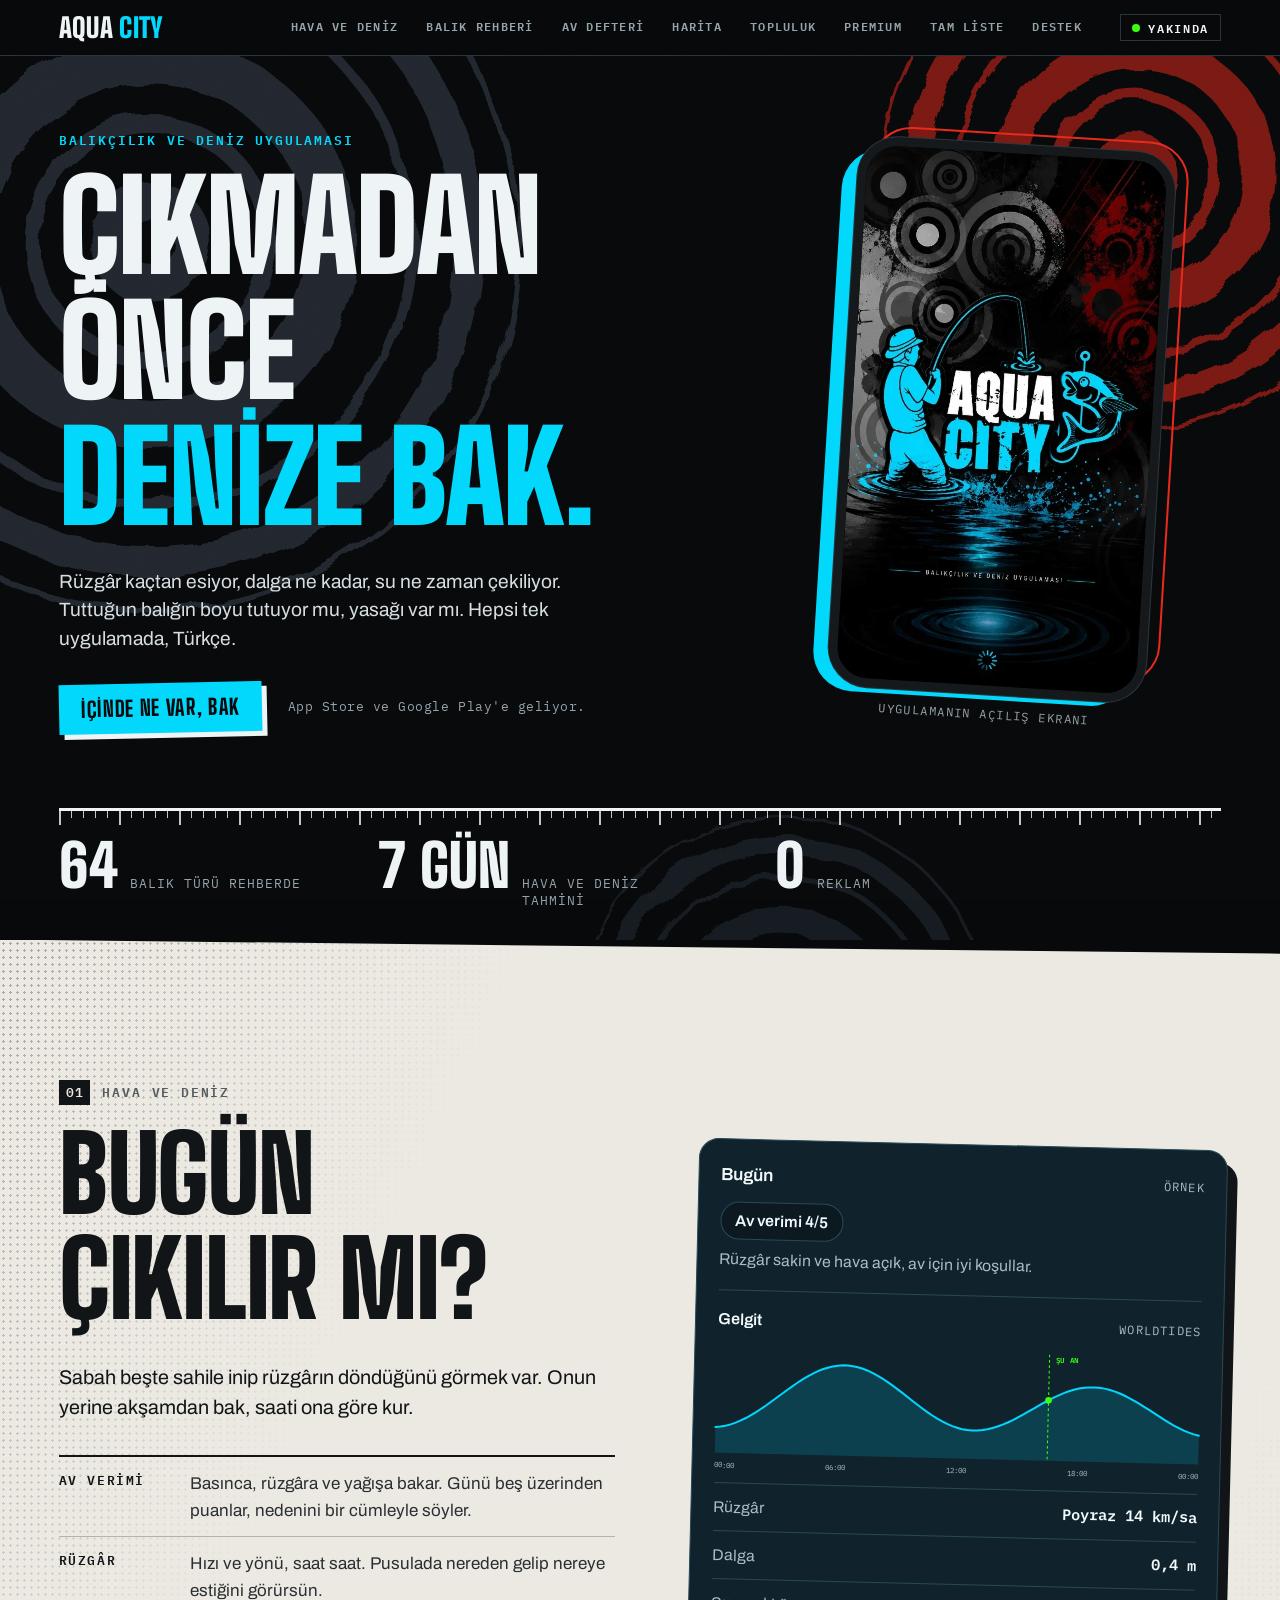
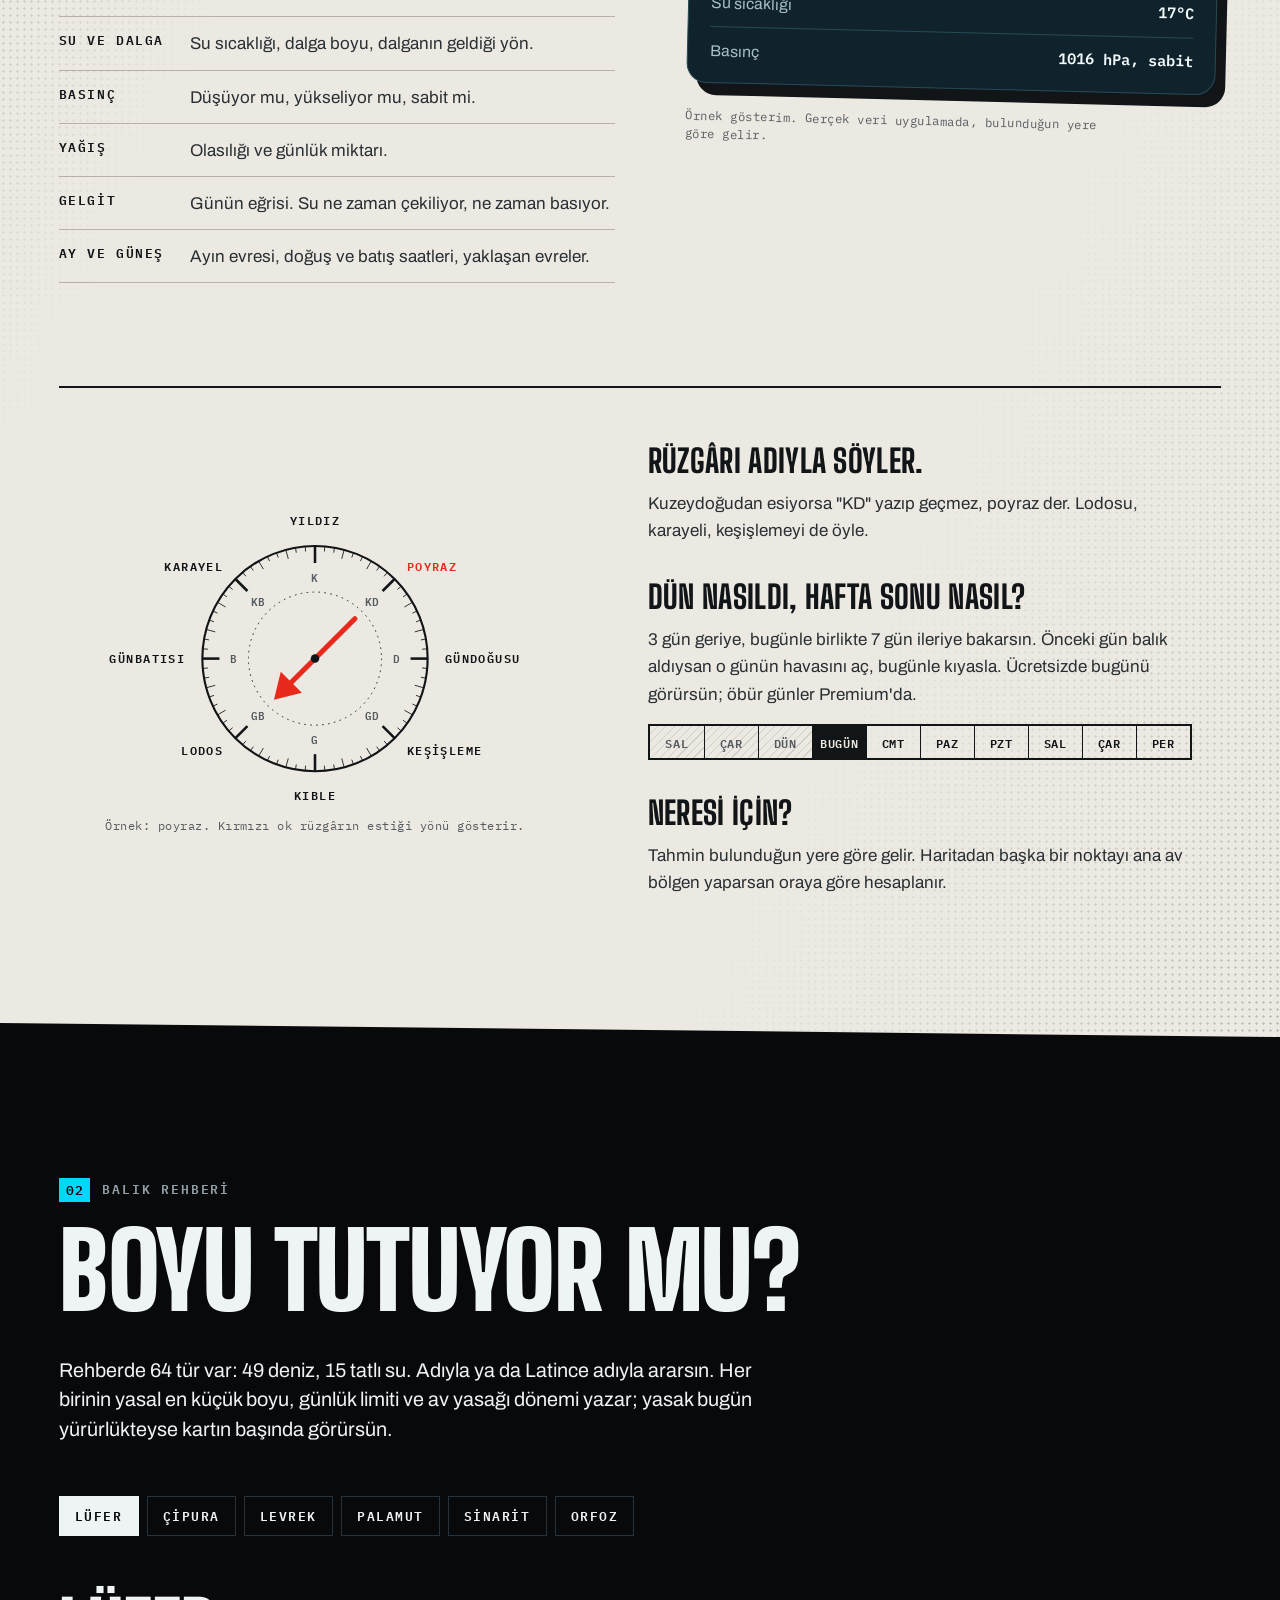
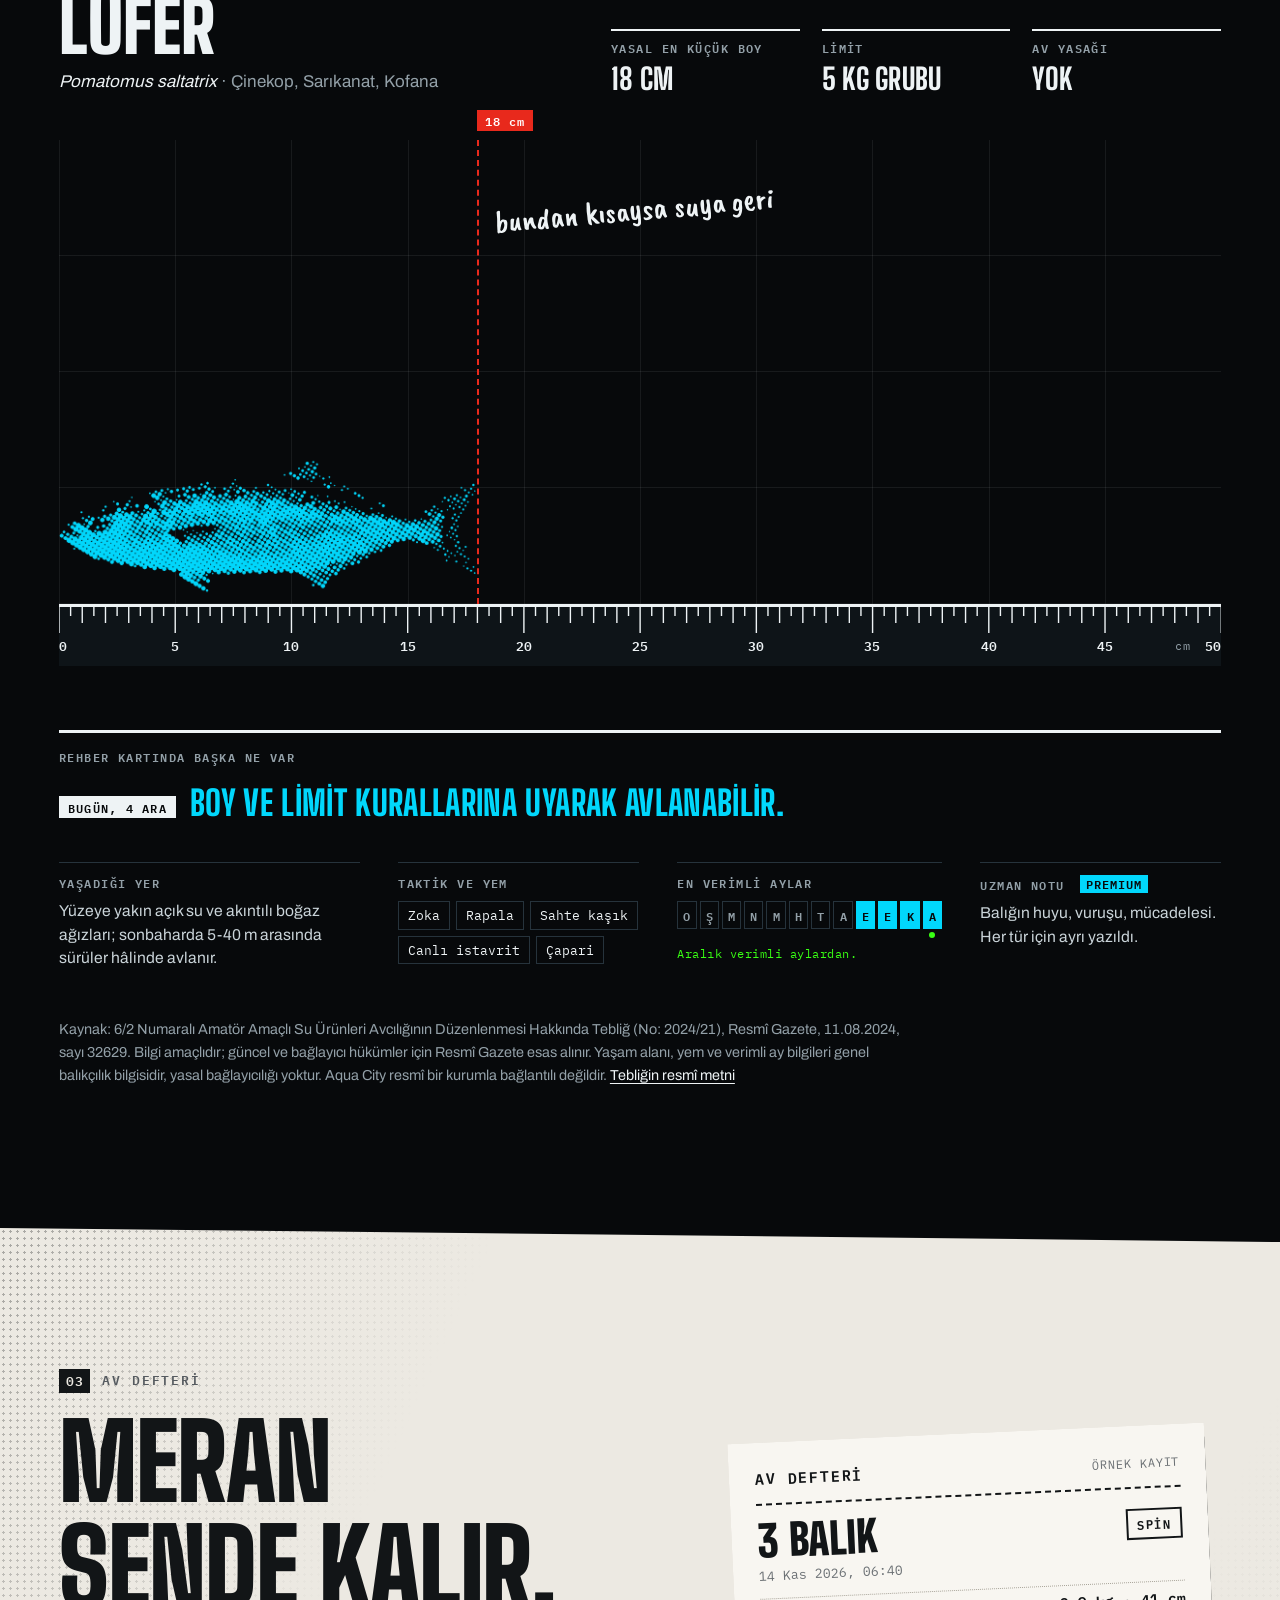
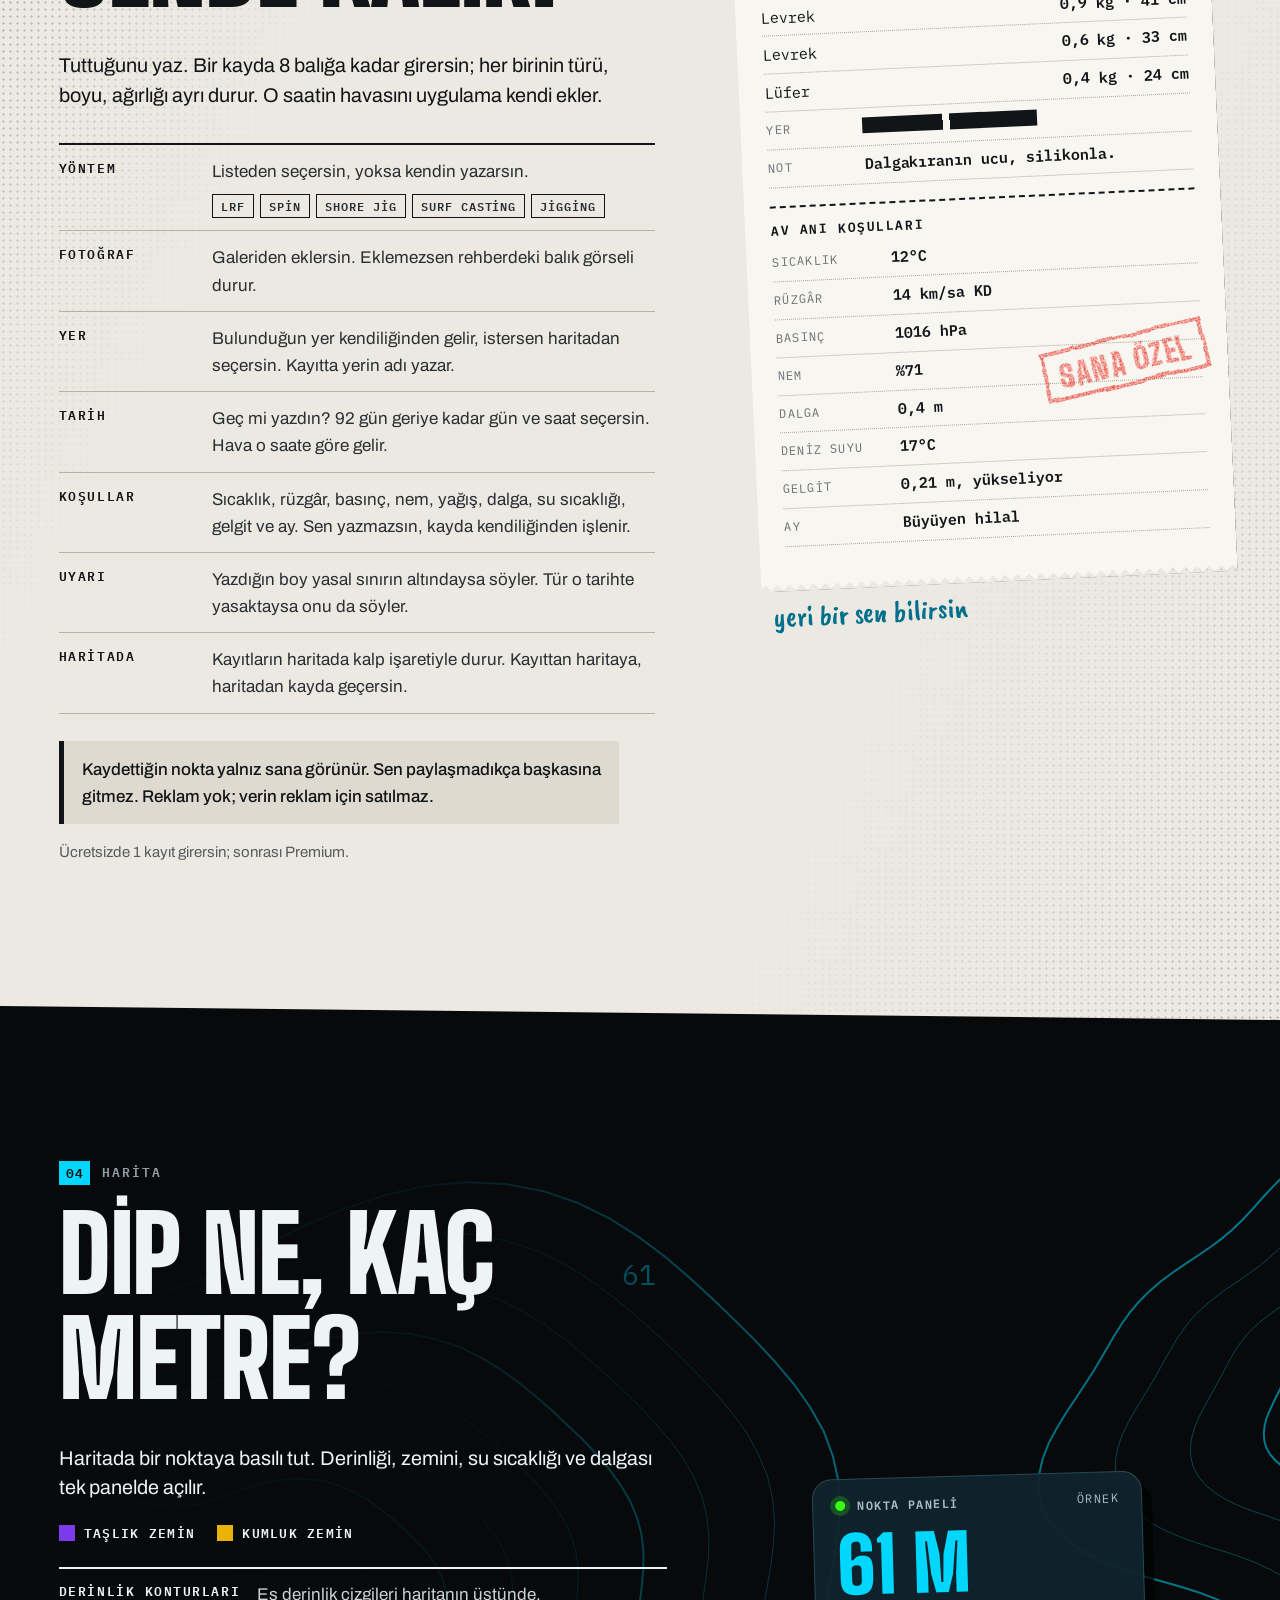
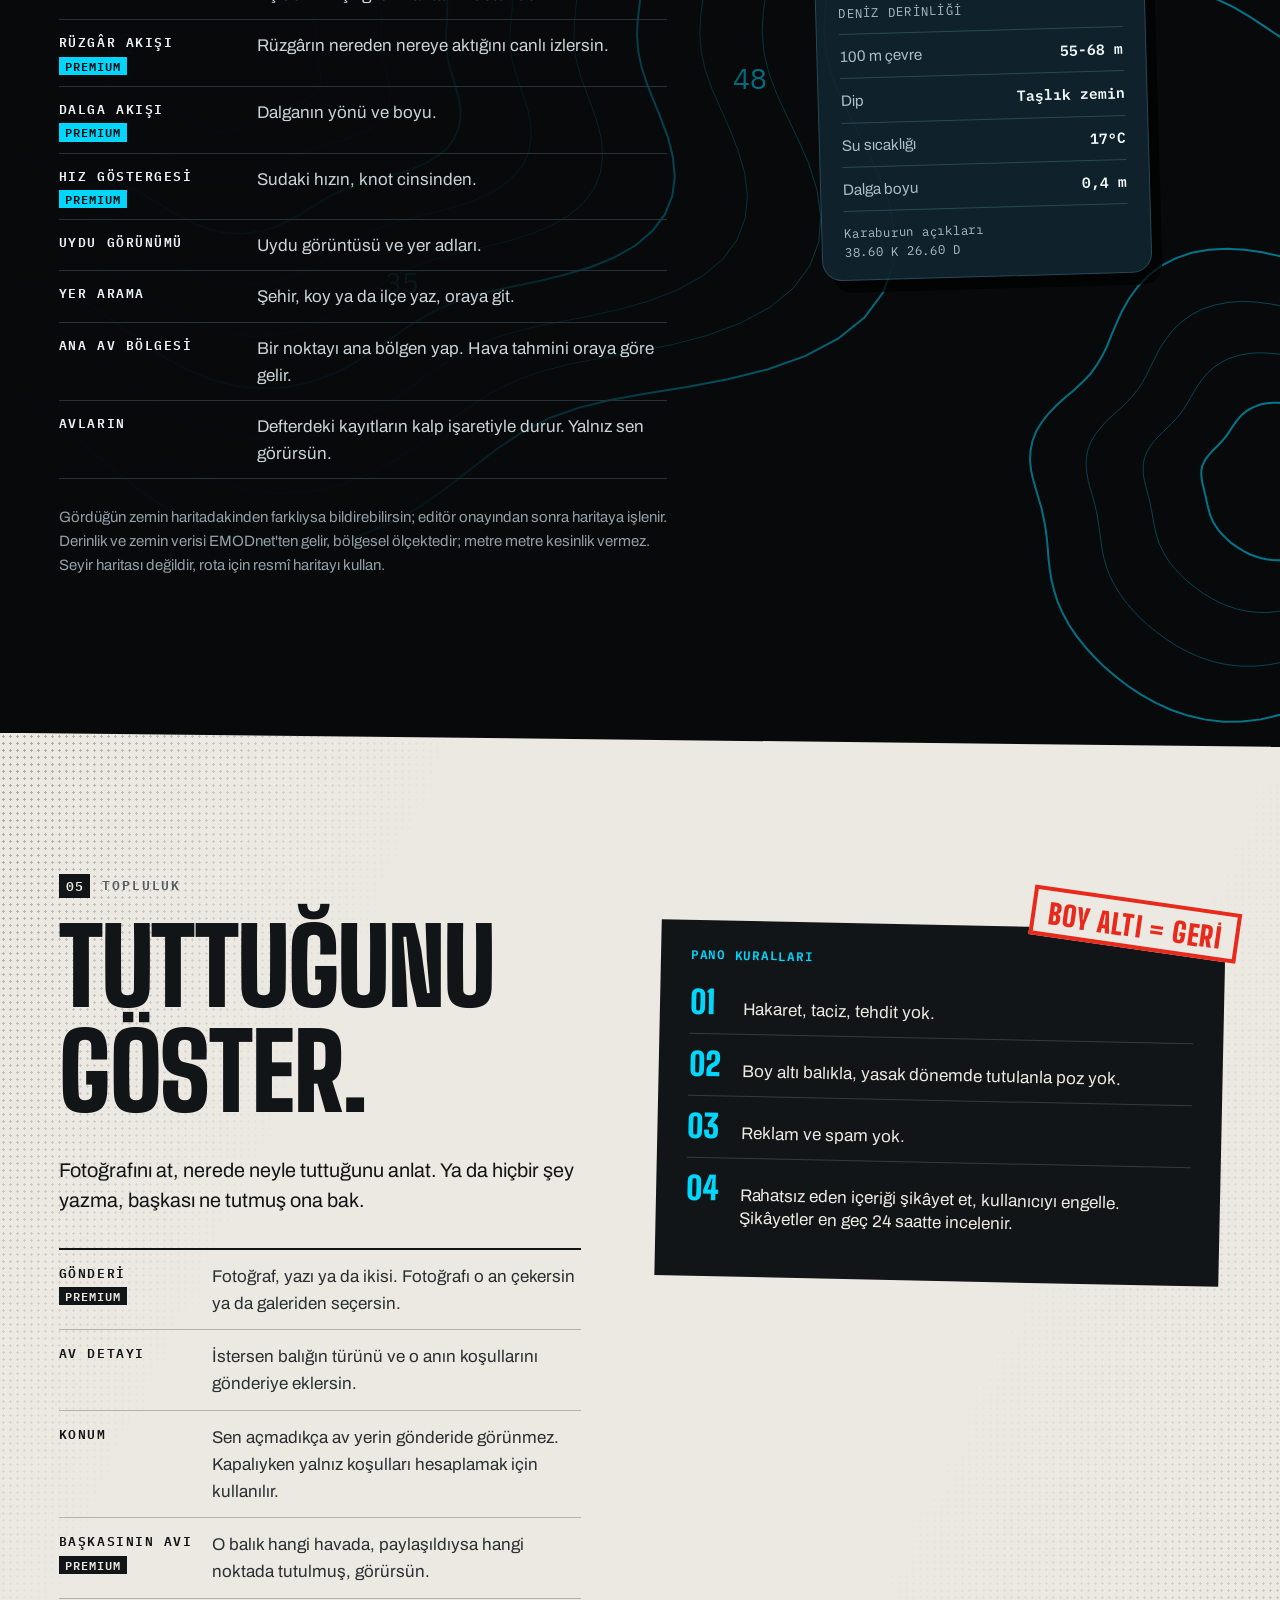
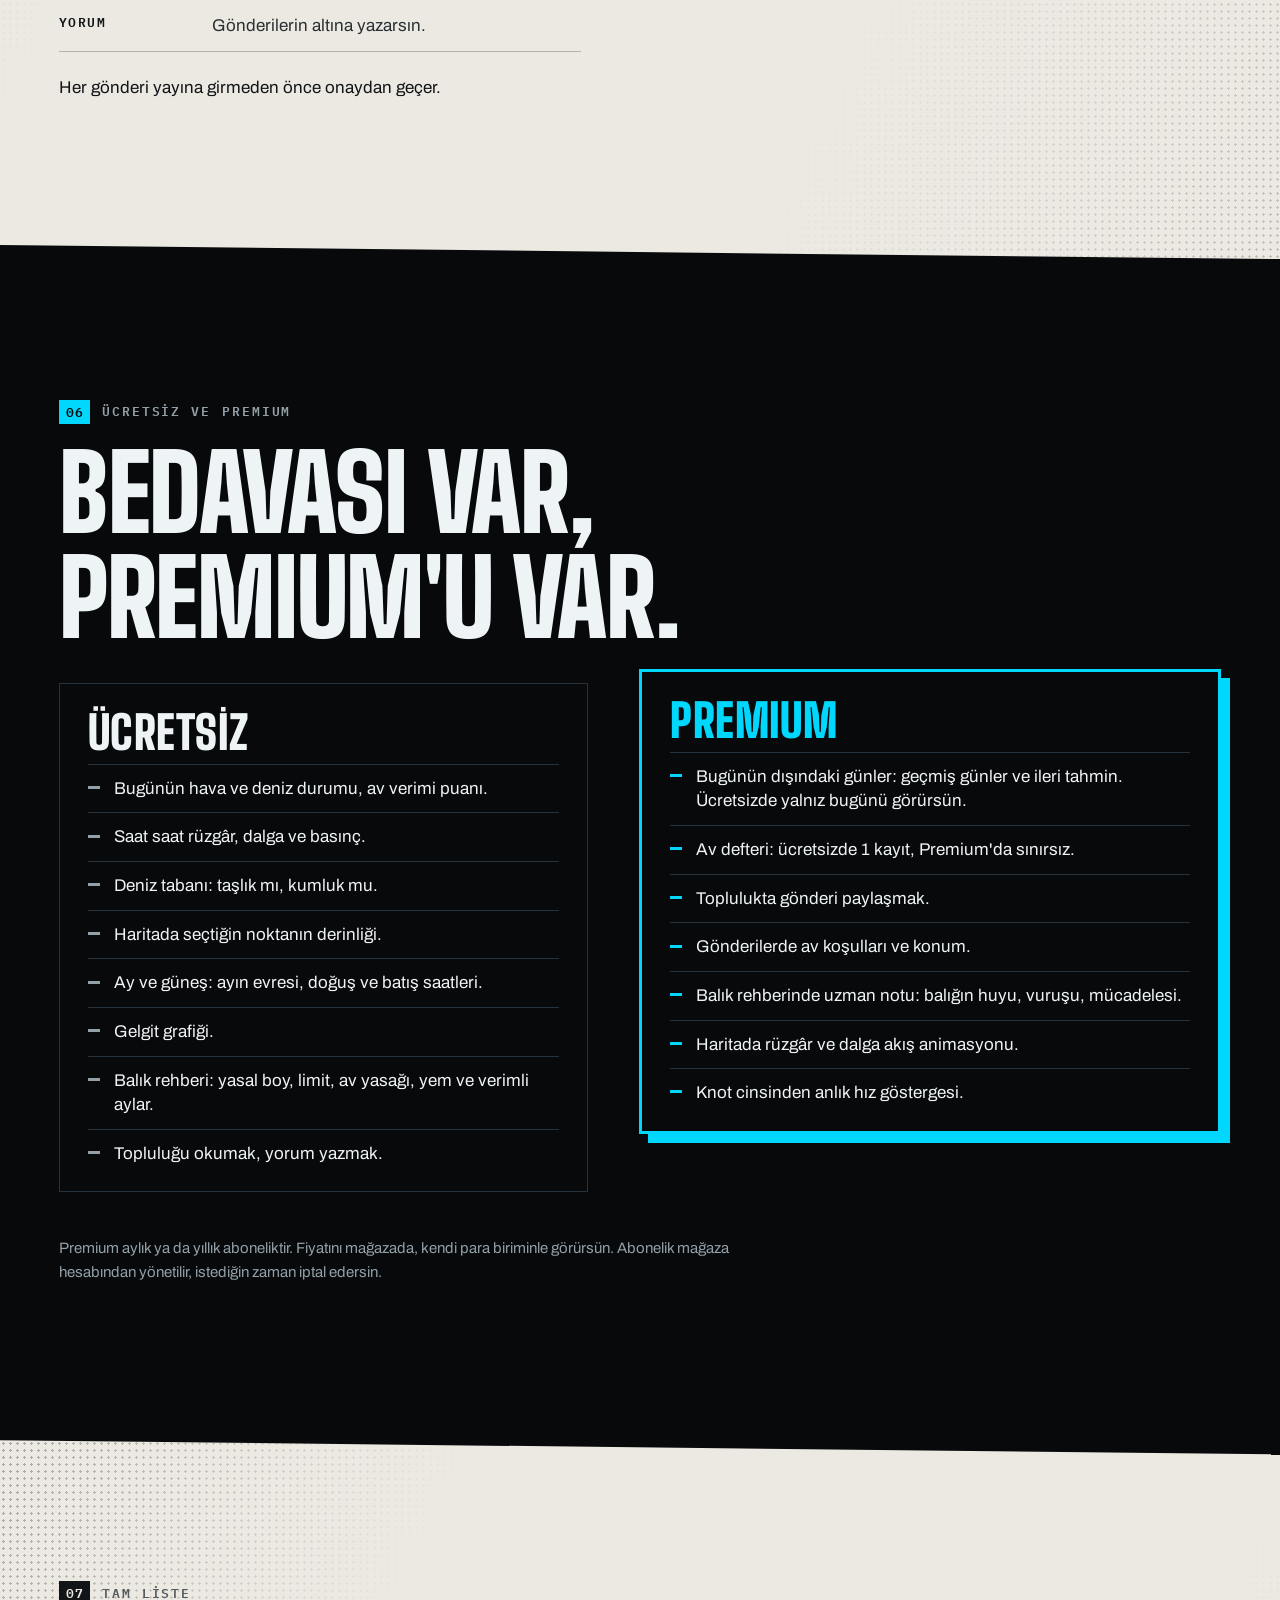
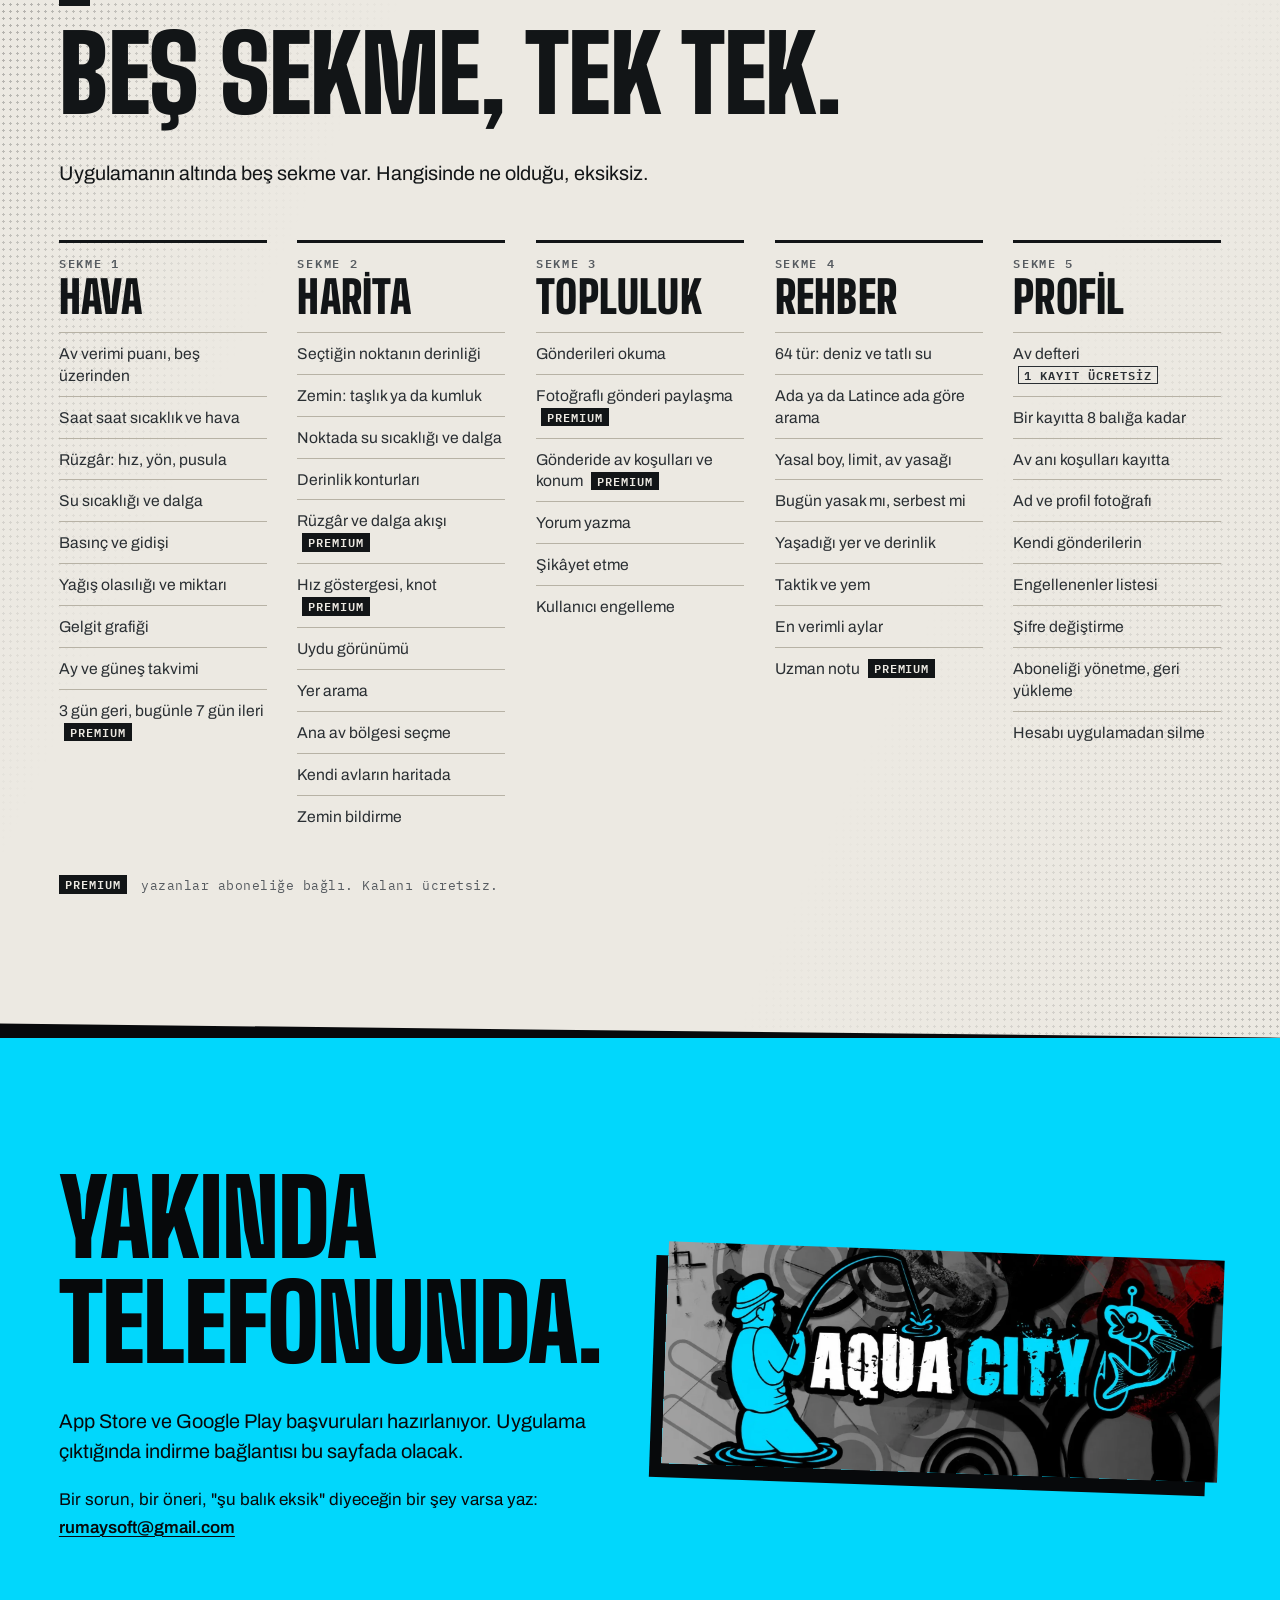
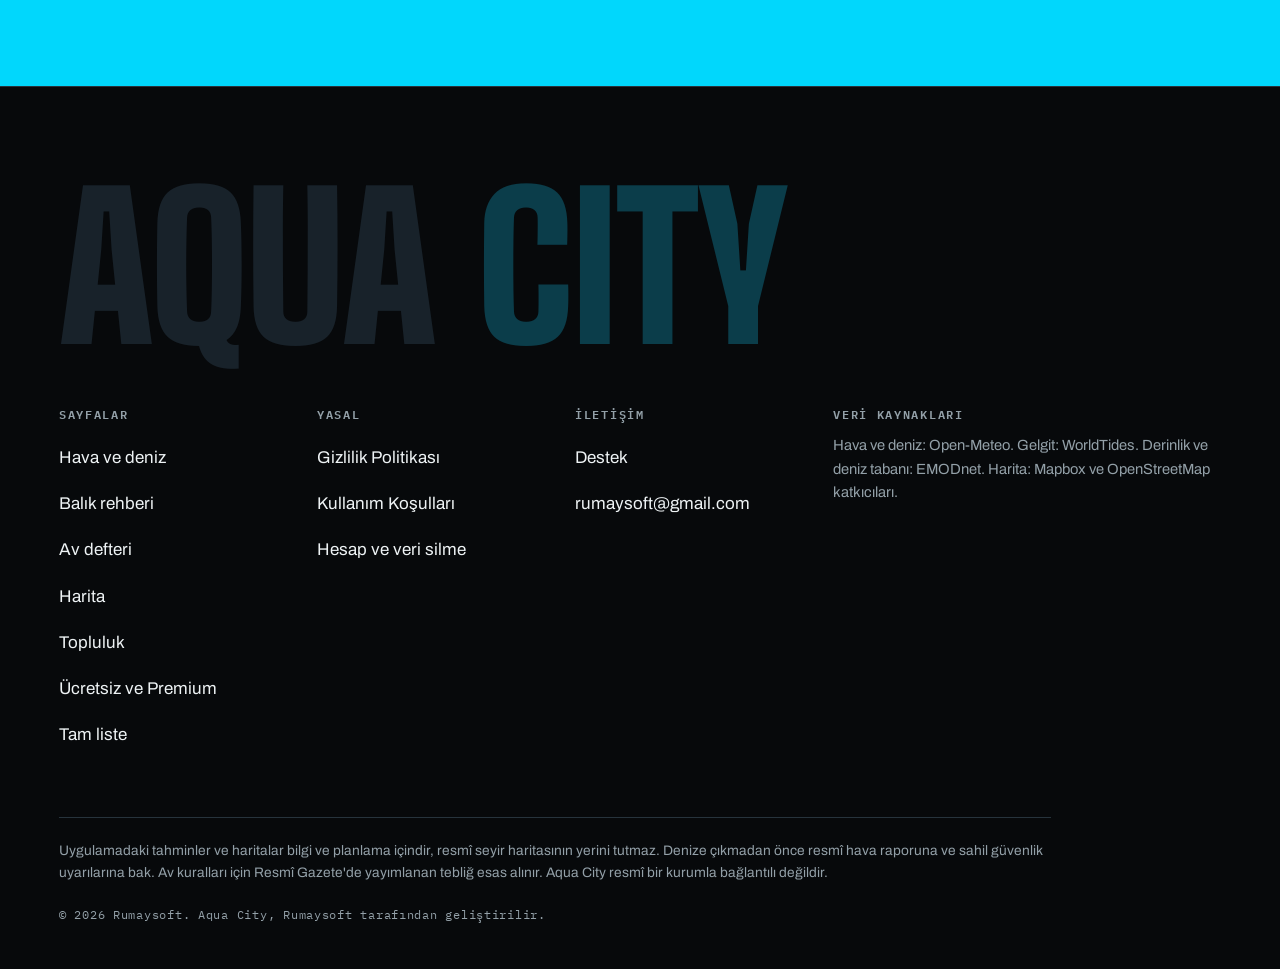
<file: index.html>
<!doctype html>
<html lang="tr">
<head>
<meta charset="utf-8">
<meta name="viewport" content="width=device-width, initial-scale=1">
<title>Aqua City | Balıkçılık ve deniz uygulaması</title>
<meta name="description" content="Rüzgâr, dalga, gelgit, ay takvimi. 64 balığın yasal boyu ve av yasağı. Derinlik ve zemin haritası. Sana özel av defteri. Aqua City yakında App Store ve Google Play'de.">
<meta name="robots" content="noindex">
<meta name="theme-color" content="#07090B">
<meta property="og:type" content="website">
<meta property="og:site_name" content="Aqua City">
<meta property="og:title" content="Aqua City | Balıkçılık ve deniz uygulaması">
<meta property="og:description" content="Rüzgâr, dalga, gelgit, ay takvimi. 64 balığın yasal boyu ve av yasağı. Derinlik ve zemin haritası. Sana özel av defteri. Aqua City yakında App Store ve Google Play'de.">
<meta property="og:locale" content="tr_TR">
<link rel="canonical" href="https://ahmetbuyukkar3-creator.github.io/aquacity/">
<meta property="og:url" content="https://ahmetbuyukkar3-creator.github.io/aquacity/">
<meta property="og:image" content="https://ahmetbuyukkar3-creator.github.io/aquacity/assets/img/paylasim.jpg">
<link rel="icon" type="image/png" href="./assets/img/favicon.png">
<link rel="apple-touch-icon" href="./assets/img/apple-touch-icon.png">
<link rel="preload" href="./assets/fonts/bigshoulders-latin.woff2" as="font" type="font/woff2" crossorigin>
<link rel="preload" href="./assets/fonts/archivo-latin.woff2" as="font" type="font/woff2" crossorigin>
<link rel="stylesheet" href="./css/site.css?v=4631f51a">
</head>
<body class="ana">
<a class="atla" href="#icerik">İçeriğe geç</a>
<header class="ust">
  <a class="ust__ad" href="./" aria-label="Aqua City ana sayfa" lang="en">Aqua <span>City</span></a>
  <nav class="ust__menu" aria-label="Ana menü">
    <a href="./#hava">Hava ve deniz</a>
    <a href="./#rehber">Balık rehberi</a>
    <a href="./#defter">Av defteri</a>
    <a href="./#harita">Harita</a>
    <a href="./#topluluk">Topluluk</a>
    <a href="./#premium" lang="en">Premium</a>
    <a href="./#liste">Tam liste</a>
    <a href="./destek/">Destek</a>
  </nav>
  <p class="ust__durum"><span aria-hidden="true"></span>Yakında</p>
</header>

<main id="icerik">
<svg class="gizli" aria-hidden="true" focusable="false">
  <defs>
    <!-- Baski murekkebi: kenarlari hafif orselenmis, icinde bosluklar olan doku. -->
    <filter id="murekkep" x="-6%" y="-6%" width="112%" height="112%">
      <feTurbulence type="fractalNoise" baseFrequency="0.85" numOctaves="2" seed="7" result="g"/>
      <feColorMatrix in="g" type="matrix" values="0 0 0 0 0  0 0 0 0 0  0 0 0 0 0  0 0 0 -1.7 1.32" result="d"/>
      <feComposite in="SourceGraphic" in2="d" operator="in" result="b"/>
      <feTurbulence type="fractalNoise" baseFrequency="0.035" numOctaves="2" seed="3" result="k"/>
      <feDisplacementMap in="b" in2="k" scale="5"/>
    </filter>
    <filter id="hirpala" x="-4%" y="-4%" width="108%" height="108%">
      <feTurbulence type="fractalNoise" baseFrequency="0.022" numOctaves="3" seed="11" result="k"/>
      <feDisplacementMap in="SourceGraphic" in2="k" scale="14"/>
    </filter>
    <symbol id="halka" viewBox="0 0 400 400">
      <g fill="none" stroke="currentColor">
        <circle cx="200" cy="200" r="22" stroke-width="20"/>
        <circle cx="200" cy="200" r="62" stroke-width="9"/>
        <circle cx="200" cy="200" r="96" stroke-width="26"/>
        <circle cx="200" cy="200" r="138" stroke-width="5"/>
        <circle cx="200" cy="200" r="168" stroke-width="16"/>
        <circle cx="200" cy="200" r="194" stroke-width="3"/>
      </g>
    </symbol>
  </defs>
</svg>

<section class="giris">
  <svg class="giris__halka giris__halka--1" aria-hidden="true"><use href="#halka"/></svg>
  <svg class="giris__halka giris__halka--2" aria-hidden="true"><use href="#halka"/></svg>
  <svg class="giris__halka giris__halka--3" aria-hidden="true"><use href="#halka"/></svg>

  <div class="giris__ic">
    <div class="giris__yazi">
      <p class="etiket">Balıkçılık ve deniz uygulaması</p>
      <h1>Çıkmadan önce <em>denize bak.</em></h1>
      <p class="giris__ozet">Rüzgâr kaçtan esiyor, dalga ne kadar, su ne zaman çekiliyor. Tuttuğun balığın boyu tutuyor mu, yasağı var mı. Hepsi tek uygulamada, Türkçe.</p>
      <div class="giris__eylem">
        <a class="dugme" href="#hava">İçinde ne var, bak</a>
        <p class="giris__durum">App Store ve Google Play'e geliyor.</p>
      </div>
    </div>

    <figure class="telefon">
      <div class="telefon__govde">
        <img src="./assets/img/acilis-ekrani.webp" width="576" height="1024" alt="Aqua City açılış ekranı: elinde olta olan balıkçı figürü ve Aqua City yazısı" fetchpriority="high">
      </div>
      <figcaption>Uygulamanın açılış ekranı</figcaption>
    </figure>
  </div>

  <dl class="giris__serit">
    <div><dt>64</dt><dd>balık türü rehberde</dd></div>
    <div><dt>7 gün</dt><dd>hava ve deniz tahmini</dd></div>
    <div><dt>0</dt><dd>reklam</dd></div>
  </dl>
</section>

<section class="bolum bolum--kagit" id="hava">
  <div class="bolum__ic">
    <div class="hava">
      <div class="hava__yazi">
        <p class="bolum__no"><b>01</b> Hava ve deniz</p>
        <h2>Bugün çıkılır mı?</h2>
        <p class="buyuk">Sabah beşte sahile inip rüzgârın döndüğünü görmek var. Onun yerine akşamdan bak, saati ona göre kur.</p>
        <dl class="liste">
          <div><dt>Av verimi</dt><dd>Basınca, rüzgâra ve yağışa bakar. Günü beş üzerinden puanlar, nedenini bir cümleyle söyler.</dd></div>
          <div><dt>Rüzgâr</dt><dd>Hızı ve yönü, saat saat. Pusulada nereden gelip nereye estiğini görürsün.</dd></div>
          <div><dt>Su ve dalga</dt><dd>Su sıcaklığı, dalga boyu, dalganın geldiği yön.</dd></div>
          <div><dt>Basınç</dt><dd>Düşüyor mu, yükseliyor mu, sabit mi.</dd></div>
          <div><dt>Yağış</dt><dd>Olasılığı ve günlük miktarı.</dd></div>
          <div><dt>Gelgit</dt><dd>Günün eğrisi. Su ne zaman çekiliyor, ne zaman basıyor.</dd></div>
          <div><dt>Ay ve güneş</dt><dd>Ayın evresi, doğuş ve batış saatleri, yaklaşan evreler.</dd></div>
        </dl>
      </div>

      <figure class="ekran">
        <div class="ekran__kart">
          <p class="ekran__bas"><span>Bugün</span><span>Örnek</span></p>
          <p class="ekran__verim"><b>Av verimi 4/5</b>Rüzgâr sakin ve hava açık, av için iyi koşullar.</p>
          <p class="ekran__ara"><span>Gelgit</span><span lang="en">WorldTides</span></p>
          <svg class="gelgit" viewBox="0 0 720 200" role="img" aria-label="Bir günün gelgit eğrisi, örnek gösterim"><path class="gelgit__dolgu" d="M0.0,133.9L7.5,133.0L15.0,131.5L22.5,129.4L30.0,126.6L37.5,123.2L45.0,119.4L52.5,115.0L60.0,110.2L67.5,105.0L75.0,99.6L82.5,93.9L90.0,88.1L97.5,82.3L105.0,76.5L112.5,70.9L120.0,65.4L127.5,60.3L135.0,55.5L142.5,51.2L150.0,47.4L157.5,44.1L165.0,41.5L172.5,39.4L180.0,38.1L187.5,37.4L195.0,37.5L202.5,38.3L210.0,39.7L217.5,41.8L225.0,44.5L232.5,47.9L240.0,51.7L247.5,56.0L255.0,60.8L262.5,65.9L270.0,71.2L277.5,76.7L285.0,82.3L292.5,88.0L300.0,93.5L307.5,98.9L315.0,104.1L322.5,108.9L330.0,113.4L337.5,117.4L345.0,120.9L352.5,123.9L360.0,126.3L367.5,128.1L375.0,129.2L382.5,129.7L390.0,129.6L397.5,128.8L405.0,127.4L412.5,125.4L420.0,122.9L427.5,119.9L435.0,116.5L442.5,112.7L450.0,108.6L457.5,104.3L465.0,99.8L472.5,95.2L480.0,90.7L487.5,86.2L495.0,82.0L502.5,77.9L510.0,74.2L517.5,70.8L525.0,67.9L532.5,65.4L540.0,63.5L547.5,62.1L555.0,61.4L562.5,61.2L570.0,61.6L577.5,62.6L585.0,64.2L592.5,66.3L600.0,69.0L607.5,72.1L615.0,75.7L622.5,79.6L630.0,83.8L637.5,88.2L645.0,92.7L652.5,97.4L660.0,102.0L667.5,106.5L675.0,110.9L682.5,115.0L690.0,118.8L697.5,122.2L705.0,125.1L712.5,127.5L720.0,129.4L720,172L0,172Z"/><path class="gelgit__cizgi" d="M0.0,133.9L7.5,133.0L15.0,131.5L22.5,129.4L30.0,126.6L37.5,123.2L45.0,119.4L52.5,115.0L60.0,110.2L67.5,105.0L75.0,99.6L82.5,93.9L90.0,88.1L97.5,82.3L105.0,76.5L112.5,70.9L120.0,65.4L127.5,60.3L135.0,55.5L142.5,51.2L150.0,47.4L157.5,44.1L165.0,41.5L172.5,39.4L180.0,38.1L187.5,37.4L195.0,37.5L202.5,38.3L210.0,39.7L217.5,41.8L225.0,44.5L232.5,47.9L240.0,51.7L247.5,56.0L255.0,60.8L262.5,65.9L270.0,71.2L277.5,76.7L285.0,82.3L292.5,88.0L300.0,93.5L307.5,98.9L315.0,104.1L322.5,108.9L330.0,113.4L337.5,117.4L345.0,120.9L352.5,123.9L360.0,126.3L367.5,128.1L375.0,129.2L382.5,129.7L390.0,129.6L397.5,128.8L405.0,127.4L412.5,125.4L420.0,122.9L427.5,119.9L435.0,116.5L442.5,112.7L450.0,108.6L457.5,104.3L465.0,99.8L472.5,95.2L480.0,90.7L487.5,86.2L495.0,82.0L502.5,77.9L510.0,74.2L517.5,70.8L525.0,67.9L532.5,65.4L540.0,63.5L547.5,62.1L555.0,61.4L562.5,61.2L570.0,61.6L577.5,62.6L585.0,64.2L592.5,66.3L600.0,69.0L607.5,72.1L615.0,75.7L622.5,79.6L630.0,83.8L637.5,88.2L645.0,92.7L652.5,97.4L660.0,102.0L667.5,106.5L675.0,110.9L682.5,115.0L690.0,118.8L697.5,122.2L705.0,125.1L712.5,127.5L720.0,129.4"/><line class="gelgit__simdi" x1="495.0" y1="14" x2="495.0" y2="172"/><circle class="gelgit__nokta" cx="495.0" cy="82.0" r="5"/><text class="gelgit__etiket" x="504" y="26">ŞU AN</text><g class="gelgit__saat"><text x="0" y="194" text-anchor="start">00:00</text><text x="180" y="194" text-anchor="middle">06:00</text><text x="360" y="194" text-anchor="middle">12:00</text><text x="540" y="194" text-anchor="middle">18:00</text><text x="720" y="194" text-anchor="end">00:00</text></g></svg>
          <ul class="ekran__satir">
            <li><span>Rüzgâr</span><b>Poyraz 14 km/sa</b></li>
            <li><span>Dalga</span><b>0,4 m</b></li>
            <li><span>Su sıcaklığı</span><b>17°C</b></li>
            <li><span>Basınç</span><b>1016 hPa, sabit</b></li>
          </ul>
        </div>
        <figcaption>Örnek gösterim. Gerçek veri uygulamada, bulunduğun yere göre gelir.</figcaption>
      </figure>
    </div>

    <div class="hava__alt">
      <figure class="gul">
        <svg class="gul__cizim" viewBox="0 30 600 358" role="img" aria-label="Rüzgâr gülü: yıldız kuzey, poyraz kuzeydoğu, gündoğusu doğu, keşişleme güneydoğu, kıble güney, lodos güneybatı, günbatısı batı, karayel kuzeybatı. Örnekte poyraz esiyor."><circle class="gul__halka" cx="300" cy="210" r="132"/><circle class="gul__ic" cx="300" cy="210" r="78"/><g class="gul__cizgi"><line class="ana" x1="300.0" y1="78.0" x2="300.0" y2="98.0"/><line x1="311.5" y1="78.5" x2="311.0" y2="84.5"/><line x1="322.9" y1="80.0" x2="321.9" y2="85.9"/><line x1="334.2" y1="82.5" x2="331.3" y2="93.1"/><line x1="345.1" y1="86.0" x2="343.1" y2="91.6"/><line x1="355.8" y1="90.4" x2="353.2" y2="95.8"/><line x1="366.0" y1="95.7" x2="360.5" y2="105.2"/><line x1="375.7" y1="101.9" x2="372.3" y2="106.8"/><line x1="384.8" y1="108.9" x2="381.0" y2="113.5"/><line class="ana" x1="393.3" y1="116.7" x2="379.2" y2="130.8"/><line x1="401.1" y1="125.2" x2="396.5" y2="129.0"/><line x1="408.1" y1="134.3" x2="403.2" y2="137.7"/><line x1="414.3" y1="144.0" x2="404.8" y2="149.5"/><line x1="419.6" y1="154.2" x2="414.2" y2="156.8"/><line x1="424.0" y1="164.9" x2="418.4" y2="166.9"/><line x1="427.5" y1="175.8" x2="416.9" y2="178.7"/><line x1="430.0" y1="187.1" x2="424.1" y2="188.1"/><line x1="431.5" y1="198.5" x2="425.5" y2="199.0"/><line class="ana" x1="432.0" y1="210.0" x2="412.0" y2="210.0"/><line x1="431.5" y1="221.5" x2="425.5" y2="221.0"/><line x1="430.0" y1="232.9" x2="424.1" y2="231.9"/><line x1="427.5" y1="244.2" x2="416.9" y2="241.3"/><line x1="424.0" y1="255.1" x2="418.4" y2="253.1"/><line x1="419.6" y1="265.8" x2="414.2" y2="263.2"/><line x1="414.3" y1="276.0" x2="404.8" y2="270.5"/><line x1="408.1" y1="285.7" x2="403.2" y2="282.3"/><line x1="401.1" y1="294.8" x2="396.5" y2="291.0"/><line class="ana" x1="393.3" y1="303.3" x2="379.2" y2="289.2"/><line x1="384.8" y1="311.1" x2="381.0" y2="306.5"/><line x1="375.7" y1="318.1" x2="372.3" y2="313.2"/><line x1="366.0" y1="324.3" x2="360.5" y2="314.8"/><line x1="355.8" y1="329.6" x2="353.2" y2="324.2"/><line x1="345.1" y1="334.0" x2="343.1" y2="328.4"/><line x1="334.2" y1="337.5" x2="331.3" y2="326.9"/><line x1="322.9" y1="340.0" x2="321.9" y2="334.1"/><line x1="311.5" y1="341.5" x2="311.0" y2="335.5"/><line class="ana" x1="300.0" y1="342.0" x2="300.0" y2="322.0"/><line x1="288.5" y1="341.5" x2="289.0" y2="335.5"/><line x1="277.1" y1="340.0" x2="278.1" y2="334.1"/><line x1="265.8" y1="337.5" x2="268.7" y2="326.9"/><line x1="254.9" y1="334.0" x2="256.9" y2="328.4"/><line x1="244.2" y1="329.6" x2="246.8" y2="324.2"/><line x1="234.0" y1="324.3" x2="239.5" y2="314.8"/><line x1="224.3" y1="318.1" x2="227.7" y2="313.2"/><line x1="215.2" y1="311.1" x2="219.0" y2="306.5"/><line class="ana" x1="206.7" y1="303.3" x2="220.8" y2="289.2"/><line x1="198.9" y1="294.8" x2="203.5" y2="291.0"/><line x1="191.9" y1="285.7" x2="196.8" y2="282.3"/><line x1="185.7" y1="276.0" x2="195.2" y2="270.5"/><line x1="180.4" y1="265.8" x2="185.8" y2="263.2"/><line x1="176.0" y1="255.1" x2="181.6" y2="253.1"/><line x1="172.5" y1="244.2" x2="183.1" y2="241.3"/><line x1="170.0" y1="232.9" x2="175.9" y2="231.9"/><line x1="168.5" y1="221.5" x2="174.5" y2="221.0"/><line class="ana" x1="168.0" y1="210.0" x2="188.0" y2="210.0"/><line x1="168.5" y1="198.5" x2="174.5" y2="199.0"/><line x1="170.0" y1="187.1" x2="175.9" y2="188.1"/><line x1="172.5" y1="175.8" x2="183.1" y2="178.7"/><line x1="176.0" y1="164.9" x2="181.6" y2="166.9"/><line x1="180.4" y1="154.2" x2="185.8" y2="156.8"/><line x1="185.7" y1="144.0" x2="195.2" y2="149.5"/><line x1="191.9" y1="134.3" x2="196.8" y2="137.7"/><line x1="198.9" y1="125.2" x2="203.5" y2="129.0"/><line class="ana" x1="206.7" y1="116.7" x2="220.8" y2="130.8"/><line x1="215.2" y1="108.9" x2="219.0" y2="113.5"/><line x1="224.3" y1="101.9" x2="227.7" y2="106.8"/><line x1="234.0" y1="95.7" x2="239.5" y2="105.2"/><line x1="244.2" y1="90.4" x2="246.8" y2="95.8"/><line x1="254.9" y1="86.0" x2="256.9" y2="91.6"/><line x1="265.8" y1="82.5" x2="268.7" y2="93.1"/><line x1="277.1" y1="80.0" x2="278.1" y2="85.9"/><line x1="288.5" y1="78.5" x2="289.0" y2="84.5"/></g><g><text class="gul__kisa" x="300.0" y="120.0" text-anchor="middle">K</text><text class="gul__ad" x="300.0" y="54.0" text-anchor="middle">YILDIZ</text><text class="gul__kisa" x="367.2" y="147.8" text-anchor="middle">KD</text><text class="gul__ad gul__ad--secili" x="407.5" y="107.5" text-anchor="start">POYRAZ</text><text class="gul__kisa" x="395.0" y="215.0" text-anchor="middle">D</text><text class="gul__ad" x="452.0" y="215.0" text-anchor="start">GÜNDOĞUSU</text><text class="gul__kisa" x="367.2" y="282.2" text-anchor="middle">GD</text><text class="gul__ad" x="407.5" y="322.5" text-anchor="start">KEŞİŞLEME</text><text class="gul__kisa" x="300.0" y="310.0" text-anchor="middle">G</text><text class="gul__ad" x="300.0" y="376.0" text-anchor="middle">KIBLE</text><text class="gul__kisa" x="232.8" y="282.2" text-anchor="middle">GB</text><text class="gul__ad" x="192.5" y="322.5" text-anchor="end">LODOS</text><text class="gul__kisa" x="205.0" y="215.0" text-anchor="middle">B</text><text class="gul__ad" x="148.0" y="215.0" text-anchor="end">GÜNBATISI</text><text class="gul__kisa" x="232.8" y="147.8" text-anchor="middle">KB</text><text class="gul__ad" x="192.5" y="107.5" text-anchor="end">KARAYEL</text></g><line class="gul__ok" x1="346.7" y1="163.3" x2="266.1" y2="243.9"/><path class="gul__uc" d="M251.9,258.1L284.6,250.1L259.9,225.4Z"/><circle class="gul__gobek" cx="300" cy="210" r="5"/></svg>
        <figcaption>Örnek: poyraz. Kırmızı ok rüzgârın estiği yönü gösterir.</figcaption>
      </figure>

      <div class="hava__ek">
        <div>
          <h3 class="ara">Rüzgârı adıyla söyler.</h3>
          <p>Kuzeydoğudan esiyorsa "KD" yazıp geçmez, poyraz der. Lodosu, karayeli, keşişlemeyi de öyle.</p>
        </div>
        <div>
          <h3 class="ara">Dün nasıldı, hafta sonu nasıl?</h3>
          <p>3 gün geriye, bugünle birlikte 7 gün ileriye bakarsın. Önceki gün balık aldıysan o günün havasını aç, bugünle kıyasla. Ücretsizde bugünü görürsün; öbür günler <span lang="en">Premium</span>'da.</p>
          <ol class="gunler" aria-label="3 gün geri, bugün, 6 gün ileri"><li class="gun gun--gecmis" data-gun="-3">-3</li><li class="gun gun--gecmis" data-gun="-2">-2</li><li class="gun gun--gecmis" data-gun="-1">Dün</li><li class="gun gun--bugun" data-gun="0">Bugün</li><li class="gun" data-gun="1">+1</li><li class="gun" data-gun="2">+2</li><li class="gun" data-gun="3">+3</li><li class="gun" data-gun="4">+4</li><li class="gun" data-gun="5">+5</li><li class="gun" data-gun="6">+6</li></ol>
        </div>
        <div>
          <h3 class="ara">Neresi için?</h3>
          <p>Tahmin bulunduğun yere göre gelir. Haritadan başka bir noktayı ana av bölgen yaparsan oraya göre hesaplanır.</p>
        </div>
      </div>
    </div>
  </div>
</section>

<section class="bolum" id="rehber">
  <div class="bolum__ic">
    <p class="bolum__no"><b>02</b> Balık rehberi</p>
    <h2>Boyu tutuyor mu?</h2>
    <p class="buyuk dar">Rehberde 64 tür var: 49 deniz, 15 tatlı su. Adıyla ya da Latince adıyla ararsın. Her birinin yasal en küçük boyu, günlük limiti ve av yasağı dönemi yazar; yasak bugün yürürlükteyse kartın başında görürsün.</p>

    <div class="cetvel" data-uzunluk="50">
      <div class="cetvel__tur" role="group" aria-label="Tür seç"><button type="button" class="tur" data-tur="0" aria-pressed="true">Lüfer</button><button type="button" class="tur" data-tur="1" aria-pressed="false">Çipura</button><button type="button" class="tur" data-tur="2" aria-pressed="false">Levrek</button><button type="button" class="tur" data-tur="3" aria-pressed="false">Palamut</button><button type="button" class="tur" data-tur="4" aria-pressed="false">Sinarit</button><button type="button" class="tur" data-tur="5" aria-pressed="false">Orfoz</button></div>

      <div class="cetvel__bilgi" aria-live="polite">
        <div>
          <p class="cetvel__ad"></p>
          <p class="cetvel__bilimsel"></p>
        </div>
        <dl class="cetvel__veri"></dl>
      </div>

      <div class="cetvel__kaydir">
        <div class="cetvel__ic">
          <div class="cetvel__sahne">
            <div class="cetvel__balik" role="img"></div>
            <div class="cetvel__sinir"><span></span></div>
            <p class="cetvel__not el">bundan kısaysa suya geri</p>
            <p class="cetvel__damga" hidden>Koruma altında</p>
          </div>
          <div class="cetvel__tahta"><svg class="cetvel__cizgi" viewBox="0 0 500 26" preserveAspectRatio="none" aria-hidden="true"><line x1="0" y1="0" x2="0" y2="26"/><line x1="5" y1="0" x2="5" y2="9"/><line x1="10" y1="0" x2="10" y2="16"/><line x1="15" y1="0" x2="15" y2="9"/><line x1="20" y1="0" x2="20" y2="16"/><line x1="25" y1="0" x2="25" y2="9"/><line x1="30" y1="0" x2="30" y2="16"/><line x1="35" y1="0" x2="35" y2="9"/><line x1="40" y1="0" x2="40" y2="16"/><line x1="45" y1="0" x2="45" y2="9"/><line x1="50" y1="0" x2="50" y2="26"/><line x1="55" y1="0" x2="55" y2="9"/><line x1="60" y1="0" x2="60" y2="16"/><line x1="65" y1="0" x2="65" y2="9"/><line x1="70" y1="0" x2="70" y2="16"/><line x1="75" y1="0" x2="75" y2="9"/><line x1="80" y1="0" x2="80" y2="16"/><line x1="85" y1="0" x2="85" y2="9"/><line x1="90" y1="0" x2="90" y2="16"/><line x1="95" y1="0" x2="95" y2="9"/><line x1="100" y1="0" x2="100" y2="26"/><line x1="105" y1="0" x2="105" y2="9"/><line x1="110" y1="0" x2="110" y2="16"/><line x1="115" y1="0" x2="115" y2="9"/><line x1="120" y1="0" x2="120" y2="16"/><line x1="125" y1="0" x2="125" y2="9"/><line x1="130" y1="0" x2="130" y2="16"/><line x1="135" y1="0" x2="135" y2="9"/><line x1="140" y1="0" x2="140" y2="16"/><line x1="145" y1="0" x2="145" y2="9"/><line x1="150" y1="0" x2="150" y2="26"/><line x1="155" y1="0" x2="155" y2="9"/><line x1="160" y1="0" x2="160" y2="16"/><line x1="165" y1="0" x2="165" y2="9"/><line x1="170" y1="0" x2="170" y2="16"/><line x1="175" y1="0" x2="175" y2="9"/><line x1="180" y1="0" x2="180" y2="16"/><line x1="185" y1="0" x2="185" y2="9"/><line x1="190" y1="0" x2="190" y2="16"/><line x1="195" y1="0" x2="195" y2="9"/><line x1="200" y1="0" x2="200" y2="26"/><line x1="205" y1="0" x2="205" y2="9"/><line x1="210" y1="0" x2="210" y2="16"/><line x1="215" y1="0" x2="215" y2="9"/><line x1="220" y1="0" x2="220" y2="16"/><line x1="225" y1="0" x2="225" y2="9"/><line x1="230" y1="0" x2="230" y2="16"/><line x1="235" y1="0" x2="235" y2="9"/><line x1="240" y1="0" x2="240" y2="16"/><line x1="245" y1="0" x2="245" y2="9"/><line x1="250" y1="0" x2="250" y2="26"/><line x1="255" y1="0" x2="255" y2="9"/><line x1="260" y1="0" x2="260" y2="16"/><line x1="265" y1="0" x2="265" y2="9"/><line x1="270" y1="0" x2="270" y2="16"/><line x1="275" y1="0" x2="275" y2="9"/><line x1="280" y1="0" x2="280" y2="16"/><line x1="285" y1="0" x2="285" y2="9"/><line x1="290" y1="0" x2="290" y2="16"/><line x1="295" y1="0" x2="295" y2="9"/><line x1="300" y1="0" x2="300" y2="26"/><line x1="305" y1="0" x2="305" y2="9"/><line x1="310" y1="0" x2="310" y2="16"/><line x1="315" y1="0" x2="315" y2="9"/><line x1="320" y1="0" x2="320" y2="16"/><line x1="325" y1="0" x2="325" y2="9"/><line x1="330" y1="0" x2="330" y2="16"/><line x1="335" y1="0" x2="335" y2="9"/><line x1="340" y1="0" x2="340" y2="16"/><line x1="345" y1="0" x2="345" y2="9"/><line x1="350" y1="0" x2="350" y2="26"/><line x1="355" y1="0" x2="355" y2="9"/><line x1="360" y1="0" x2="360" y2="16"/><line x1="365" y1="0" x2="365" y2="9"/><line x1="370" y1="0" x2="370" y2="16"/><line x1="375" y1="0" x2="375" y2="9"/><line x1="380" y1="0" x2="380" y2="16"/><line x1="385" y1="0" x2="385" y2="9"/><line x1="390" y1="0" x2="390" y2="16"/><line x1="395" y1="0" x2="395" y2="9"/><line x1="400" y1="0" x2="400" y2="26"/><line x1="405" y1="0" x2="405" y2="9"/><line x1="410" y1="0" x2="410" y2="16"/><line x1="415" y1="0" x2="415" y2="9"/><line x1="420" y1="0" x2="420" y2="16"/><line x1="425" y1="0" x2="425" y2="9"/><line x1="430" y1="0" x2="430" y2="16"/><line x1="435" y1="0" x2="435" y2="9"/><line x1="440" y1="0" x2="440" y2="16"/><line x1="445" y1="0" x2="445" y2="9"/><line x1="450" y1="0" x2="450" y2="26"/><line x1="455" y1="0" x2="455" y2="9"/><line x1="460" y1="0" x2="460" y2="16"/><line x1="465" y1="0" x2="465" y2="9"/><line x1="470" y1="0" x2="470" y2="16"/><line x1="475" y1="0" x2="475" y2="9"/><line x1="480" y1="0" x2="480" y2="16"/><line x1="485" y1="0" x2="485" y2="9"/><line x1="490" y1="0" x2="490" y2="16"/><line x1="495" y1="0" x2="495" y2="9"/><line x1="500" y1="0" x2="500" y2="26"/></svg><div class="cetvel__sayi" aria-hidden="true"><span style="left:0%">0</span><span style="left:10%">5</span><span style="left:20%">10</span><span style="left:30%">15</span><span style="left:40%">20</span><span style="left:50%">25</span><span style="left:60%">30</span><span style="left:70%">35</span><span style="left:80%">40</span><span style="left:90%">45</span><span style="left:100%">50</span></div><span class="cetvel__birim">cm</span></div>
        </div>
      </div>
      <p class="cetvel__ipucu">Cetveli kaydır</p>

      <div class="kart" hidden>
        <p class="kart__ust">Rehber kartında başka ne var</p>
        <p class="kart__durum"></p>
        <div class="kart__izgara">
          <div>
            <p class="kart__bas">Yaşadığı yer</p>
            <p class="kart__yer"></p>
          </div>
          <div class="kart__av">
            <p class="kart__bas">Taktik ve yem</p>
            <ul class="kart__yem"></ul>
          </div>
          <div class="kart__av">
            <p class="kart__bas">En verimli aylar</p>
            <ol class="ay" aria-label="Aylar"></ol>
            <p class="ay__not"></p>
          </div>
          <div>
            <p class="kart__bas">Uzman notu <span class="p" lang="en">Premium</span></p>
            <p>Balığın huyu, vuruşu, mücadelesi. Her tür için ayrı yazıldı.</p>
          </div>
        </div>
      </div>

      <script type="application/json" id="cetvel-verisi">[{"id":"d_lufer","ad":"Lüfer (Çinekop, Sarıkanat, Kofana)","bilimsel":"Pomatomus saltatrix","tur":"Deniz","boy":18,"limit":"5 kg grubu","yasak":null,"pencere":null,"ekPencere":false,"korumada":false,"habitat":"Yüzeye yakın açık su ve akıntılı boğaz ağızları; sonbaharda 5-40 m arasında sürüler hâlinde avlanır.","yemler":["Zoka","Rapala","Sahte kaşık","Canlı istavrit","Çapari"],"aylar":[9,10,11,12],"cm":18,"oran":2.8993288590604025,"kisa":"Lüfer","ek":"Çinekop, Sarıkanat, Kofana"},{"id":"d_cipura","ad":"Çipura","bilimsel":"Sparus aurata","tur":"Deniz","boy":20,"limit":"5 kg grubu","yasak":null,"pencere":null,"ekPencere":false,"korumada":false,"habitat":"Kumluk ve deniz çayırı (erişte) yatakları, lagün ve dalyan ağızları; 2-30 m arası.","yemler":["Midye içi","Karides","Boru kurdu","Deniz salyangozu"],"aylar":[8,9,10,11],"cm":20,"oran":1.9591836734693877,"kisa":"Çipura","ek":""},{"id":"d_levrek","ad":"Levrek","bilimsel":"Dicentrarchus labrax","tur":"Deniz","boy":25,"limit":"5 kg grubu","yasak":null,"pencere":null,"ekPencere":false,"korumada":false,"habitat":"Kayalık kıyılar, liman ağızları, dalgakıranlar ve tatlı su karışan nehir ağızları; genellikle 1-30 m.","yemler":["Silikon shad","Minnow maket","Canlı karides","Boru kurdu"],"aylar":[3,4,10,11,12],"cm":25,"oran":2.4691358024691357,"kisa":"Levrek","ek":""},{"id":"d_palamut","ad":"Palamut / Torik","bilimsel":"Sarda sarda","tur":"Deniz","boy":25,"limit":"5 kg grubu","yasak":"1 Nisan - 14 Ağustos","pencere":[4,1,8,14],"ekPencere":false,"korumada":false,"habitat":"Açık suda ve boğaz geçişlerinde yüzeye yakın büyük sürüler; göç döneminde kıyıya iyice sokulur.","yemler":["Sırtı takımı","Kaşık","Zoka","Tüylü sahte"],"aylar":[8,9,10,11],"cm":25,"oran":2.9484029484029484,"kisa":"Palamut","ek":"Torik"},{"id":"d_sinarit","ad":"Sinarit","bilimsel":"Dentex dentex","tur":"Deniz","boy":35,"limit":"5 kg grubu","yasak":null,"pencere":null,"ekPencere":false,"korumada":false,"habitat":"Kayalık ve karışık zeminlerin üstündeki açık su; 15-100 m arası, akıntılı burun uçlarını sever.","yemler":["Canlı kalamar","Sırtı","Popper","Jig","Canlı istavrit"],"aylar":[5,6,9,10,11],"cm":35,"oran":1.8064516129032258,"kisa":"Sinarit","ek":""},{"id":"d_orfoz","ad":"Orfoz","bilimsel":"Epinephelus marginatus","tur":"Deniz","boy":null,"limit":"Avlanması yasak","yasak":"Yıl boyu koruma altında","pencere":null,"ekPencere":false,"korumada":true,"habitat":"Akdeniz ve Ege’nin kayalık, mağaralı diplerinde 20-200 m; tek bir mağarayı ömrü boyunca yurt edinir.","yemler":["Avlanamaz"],"aylar":[],"cm":36,"oran":1.8560687432867884,"kisa":"Orfoz","ek":""}]</script>
      <noscript><table class="cetvel__tablo"><tr><th>Tür</th><th>Yasal en küçük boy</th><th>Limit</th><th>Av yasağı</th></tr><tr><td>Lüfer (Çinekop, Sarıkanat, Kofana)</td><td>18 cm</td><td>5 kg grubu</td><td>Yok</td></tr><tr><td>Çipura</td><td>20 cm</td><td>5 kg grubu</td><td>Yok</td></tr><tr><td>Levrek</td><td>25 cm</td><td>5 kg grubu</td><td>Yok</td></tr><tr><td>Palamut / Torik</td><td>25 cm</td><td>5 kg grubu</td><td>1 Nisan - 14 Ağustos</td></tr><tr><td>Sinarit</td><td>35 cm</td><td>5 kg grubu</td><td>Yok</td></tr><tr><td>Orfoz</td><td>Yok</td><td>Avlanması yasak</td><td>Yıl boyu koruma altında</td></tr></table></noscript>
    </div>

    <p class="kaynak">Kaynak: 6/2 Numaralı Amatör Amaçlı Su Ürünleri Avcılığının Düzenlenmesi Hakkında Tebliğ (No: 2024/21), Resmî Gazete, 11.08.2024, sayı 32629. Bilgi amaçlıdır; güncel ve bağlayıcı hükümler için Resmî Gazete esas alınır. Yaşam alanı, yem ve verimli ay bilgileri genel balıkçılık bilgisidir, yasal bağlayıcılığı yoktur. Aqua City resmî bir kurumla bağlantılı değildir. <a href="https://www.resmigazete.gov.tr/eskiler/2024/08/20240811-4.htm" rel="noopener">Tebliğin resmî metni</a></p>
  </div>
</section>

<section class="bolum bolum--kagit" id="defter">
  <div class="bolum__ic defter">
    <div class="defter__yazi">
      <p class="bolum__no"><b>03</b> Av defteri</p>
      <h2>Meran sende kalır.</h2>
      <p class="buyuk">Tuttuğunu yaz. Bir kayda 8 balığa kadar girersin; her birinin türü, boyu, ağırlığı ayrı durur. O saatin havasını uygulama kendi ekler.</p>

      <dl class="liste liste--genis">
        <div>
          <dt>Yöntem</dt>
          <dd>Listeden seçersin, yoksa kendin yazarsın.
            <ul class="rozet"><li>LRF</li><li>SPİN</li><li>SHORE JİG</li><li>SURF CASTİNG</li><li>JİGGİNG</li></ul>
          </dd>
        </div>
        <div><dt>Fotoğraf</dt><dd>Galeriden eklersin. Eklemezsen rehberdeki balık görseli durur.</dd></div>
        <div><dt>Yer</dt><dd>Bulunduğun yer kendiliğinden gelir, istersen haritadan seçersin. Kayıtta yerin adı yazar.</dd></div>
        <div><dt>Tarih</dt><dd>Geç mi yazdın? 92 gün geriye kadar gün ve saat seçersin. Hava o saate göre gelir.</dd></div>
        <div><dt>Koşullar</dt><dd>Sıcaklık, rüzgâr, basınç, nem, yağış, dalga, su sıcaklığı, gelgit ve ay. Sen yazmazsın, kayda kendiliğinden işlenir.</dd></div>
        <div><dt>Uyarı</dt><dd>Yazdığın boy yasal sınırın altındaysa söyler. Tür o tarihte yasaktaysa onu da söyler.</dd></div>
        <div><dt>Haritada</dt><dd>Kayıtların haritada kalp işaretiyle durur. Kayıttan haritaya, haritadan kayda geçersin.</dd></div>
      </dl>

      <p class="defter__gizli">Kaydettiğin nokta yalnız sana görünür. Sen paylaşmadıkça başkasına gitmez. Reklam yok; verin reklam için satılmaz.</p>
      <p class="kucuk">Ücretsizde 1 kayıt girersin; sonrası <span lang="en">Premium</span>.</p>
    </div>

    <figure class="fis">
      <div class="fis__kagit">
        <p class="fis__bas">Av defteri <span>örnek kayıt</span></p>
        <p class="fis__ozet"><b>3 balık</b><span>Spin</span></p>
        <p class="fis__tarih">14 Kas 2026, 06:40</p>
        <ul class="fis__balik">
          <li><span>Levrek</span><b>0,9 kg · 41 cm</b></li>
          <li><span>Levrek</span><b>0,6 kg · 33 cm</b></li>
          <li><span>Lüfer</span><b>0,4 kg · 24 cm</b></li>
        </ul>
        <dl>
          <div><dt>Yer</dt><dd><span class="karalama"><span class="sr">yalnız sana görünür</span></span></dd></div>
          <div><dt>Not</dt><dd>Dalgakıranın ucu, silikonla.</dd></div>
        </dl>
        <p class="fis__ara">Av anı koşulları</p>
        <div class="fis__alt">
        <dl class="fis__kosul">
          <div><dt>Sıcaklık</dt><dd>12°C</dd></div>
          <div><dt>Rüzgâr</dt><dd>14 km/sa KD</dd></div>
          <div><dt>Basınç</dt><dd>1016 hPa</dd></div>
          <div><dt>Nem</dt><dd>%71</dd></div>
          <div><dt>Dalga</dt><dd>0,4 m</dd></div>
          <div><dt>Deniz suyu</dt><dd>17°C</dd></div>
          <div><dt>Gelgit</dt><dd>0,21 m, yükseliyor</dd></div>
          <div><dt>Ay</dt><dd>Büyüyen hilal</dd></div>
        </dl>
        <p class="fis__damga">Sana özel</p>
        </div>
      </div>
      <p class="fis__not el">yeri bir sen bilirsin</p>
    </figure>
  </div>
</section>

<section class="bolum bolum--harita" id="harita">
  <svg class="egri" viewBox="0 0 1000 520" preserveAspectRatio="xMidYMid slice" aria-hidden="true"><g class="egri__yol"><path class="kalin" d="M573.6,250.0L575.8,259.1L579.5,268.5L584.4,278.4L589.8,288.9L595.0,300.1L599.0,311.6L600.9,323.3L600.2,334.8L596.3,345.6L589.0,355.4L578.6,363.8L565.6,370.7L550.7,376.0L534.8,380.0L518.6,383.0L503.1,385.5L488.6,388.1L475.6,391.3L464.0,395.4L453.5,400.8L443.7,407.3L434.0,414.7L424.0,422.6L413.1,430.2L401.1,437.0L388.0,442.3L373.9,445.4L359.2,446.1L344.4,444.2L330.0,439.8L316.4,433.4L303.8,425.4L292.5,416.7L282.4,407.9L273.1,399.7L264.3,392.6L255.5,386.9L246.2,382.6L236.2,379.7L225.3,377.8L213.3,376.7L200.5,375.7L187.0,374.5L173.2,372.7L159.5,370.2L146.0,366.8L133.0,362.5L120.4,357.4L108.2,351.5L96.2,345.1L84.3,338.2L72.3,330.9L60.2,323.0L48.1,314.6L36.5,305.4L25.8,295.6L16.6,285.0L9.7,273.7L5.8,262.0L5.1,250.0L8.1,238.1L14.6,226.6L24.2,215.9L36.4,206.0L50.2,197.1L64.7,189.2L79.0,182.1L92.2,175.4L103.8,168.8L113.6,161.9L121.5,154.6L128.1,146.6L133.8,138.0L139.4,129.0L145.7,120.1L153.2,111.6L162.5,104.2L173.6,98.3L186.5,94.3L200.9,92.4L216.2,92.5L231.7,94.4L247.0,97.5L261.4,101.2L274.8,104.7L287.0,107.4L298.2,108.6L308.8,108.0L319.2,105.4L330.0,100.9L341.5,95.0L354.1,88.1L367.9,81.1L382.9,74.7L398.7,69.4L414.9,65.8L431.1,64.3L446.8,65.0L461.7,67.8L475.4,72.5L487.9,78.6L499.3,85.8L509.7,93.6L519.3,101.8L528.4,110.1L537.1,118.5L545.6,126.9L553.6,135.5L561.0,144.3L567.4,153.4L572.7,162.8L576.4,172.7L578.6,182.7L579.2,192.9L578.5,203.1L577.0,213.0L575.1,222.6L573.6,232.0L572.9,241.0L573.6,250.0Z"/><path d="M549.0,250.0L550.9,258.2L554.0,266.6L558.1,275.5L562.6,284.9L566.9,294.7L570.1,305.0L571.6,315.4L570.8,325.6L567.2,335.2L560.7,343.9L551.5,351.4L540.1,357.6L527.0,362.5L513.0,366.2L498.8,369.0L485.1,371.5L472.4,373.9L460.8,376.9L450.4,380.7L440.9,385.4L432.1,391.2L423.3,397.7L414.2,404.6L404.3,411.3L393.6,417.2L381.8,421.8L369.2,424.5L356.1,425.2L342.9,423.5L330.0,419.8L317.8,414.3L306.5,407.5L296.3,400.0L287.0,392.5L278.5,385.4L270.5,379.2L262.4,374.1L254.0,370.3L245.0,367.7L235.1,365.9L224.4,364.7L212.9,363.6L201.0,362.3L188.8,360.6L176.6,358.1L164.7,354.9L153.2,350.9L142.1,346.2L131.4,340.9L120.9,335.1L110.4,328.9L99.9,322.2L89.3,315.1L78.9,307.5L68.7,299.3L59.5,290.5L51.6,281.1L45.6,271.1L42.1,260.6L41.6,250.0L44.1,239.4L49.7,229.2L58.0,219.6L68.5,210.8L80.5,202.9L93.0,195.7L105.4,189.2L116.9,183.1L127.1,177.1L135.7,170.9L142.8,164.3L148.7,157.1L153.9,149.5L159.1,141.5L164.8,133.6L171.7,126.1L180.0,119.5L190.0,114.2L201.5,110.5L214.3,108.7L227.8,108.6L241.6,110.0L255.2,112.6L268.0,115.6L280.0,118.5L291.0,120.7L301.2,121.6L310.8,121.0L320.2,118.8L330.0,114.9L340.4,109.9L351.8,104.1L364.1,98.1L377.4,92.7L391.5,88.3L405.9,85.4L420.3,84.2L434.2,85.0L447.4,87.6L459.6,91.7L470.8,97.1L481.0,103.5L490.3,110.4L499.0,117.7L507.2,125.1L515.1,132.5L522.6,140.0L529.8,147.7L536.4,155.5L542.3,163.6L547.0,172.1L550.5,180.8L552.6,189.8L553.3,198.9L552.8,207.9L551.7,216.8L550.2,225.4L548.9,233.8L548.4,241.9L549.0,250.0Z"/><path d="M524.2,250.0L525.8,257.2L528.4,264.7L531.8,272.5L535.5,280.8L538.9,289.5L541.5,298.4L542.6,307.5L541.6,316.4L538.4,324.8L532.7,332.5L524.7,339.1L514.8,344.6L503.5,349.0L491.4,352.4L479.1,355.1L467.2,357.4L456.1,359.7L445.9,362.5L436.7,365.8L428.3,370.0L420.4,375.1L412.5,380.7L404.4,386.6L395.6,392.4L386.0,397.5L375.6,401.4L364.6,403.8L353.0,404.3L341.4,403.0L330.0,399.9L319.2,395.2L309.2,389.5L300.1,383.2L291.8,376.7L284.1,370.7L276.8,365.4L269.5,361.0L262.0,357.7L253.9,355.3L245.1,353.6L235.7,352.4L225.6,351.3L215.2,350.0L204.5,348.3L193.9,345.9L183.5,343.0L173.5,339.3L163.9,335.1L154.6,330.3L145.4,325.1L136.4,319.5L127.3,313.6L118.3,307.3L109.3,300.6L100.6,293.3L92.7,285.6L85.9,277.2L80.9,268.5L77.9,259.3L77.4,250.0L79.6,240.7L84.3,231.8L91.4,223.4L100.3,215.6L110.4,208.5L121.2,202.2L131.7,196.3L141.6,190.9L150.4,185.5L157.9,179.9L164.1,174.1L169.4,167.7L174.1,161.0L178.8,154.0L184.0,147.1L190.1,140.5L197.6,134.7L206.4,130.0L216.5,126.8L227.6,125.0L239.5,124.8L251.6,125.8L263.4,127.8L274.8,130.2L285.3,132.5L295.1,134.3L304.2,135.0L312.8,134.5L321.3,132.5L330.0,129.3L339.3,125.1L349.3,120.2L360.3,115.3L372.0,110.8L384.3,107.2L396.9,104.8L409.5,104.0L421.7,104.8L433.3,107.1L444.0,110.8L453.9,115.5L462.9,121.1L471.1,127.1L478.8,133.5L486.1,140.0L493.1,146.5L499.8,153.1L506.2,159.8L512.0,166.7L517.2,173.8L521.4,181.2L524.6,188.9L526.5,196.8L527.3,204.8L527.1,212.8L526.2,220.6L525.1,228.2L524.1,235.6L523.7,242.8L524.2,250.0Z"/><path class="kalin" d="M499.3,250.0L500.6,256.3L502.7,262.8L505.4,269.6L508.3,276.7L511.1,284.2L513.0,291.9L513.8,299.7L512.8,307.4L509.9,314.6L505.0,321.2L498.2,327.0L489.7,331.8L480.1,335.7L469.8,338.7L459.4,341.2L449.2,343.3L439.7,345.5L430.9,347.9L423.0,350.9L415.6,354.5L408.7,358.8L401.8,363.6L394.6,368.6L386.9,373.5L378.6,377.8L369.5,381.1L359.9,383.1L349.9,383.6L339.9,382.6L330.0,380.0L320.6,376.2L311.9,371.4L303.9,366.2L296.6,360.8L289.8,355.7L283.3,351.3L276.9,347.6L270.2,344.7L263.1,342.6L255.5,341.0L247.3,339.8L238.6,338.7L229.6,337.4L220.4,335.8L211.3,333.7L202.4,331.0L193.9,327.7L185.6,323.9L177.7,319.7L169.9,315.1L162.3,310.2L154.6,305.1L146.9,299.5L139.4,293.7L132.1,287.4L125.5,280.6L119.8,273.5L115.6,265.9L113.1,258.0L112.7,250.0L114.5,242.0L118.4,234.3L124.3,227.0L131.7,220.3L140.2,214.1L149.1,208.6L158.0,203.5L166.3,198.6L173.8,193.9L180.2,189.0L185.6,183.9L190.2,178.4L194.4,172.6L198.5,166.6L203.2,160.6L208.6,154.9L215.1,150.0L222.7,145.9L231.4,143.0L241.0,141.4L251.2,141.0L261.6,141.7L271.9,143.2L281.6,145.1L290.8,146.9L299.3,148.3L307.3,148.8L314.8,148.3L322.3,146.7L330.0,144.0L338.1,140.6L346.9,136.6L356.4,132.6L366.5,128.9L377.1,126.0L388.0,124.2L398.8,123.6L409.3,124.4L419.3,126.5L428.6,129.6L437.1,133.7L444.9,138.5L452.1,143.7L458.8,149.2L465.2,154.7L471.2,160.4L477.1,166.0L482.6,171.8L487.7,177.8L492.2,184.0L496.0,190.4L498.8,197.0L500.6,203.8L501.4,210.8L501.3,217.6L500.7,224.4L499.9,231.0L499.1,237.5L498.8,243.8L499.3,250.0Z"/><path d="M474.1,250.0L475.2,255.4L476.8,260.9L478.9,266.6L481.2,272.7L483.3,279.0L484.8,285.4L485.2,292.0L484.3,298.4L481.8,304.5L477.6,310.1L471.9,315.0L464.9,319.1L456.9,322.4L448.4,325.1L439.7,327.3L431.2,329.2L423.2,331.2L415.9,333.3L409.1,335.9L402.9,339.0L396.9,342.6L391.0,346.5L384.8,350.7L378.2,354.7L371.1,358.2L363.4,360.9L355.3,362.6L346.9,363.1L338.3,362.2L330.0,360.2L322.0,357.1L314.6,353.3L307.8,349.0L301.5,344.6L295.6,340.5L290.0,336.8L284.4,333.8L278.6,331.3L272.5,329.5L266.0,328.1L259.1,327.0L251.7,325.9L244.2,324.7L236.5,323.2L228.9,321.3L221.5,318.9L214.3,316.0L207.4,312.8L200.8,309.1L194.4,305.2L188.0,301.0L181.7,296.6L175.3,291.9L169.1,286.8L163.2,281.5L157.7,275.8L153.1,269.7L149.7,263.4L147.7,256.7L147.3,250.0L148.8,243.3L152.0,236.8L156.7,230.7L162.8,224.9L169.7,219.7L177.0,215.0L184.2,210.6L191.1,206.4L197.2,202.3L202.6,198.1L207.1,193.8L211.1,189.1L214.7,184.2L218.3,179.1L222.3,174.1L227.0,169.4L232.5,165.2L239.0,161.7L246.4,159.2L254.5,157.8L263.0,157.3L271.8,157.8L280.4,158.8L288.6,160.2L296.4,161.6L303.7,162.6L310.5,163.0L317.0,162.6L323.4,161.3L330.0,159.1L337.0,156.3L344.4,153.2L352.5,150.0L361.0,147.1L370.0,144.9L379.1,143.5L388.2,143.1L397.0,143.9L405.4,145.6L413.3,148.4L420.5,151.8L427.1,155.8L433.2,160.2L438.9,164.7L444.3,169.4L449.5,174.2L454.5,178.9L459.2,183.8L463.5,188.9L467.4,194.1L470.6,199.5L473.0,205.1L474.6,210.9L475.4,216.7L475.5,222.5L475.1,228.3L474.5,233.9L474.0,239.3L473.8,244.7L474.1,250.0Z"/><path d="M448.8,250.0L449.6,254.4L450.8,259.0L452.4,263.7L454.1,268.6L455.7,273.7L456.7,279.0L456.9,284.3L456.0,289.6L453.9,294.5L450.5,299.1L445.9,303.1L440.3,306.5L433.9,309.3L427.0,311.6L420.0,313.5L413.2,315.1L406.7,316.8L400.7,318.6L395.2,320.8L390.0,323.3L385.1,326.2L380.1,329.4L375.0,332.7L369.6,335.9L363.7,338.7L357.4,340.9L350.7,342.2L343.8,342.6L336.8,342.0L330.0,340.4L323.5,338.0L317.3,335.0L311.6,331.7L306.4,328.3L301.5,325.0L296.8,322.1L292.1,319.6L287.3,317.6L282.2,316.1L276.9,314.9L271.2,313.9L265.2,312.9L259.0,311.8L252.8,310.5L246.6,308.8L240.6,306.7L234.8,304.3L229.3,301.6L223.9,298.6L218.7,295.3L213.6,291.8L208.6,288.1L203.5,284.2L198.6,280.1L193.9,275.7L189.6,271.0L185.9,266.1L183.2,260.9L181.6,255.5L181.4,250.0L182.5,244.6L185.0,239.3L188.7,234.2L193.5,229.5L198.9,225.2L204.7,221.3L210.4,217.6L215.8,214.2L220.8,210.8L225.1,207.3L228.8,203.7L232.1,199.9L235.1,195.8L238.2,191.7L241.5,187.6L245.4,183.8L250.0,180.4L255.3,177.5L261.3,175.5L267.9,174.2L274.9,173.7L282.0,173.9L289.0,174.7L295.7,175.7L302.1,176.7L308.1,177.4L313.7,177.6L319.2,177.3L324.5,176.2L330.0,174.5L335.8,172.4L341.9,170.0L348.5,167.5L355.5,165.4L362.8,163.7L370.2,162.7L377.6,162.5L384.8,163.2L391.7,164.7L398.1,166.9L404.0,169.7L409.4,172.9L414.4,176.5L419.2,180.2L423.6,184.0L427.9,187.9L432.0,191.8L435.9,195.8L439.4,199.9L442.6,204.2L445.3,208.6L447.3,213.2L448.7,217.9L449.4,222.6L449.6,227.4L449.4,232.1L449.0,236.7L448.6,241.2L448.5,245.6L448.8,250.0Z"/><path class="kalin" d="M423.3,250.0L423.9,253.5L424.8,257.0L425.9,260.7L427.1,264.5L428.1,268.5L428.8,272.6L428.9,276.7L428.1,280.8L426.4,284.6L423.8,288.2L420.2,291.3L415.9,294.0L411.0,296.2L405.7,298.1L400.4,299.6L395.2,301.0L390.2,302.4L385.5,303.9L381.2,305.5L377.1,307.5L373.2,309.8L369.3,312.2L365.2,314.7L360.9,317.1L356.3,319.3L351.4,320.9L346.2,321.9L340.8,322.3L335.3,321.8L330.0,320.7L324.9,318.9L320.1,316.7L315.6,314.2L311.4,311.6L307.5,309.2L303.7,307.0L300.0,305.1L296.2,303.6L292.2,302.3L287.9,301.3L283.5,300.5L278.8,299.6L274.0,298.7L269.2,297.6L264.5,296.2L259.8,294.5L255.4,292.6L251.1,290.4L247.0,288.0L243.0,285.4L239.1,282.6L235.3,279.7L231.5,276.7L227.7,273.4L224.2,270.0L220.9,266.3L218.2,262.5L216.2,258.4L215.0,254.2L214.8,250.0L215.6,245.8L217.5,241.7L220.3,237.7L223.8,234.1L227.9,230.7L232.2,227.6L236.5,224.7L240.6,222.0L244.4,219.2L247.7,216.5L250.6,213.7L253.2,210.7L255.6,207.5L258.1,204.3L260.8,201.2L263.8,198.2L267.4,195.5L271.6,193.3L276.3,191.7L281.4,190.6L286.8,190.2L292.3,190.2L297.7,190.7L303.0,191.3L308.0,192.0L312.7,192.5L317.1,192.6L321.4,192.3L325.7,191.5L330.0,190.3L334.6,188.7L339.4,187.0L344.6,185.2L350.0,183.7L355.7,182.5L361.4,181.8L367.2,181.8L372.7,182.3L378.0,183.5L383.0,185.3L387.6,187.4L391.9,190.0L395.8,192.7L399.5,195.6L403.0,198.5L406.4,201.5L409.6,204.6L412.6,207.7L415.5,210.9L418.0,214.2L420.1,217.7L421.7,221.2L422.8,224.9L423.5,228.6L423.7,232.3L423.6,236.0L423.4,239.6L423.2,243.1L423.1,246.6L423.3,250.0Z"/><path d="M397.6,250.0L398.0,252.5L398.6,255.1L399.3,257.7L400.1,260.5L400.7,263.4L401.1,266.3L401.1,269.2L400.5,272.1L399.2,274.9L397.3,277.4L394.8,279.7L391.7,281.6L388.3,283.3L384.6,284.6L380.8,285.8L377.1,286.9L373.5,287.9L370.2,289.0L367.1,290.2L364.1,291.7L361.3,293.3L358.4,295.0L355.5,296.7L352.3,298.4L349.0,299.9L345.4,301.1L341.6,301.8L337.8,302.0L333.8,301.7L330.0,301.0L326.3,299.8L322.8,298.3L319.5,296.6L316.5,294.8L313.6,293.1L310.8,291.6L308.1,290.2L305.3,289.1L302.4,288.2L299.3,287.5L296.1,286.8L292.7,286.2L289.3,285.4L285.9,284.5L282.5,283.5L279.2,282.2L276.0,280.8L273.0,279.2L270.1,277.4L267.3,275.5L264.5,273.5L261.8,271.4L259.1,269.2L256.5,266.8L254.1,264.3L251.8,261.7L250.0,258.9L248.5,256.0L247.7,253.0L247.6,250.0L248.1,247.0L249.4,244.0L251.3,241.2L253.8,238.6L256.6,236.1L259.6,233.9L262.6,231.8L265.4,229.7L268.1,227.8L270.4,225.8L272.5,223.7L274.4,221.5L276.2,219.3L278.0,217.0L280.0,214.7L282.2,212.6L284.8,210.7L287.8,209.1L291.2,207.9L294.9,207.1L298.7,206.7L302.6,206.7L306.5,206.9L310.3,207.3L313.9,207.7L317.3,208.0L320.6,208.0L323.7,207.8L326.8,207.3L330.0,206.4L333.3,205.4L336.8,204.2L340.6,203.0L344.5,202.0L348.5,201.3L352.7,200.9L356.7,200.9L360.7,201.3L364.5,202.2L368.1,203.5L371.4,205.0L374.5,206.8L377.4,208.8L380.0,210.8L382.6,212.9L385.0,215.1L387.3,217.3L389.5,219.5L391.6,221.8L393.4,224.2L394.9,226.7L396.1,229.2L397.0,231.9L397.5,234.5L397.7,237.2L397.7,239.8L397.6,242.4L397.5,245.0L397.5,247.5L397.6,250.0Z"/><path d="M371.8,250.0L372.0,251.6L372.3,253.1L372.7,254.8L373.1,256.5L373.4,258.2L373.6,260.0L373.5,261.8L373.1,263.5L372.3,265.2L371.2,266.8L369.6,268.2L367.8,269.4L365.7,270.4L363.5,271.3L361.2,272.0L359.0,272.7L356.8,273.4L354.8,274.1L352.9,274.8L351.1,275.7L349.3,276.7L347.5,277.7L345.7,278.8L343.7,279.8L341.6,280.6L339.4,281.3L337.1,281.8L334.8,281.9L332.4,281.8L330.0,281.3L327.7,280.6L325.6,279.8L323.5,278.8L321.6,277.8L319.8,276.8L318.1,275.8L316.4,275.0L314.6,274.4L312.8,273.8L310.9,273.3L308.9,272.9L306.9,272.4L304.8,271.9L302.7,271.4L300.6,270.7L298.6,269.9L296.7,269.0L294.9,268.0L293.1,266.9L291.5,265.7L289.8,264.4L288.2,263.1L286.6,261.7L285.0,260.3L283.6,258.8L282.3,257.2L281.2,255.5L280.3,253.7L279.9,251.9L279.8,250.0L280.1,248.2L280.8,246.4L282.0,244.6L283.4,243.0L285.0,241.5L286.8,240.1L288.5,238.8L290.3,237.5L291.8,236.3L293.3,235.0L294.5,233.8L295.7,232.4L296.8,231.1L298.0,229.7L299.2,228.3L300.6,227.0L302.2,225.8L304.1,224.8L306.1,224.1L308.4,223.6L310.7,223.3L313.1,223.2L315.5,223.3L317.8,223.5L320.0,223.7L322.1,223.8L324.1,223.9L326.1,223.7L328.0,223.4L330.0,222.9L332.1,222.3L334.2,221.6L336.5,221.0L338.9,220.4L341.4,220.0L343.9,219.8L346.4,219.9L348.8,220.2L351.2,220.7L353.3,221.5L355.4,222.5L357.3,223.5L359.0,224.7L360.7,226.0L362.3,227.3L363.8,228.6L365.2,229.9L366.6,231.3L367.8,232.7L368.9,234.2L369.9,235.7L370.6,237.2L371.2,238.9L371.6,240.5L371.7,242.1L371.8,243.7L371.7,245.3L371.7,246.9L371.7,248.5L371.8,250.0Z"/><path class="kalin" d="M970.7,150.0L971.6,155.6L971.3,161.2L970.0,166.7L967.7,172.1L964.8,177.3L961.3,182.4L957.5,187.2L953.6,191.9L949.7,196.6L945.8,201.2L941.7,205.7L937.4,210.1L932.7,214.4L927.6,218.3L921.9,221.8L915.6,224.9L908.8,227.3L901.6,229.1L894.1,230.4L886.6,231.3L879.2,231.9L872.1,232.5L865.3,233.2L858.9,234.4L852.7,236.1L846.6,238.3L840.5,241.1L834.1,244.3L827.3,247.7L820.0,250.9L812.3,253.7L804.2,255.8L796.0,257.0L787.7,257.0L779.7,256.0L772.1,253.9L765.0,251.0L758.5,247.4L752.4,243.6L746.6,239.7L740.8,235.9L734.9,232.5L728.6,229.5L721.7,226.9L714.2,224.5L706.2,222.2L697.8,219.8L689.3,216.9L681.2,213.6L673.8,209.5L667.5,204.8L662.6,199.4L659.4,193.5L657.9,187.1L658.0,180.6L659.4,174.1L661.9,167.6L665.2,161.5L668.8,155.6L672.5,150.0L676.0,144.7L679.3,139.6L682.3,134.6L685.1,129.8L687.9,125.0L690.8,120.4L694.0,115.9L697.6,111.6L701.7,107.5L706.1,103.7L710.9,100.1L715.9,96.7L720.9,93.4L725.7,90.1L730.3,86.7L734.6,83.1L738.6,79.2L742.6,74.9L746.6,70.4L751.0,65.7L755.7,61.0L761.1,56.7L767.1,52.8L773.7,49.6L781.0,47.3L788.6,46.0L796.5,45.5L804.5,45.9L812.3,47.0L820.0,48.3L827.4,49.8L834.7,51.1L842.0,52.0L849.4,52.5L857.1,52.4L865.2,52.0L873.7,51.4L882.6,50.8L891.8,50.6L901.0,51.1L909.9,52.4L918.2,54.7L925.6,58.1L931.8,62.5L936.7,67.8L940.3,73.7L942.7,79.9L944.3,86.3L945.3,92.7L946.0,98.7L946.9,104.4L948.2,109.8L950.2,114.8L952.7,119.6L955.9,124.3L959.3,129.1L962.9,134.0L966.2,139.2L968.9,144.5L970.7,150.0Z"/><path d="M943.5,150.0L944.1,154.6L943.9,159.2L942.8,163.7L941.0,168.1L938.7,172.4L935.9,176.6L932.9,180.6L929.8,184.5L926.6,188.3L923.4,192.1L920.0,195.8L916.5,199.4L912.7,202.9L908.5,206.2L903.8,209.1L898.7,211.6L893.2,213.7L887.3,215.3L881.2,216.5L875.1,217.3L869.1,217.9L863.3,218.5L857.7,219.2L852.4,220.2L847.2,221.6L842.1,223.4L837.0,225.6L831.6,228.0L826.0,230.6L820.0,233.0L813.7,235.1L807.1,236.7L800.3,237.5L793.6,237.5L787.1,236.6L780.8,235.0L775.0,232.6L769.6,229.8L764.5,226.8L759.7,223.6L754.9,220.6L750.1,217.9L744.9,215.4L739.3,213.2L733.3,211.1L726.8,209.1L720.2,207.0L713.5,204.6L707.0,201.7L701.2,198.4L696.2,194.5L692.3,190.1L689.7,185.3L688.4,180.2L688.3,174.9L689.2,169.6L691.0,164.4L693.4,159.4L696.1,154.6L698.9,150.0L701.6,145.6L704.1,141.4L706.4,137.3L708.6,133.3L710.9,129.4L713.2,125.5L715.8,121.8L718.7,118.2L722.0,114.8L725.6,111.6L729.5,108.6L733.5,105.7L737.6,103.0L741.6,100.2L745.4,97.4L749.0,94.4L752.5,91.2L755.9,87.8L759.3,84.1L763.0,80.4L767.0,76.7L771.5,73.3L776.5,70.2L782.1,67.7L788.0,65.8L794.3,64.7L800.8,64.4L807.3,64.6L813.7,65.4L820.0,66.4L826.1,67.5L832.1,68.5L838.1,69.3L844.2,69.7L850.5,69.7L857.1,69.5L864.0,69.1L871.2,68.9L878.6,68.9L886.0,69.4L893.2,70.5L899.9,72.5L905.8,75.3L910.9,78.8L915.0,83.1L918.0,87.8L920.2,92.8L921.7,97.9L922.7,103.0L923.6,107.8L924.5,112.5L925.7,116.8L927.3,121.0L929.5,124.9L932.0,128.9L934.7,132.8L937.5,136.9L940.0,141.1L942.1,145.5L943.5,150.0Z"/><path d="M916.5,150.0L916.9,153.6L916.7,157.2L915.9,160.7L914.5,164.2L912.7,167.5L910.6,170.8L908.3,173.9L905.9,177.0L903.5,180.0L900.9,182.9L898.3,185.9L895.6,188.7L892.6,191.4L889.3,194.0L885.7,196.3L881.7,198.3L877.4,200.0L872.9,201.3L868.2,202.3L863.5,203.1L858.8,203.7L854.3,204.2L849.9,204.9L845.7,205.7L841.6,206.7L837.5,208.1L833.4,209.7L829.2,211.5L824.7,213.3L820.0,215.1L815.0,216.6L809.9,217.7L804.7,218.2L799.4,218.2L794.3,217.5L789.5,216.2L784.9,214.4L780.6,212.3L776.6,210.0L772.8,207.6L769.1,205.3L765.2,203.2L761.2,201.2L756.9,199.4L752.2,197.8L747.4,196.1L742.3,194.4L737.2,192.4L732.4,190.1L728.0,187.4L724.2,184.4L721.3,181.0L719.2,177.3L718.2,173.3L718.0,169.3L718.6,165.2L719.8,161.2L721.4,157.3L723.3,153.6L725.3,150.0L727.2,146.6L729.0,143.3L730.8,140.0L732.4,136.9L734.1,133.8L735.9,130.7L737.9,127.8L740.1,124.9L742.7,122.2L745.5,119.7L748.5,117.3L751.6,115.0L754.8,112.8L757.9,110.6L760.9,108.3L763.8,106.0L766.6,103.5L769.4,100.9L772.2,98.1L775.2,95.3L778.4,92.5L782.0,89.9L786.0,87.6L790.4,85.7L795.0,84.3L799.9,83.4L805.0,83.1L810.0,83.3L815.1,83.8L820.0,84.5L824.8,85.3L829.5,86.0L834.2,86.6L839.0,87.0L843.9,87.1L849.0,87.0L854.4,86.8L859.9,86.8L865.6,86.9L871.3,87.4L876.8,88.4L881.9,90.0L886.5,92.1L890.4,94.9L893.6,98.1L896.1,101.7L898.0,105.5L899.3,109.4L900.3,113.3L901.1,117.0L902.0,120.6L903.0,123.9L904.3,127.2L906.0,130.3L907.9,133.4L910.0,136.5L912.0,139.7L913.9,143.0L915.4,146.5L916.5,150.0Z"/><path class="kalin" d="M889.5,150.0L889.8,152.6L889.6,155.2L889.0,157.7L888.1,160.2L886.8,162.6L885.4,165.0L883.8,167.3L882.1,169.5L880.3,171.7L878.5,173.8L876.6,175.9L874.6,178.0L872.5,179.9L870.1,181.8L867.5,183.5L864.7,185.0L861.6,186.2L858.4,187.2L855.0,188.0L851.6,188.6L848.3,189.1L845.0,189.6L841.8,190.1L838.8,190.7L835.8,191.5L832.8,192.4L829.8,193.5L826.7,194.7L823.4,195.9L820.0,197.1L816.4,198.1L812.7,198.8L809.0,199.1L805.2,199.0L801.6,198.5L798.1,197.6L794.8,196.4L791.6,194.9L788.7,193.3L785.9,191.6L783.2,190.0L780.4,188.4L777.5,187.0L774.4,185.7L771.1,184.4L767.7,183.2L764.2,181.9L760.7,180.4L757.3,178.7L754.3,176.7L751.7,174.5L749.6,172.1L748.1,169.4L747.3,166.7L747.1,163.8L747.4,160.9L748.1,158.0L749.2,155.2L750.4,152.6L751.6,150.0L752.9,147.5L754.1,145.1L755.3,142.8L756.4,140.5L757.6,138.2L758.9,136.0L760.3,133.8L761.9,131.8L763.7,129.8L765.7,127.9L767.8,126.1L770.1,124.4L772.3,122.8L774.6,121.2L776.8,119.5L778.9,117.8L781.0,116.1L783.1,114.2L785.2,112.3L787.5,110.3L789.9,108.4L792.6,106.6L795.5,105.0L798.6,103.6L802.0,102.7L805.5,102.0L809.2,101.8L812.8,101.8L816.4,102.2L820.0,102.6L823.5,103.2L826.9,103.7L830.3,104.1L833.8,104.3L837.3,104.5L841.0,104.5L844.8,104.5L848.7,104.5L852.7,104.7L856.7,105.1L860.6,105.9L864.2,107.1L867.5,108.6L870.3,110.6L872.7,112.9L874.6,115.4L876.0,118.0L877.1,120.8L877.9,123.5L878.6,126.2L879.3,128.7L880.2,131.1L881.2,133.5L882.4,135.7L883.7,138.0L885.1,140.2L886.5,142.6L887.8,145.0L888.8,147.5L889.5,150.0Z"/><path d="M862.7,150.0L862.8,151.6L862.7,153.2L862.4,154.7L861.8,156.3L861.1,157.8L860.2,159.2L859.2,160.6L858.2,162.0L857.1,163.3L856.0,164.7L854.9,166.0L853.6,167.2L852.3,168.4L850.9,169.6L849.3,170.6L847.5,171.6L845.7,172.4L843.7,173.0L841.7,173.5L839.6,174.0L837.6,174.3L835.6,174.6L833.6,175.0L831.7,175.4L829.8,175.8L828.0,176.4L826.1,177.0L824.1,177.7L822.1,178.4L820.0,179.0L817.8,179.6L815.5,179.9L813.2,180.1L810.9,180.0L808.7,179.7L806.6,179.2L804.5,178.4L802.6,177.6L800.8,176.6L799.0,175.6L797.3,174.6L795.6,173.7L793.8,172.8L792.0,172.0L790.0,171.2L787.9,170.3L785.9,169.5L783.8,168.5L781.8,167.5L780.0,166.3L778.5,164.9L777.2,163.4L776.3,161.8L775.8,160.1L775.6,158.4L775.7,156.6L776.1,154.9L776.6,153.2L777.3,151.6L778.0,150.0L778.7,148.5L779.3,147.0L780.0,145.5L780.7,144.1L781.4,142.7L782.2,141.3L783.0,140.0L784.0,138.7L785.1,137.5L786.3,136.3L787.6,135.2L788.9,134.1L790.3,133.1L791.7,132.1L793.1,131.0L794.4,130.0L795.8,128.9L797.1,127.8L798.5,126.6L799.9,125.4L801.4,124.3L803.1,123.2L804.9,122.3L806.9,121.5L809.0,120.9L811.1,120.6L813.3,120.4L815.6,120.4L817.8,120.6L820.0,120.8L822.1,121.1L824.3,121.4L826.4,121.6L828.5,121.8L830.7,121.9L832.9,122.0L835.2,122.0L837.6,122.1L840.0,122.3L842.4,122.6L844.8,123.1L846.9,123.9L848.9,124.8L850.7,126.0L852.1,127.4L853.3,128.9L854.2,130.5L855.0,132.1L855.6,133.7L856.1,135.3L856.6,136.9L857.1,138.3L857.8,139.8L858.5,141.2L859.3,142.6L860.2,144.0L861.0,145.4L861.7,146.9L862.3,148.4L862.7,150.0Z"/><path class="kalin" d="M867.5,420.0L865.2,423.9L863.0,427.6L861.0,431.3L859.4,434.9L858.2,438.5L857.3,442.3L856.8,446.2L856.3,450.2L855.8,454.4L854.9,458.6L853.4,462.8L851.3,466.7L848.4,470.4L844.6,473.7L840.2,476.5L835.1,478.8L829.7,480.7L824.0,482.1L818.4,483.3L812.8,484.5L807.5,485.7L802.5,487.2L797.6,489.1L792.9,491.4L788.2,494.2L783.3,497.4L778.2,500.8L772.6,504.3L766.5,507.6L760.0,510.5L753.1,513.0L745.9,514.7L738.5,515.5L731.2,515.6L724.0,514.8L717.0,513.2L710.5,511.0L704.3,508.2L698.6,505.0L693.3,501.5L688.4,497.7L683.9,493.9L679.8,489.8L676.1,485.7L672.8,481.5L669.9,477.2L667.5,472.8L665.5,468.4L664.1,463.9L663.0,459.5L662.3,455.1L661.8,450.8L661.5,446.7L661.1,442.6L660.6,438.8L659.9,435.0L659.1,431.3L658.0,427.6L656.9,423.8L655.8,420.0L654.9,416.1L654.5,412.2L654.7,408.2L655.5,404.3L657.0,400.5L659.2,396.9L661.9,393.5L665.1,390.2L668.5,387.1L672.0,384.2L675.2,381.2L678.2,378.1L680.7,374.7L682.9,371.1L684.9,367.1L686.7,362.6L688.7,357.9L690.9,353.0L693.7,348.1L697.2,343.3L701.4,338.9L706.4,335.1L712.1,332.1L718.5,329.9L725.3,328.7L732.4,328.3L739.5,328.7L746.5,329.7L753.4,331.2L760.0,333.0L766.3,334.8L772.4,336.6L778.4,338.2L784.2,339.7L790.0,340.9L795.9,342.1L801.8,343.2L807.7,344.4L813.6,345.8L819.5,347.4L825.1,349.3L830.6,351.5L835.8,354.0L840.7,356.8L845.3,359.9L849.6,363.1L853.6,366.6L857.4,370.1L861.0,373.8L864.2,377.6L867.1,381.5L869.6,385.6L871.6,389.8L872.9,394.1L873.6,398.5L873.6,403.0L872.8,407.4L871.5,411.7L869.6,415.9L867.5,420.0Z"/><path d="M844.8,420.0L843.1,423.1L841.5,426.0L840.1,428.9L838.9,431.8L837.9,434.7L837.2,437.7L836.6,440.7L836.1,443.9L835.5,447.1L834.7,450.4L833.4,453.6L831.6,456.7L829.3,459.5L826.3,462.1L822.9,464.3L819.0,466.2L814.8,467.7L810.4,468.9L806.0,470.0L801.7,470.9L797.6,472.0L793.6,473.2L789.7,474.6L786.0,476.4L782.2,478.4L778.3,480.8L774.2,483.2L769.8,485.7L765.1,488.1L760.0,490.2L754.7,491.9L749.1,493.1L743.5,493.6L737.8,493.6L732.3,493.0L726.9,491.8L721.8,490.1L717.1,488.0L712.6,485.6L708.4,482.9L704.6,480.1L701.0,477.2L697.8,474.2L694.8,471.0L692.1,467.8L689.8,464.6L687.8,461.2L686.1,457.8L684.8,454.4L683.8,451.0L683.1,447.6L682.6,444.3L682.2,441.1L681.7,437.9L681.3,434.9L680.7,431.9L680.0,428.9L679.2,426.0L678.3,423.0L677.5,420.0L677.0,416.9L676.7,413.8L676.9,410.7L677.5,407.6L678.7,404.6L680.4,401.8L682.5,399.0L684.9,396.4L687.5,394.0L690.2,391.6L692.7,389.2L695.0,386.7L697.1,384.1L699.0,381.3L700.7,378.2L702.3,374.9L704.1,371.3L706.0,367.6L708.4,364.0L711.2,360.4L714.6,357.2L718.5,354.4L723.0,352.1L727.9,350.5L733.2,349.5L738.6,349.1L744.1,349.4L749.6,350.1L754.9,351.1L760.0,352.3L764.9,353.6L769.7,354.9L774.4,356.1L778.9,357.2L783.5,358.1L788.1,359.1L792.7,360.0L797.3,360.9L801.9,362.0L806.4,363.3L810.8,364.8L815.1,366.6L819.1,368.6L822.9,370.8L826.5,373.1L829.8,375.7L833.0,378.3L836.0,381.1L838.7,384.0L841.3,386.9L843.5,390.0L845.5,393.2L847.0,396.4L848.2,399.8L848.8,403.2L848.9,406.7L848.4,410.1L847.5,413.5L846.3,416.8L844.8,420.0Z"/><path d="M821.7,420.0L820.6,422.2L819.6,424.4L818.6,426.5L817.7,428.6L817.0,430.8L816.4,432.9L816.0,435.1L815.5,437.4L815.0,439.7L814.2,442.1L813.2,444.4L811.9,446.6L810.1,448.6L808.0,450.5L805.5,452.1L802.7,453.5L799.8,454.6L796.6,455.6L793.5,456.4L790.4,457.1L787.4,457.9L784.5,458.8L781.7,459.9L778.9,461.1L776.1,462.5L773.3,464.0L770.3,465.7L767.1,467.3L763.6,468.8L760.0,470.2L756.2,471.3L752.2,472.0L748.2,472.4L744.2,472.3L740.3,471.8L736.5,471.0L732.9,469.8L729.5,468.4L726.3,466.7L723.3,464.9L720.5,462.9L717.9,460.9L715.5,458.8L713.3,456.6L711.3,454.4L709.5,452.1L708.0,449.7L706.7,447.3L705.6,444.9L704.8,442.5L704.2,440.1L703.7,437.7L703.2,435.4L702.9,433.1L702.4,430.9L702.0,428.7L701.4,426.5L700.9,424.4L700.3,422.2L699.8,420.0L699.4,417.8L699.3,415.5L699.4,413.2L699.9,411.0L700.8,408.8L702.0,406.7L703.5,404.7L705.2,402.8L707.0,401.0L708.9,399.2L710.7,397.4L712.4,395.6L714.0,393.7L715.4,391.7L716.8,389.5L718.1,387.2L719.5,384.8L721.1,382.2L722.9,379.7L725.0,377.3L727.5,375.1L730.4,373.2L733.6,371.6L737.2,370.5L740.9,369.8L744.8,369.5L748.7,369.6L752.5,370.0L756.3,370.6L760.0,371.4L763.6,372.2L767.0,373.1L770.4,373.9L773.7,374.6L777.0,375.3L780.3,376.0L783.6,376.7L786.9,377.4L790.2,378.2L793.4,379.2L796.6,380.3L799.6,381.6L802.5,383.0L805.3,384.6L807.8,386.3L810.3,388.1L812.5,390.0L814.7,392.0L816.6,394.1L818.5,396.2L820.1,398.4L821.5,400.7L822.7,403.0L823.5,405.5L824.0,407.9L824.2,410.4L824.0,412.9L823.4,415.3L822.6,417.7L821.7,420.0Z"/><path class="kalin" d="M798.2,420.0L797.7,421.4L797.1,422.7L796.5,424.1L796.0,425.4L795.6,426.7L795.2,428.1L794.8,429.4L794.5,430.8L794.1,432.2L793.6,433.7L792.9,435.1L792.0,436.4L790.9,437.6L789.6,438.8L788.1,439.8L786.4,440.7L784.6,441.4L782.7,442.0L780.8,442.6L778.9,443.1L777.0,443.6L775.2,444.1L773.5,444.8L771.7,445.5L770.0,446.3L768.2,447.2L766.3,448.1L764.3,449.0L762.2,449.9L760.0,450.6L757.7,451.2L755.3,451.6L752.9,451.7L750.5,451.6L748.1,451.3L745.8,450.8L743.6,450.1L741.5,449.3L739.5,448.3L737.7,447.2L736.0,446.1L734.3,444.9L732.8,443.6L731.5,442.3L730.2,441.0L729.1,439.6L728.1,438.2L727.2,436.8L726.5,435.3L725.9,433.9L725.5,432.4L725.1,431.0L724.7,429.5L724.4,428.1L724.2,426.8L723.8,425.4L723.5,424.1L723.2,422.7L722.8,421.4L722.6,420.0L722.4,418.6L722.3,417.2L722.4,415.8L722.7,414.4L723.3,413.1L724.0,411.7L724.9,410.5L725.9,409.3L727.0,408.1L728.1,407.0L729.2,405.9L730.3,404.8L731.3,403.6L732.3,402.4L733.2,401.1L734.1,399.7L735.0,398.3L736.1,396.8L737.3,395.3L738.6,393.9L740.2,392.6L742.0,391.5L744.0,390.6L746.1,389.9L748.4,389.5L750.7,389.3L753.1,389.3L755.5,389.5L757.8,389.9L760.0,390.3L762.2,390.7L764.3,391.2L766.4,391.7L768.4,392.1L770.4,392.5L772.5,392.9L774.5,393.3L776.5,393.8L778.6,394.3L780.5,394.9L782.5,395.6L784.3,396.4L786.1,397.3L787.7,398.3L789.3,399.3L790.8,400.4L792.2,401.6L793.5,402.8L794.7,404.1L795.9,405.4L796.9,406.8L797.7,408.2L798.5,409.6L799.0,411.1L799.3,412.6L799.5,414.1L799.4,415.6L799.2,417.1L798.8,418.6L798.2,420.0Z"/></g><g class="egri__sayi"><text x="493" y="105">61</text><text x="537" y="265">48</text><text x="399" y="346">35</text><text x="280" y="310">22</text><text x="286" y="251">12</text><text x="911" y="69">84</text><text x="914" y="157">70</text><text x="832" y="356">96</text></g></svg>
  <div class="bolum__ic harita">
    <div class="harita__yazi">
      <p class="bolum__no"><b>04</b> Harita</p>
      <h2>Dip ne, kaç metre?</h2>
      <p class="buyuk">Haritada bir noktaya basılı tut. Derinliği, zemini, su sıcaklığı ve dalgası tek panelde açılır.</p>
      <ul class="zemin">
        <li style="--renk:#7C3AED">Taşlık zemin</li>
        <li style="--renk:#EAB308">Kumluk zemin</li>
      </ul>

      <dl class="katman">
        <div><dt>Derinlik konturları</dt><dd>Eş derinlik çizgileri haritanın üstünde.</dd></div>
        <div><dt>Rüzgâr akışı <span class="p" lang="en">Premium</span></dt><dd>Rüzgârın nereden nereye aktığını canlı izlersin.</dd></div>
        <div><dt>Dalga akışı <span class="p" lang="en">Premium</span></dt><dd>Dalganın yönü ve boyu.</dd></div>
        <div><dt>Hız göstergesi <span class="p" lang="en">Premium</span></dt><dd>Sudaki hızın, knot cinsinden.</dd></div>
        <div><dt>Uydu görünümü</dt><dd>Uydu görüntüsü ve yer adları.</dd></div>
        <div><dt>Yer arama</dt><dd>Şehir, koy ya da ilçe yaz, oraya git.</dd></div>
        <div><dt>Ana av bölgesi</dt><dd>Bir noktayı ana bölgen yap. Hava tahmini oraya göre gelir.</dd></div>
        <div><dt>Avların</dt><dd>Defterdeki kayıtların kalp işaretiyle durur. Yalnız sen görürsün.</dd></div>
      </dl>

      <p class="kucuk">Gördüğün zemin haritadakinden farklıysa bildirebilirsin; editör onayından sonra haritaya işlenir. Derinlik ve zemin verisi EMODnet'ten gelir, bölgesel ölçektedir; metre metre kesinlik vermez. Seyir haritası değildir, rota için resmî haritayı kullan.</p>
    </div>

    <aside class="sonda" aria-label="Nokta paneli, örnek gösterim">
      <p class="sonda__bas"><span></span>Nokta paneli <i>örnek</i></p>
      <p class="sonda__derin"><b>61 m</b>deniz derinliği</p>
      <dl>
        <div><dt>100 m çevre</dt><dd>55-68 m</dd></div>
        <div><dt>Dip</dt><dd>Taşlık zemin</dd></div>
        <div><dt>Su sıcaklığı</dt><dd>17°C</dd></div>
        <div><dt>Dalga boyu</dt><dd>0,4 m</dd></div>
      </dl>
      <p class="sonda__yer">Karaburun açıkları<br>38.60 K 26.60 D</p>
    </aside>
  </div>
</section>

<section class="bolum bolum--kagit" id="topluluk">
  <div class="bolum__ic topluluk">
    <div>
      <p class="bolum__no"><b>05</b> Topluluk</p>
      <h2>Tuttuğunu göster.</h2>
      <p class="buyuk">Fotoğrafını at, nerede neyle tuttuğunu anlat. Ya da hiçbir şey yazma, başkası ne tutmuş ona bak.</p>
      <dl class="liste liste--genis">
        <div><dt>Gönderi <span class="p" lang="en">Premium</span></dt><dd>Fotoğraf, yazı ya da ikisi. Fotoğrafı o an çekersin ya da galeriden seçersin.</dd></div>
        <div><dt>Av detayı</dt><dd>İstersen balığın türünü ve o anın koşullarını gönderiye eklersin.</dd></div>
        <div><dt>Konum</dt><dd>Sen açmadıkça av yerin gönderide görünmez. Kapalıyken yalnız koşulları hesaplamak için kullanılır.</dd></div>
        <div><dt>Başkasının avı <span class="p" lang="en">Premium</span></dt><dd>O balık hangi havada, paylaşıldıysa hangi noktada tutulmuş, görürsün.</dd></div>
        <div><dt>Yorum</dt><dd>Gönderilerin altına yazarsın.</dd></div>
      </dl>
      <p>Her gönderi yayına girmeden önce onaydan geçer.</p>
    </div>
    <div class="pano">
      <p class="pano__bas">Pano kuralları</p>
      <ol>
        <li>Hakaret, taciz, tehdit yok.</li>
        <li>Boy altı balıkla, yasak dönemde tutulanla poz yok.</li>
        <li>Reklam ve spam yok.</li>
        <li>Rahatsız eden içeriği şikâyet et, kullanıcıyı engelle. Şikâyetler en geç 24 saatte incelenir.</li>
      </ol>
      <p class="pano__damga" aria-hidden="true">Boy altı = geri</p>
    </div>
  </div>
</section>

<section class="bolum" id="premium">
  <div class="bolum__ic">
    <p class="bolum__no"><b>06</b> Ücretsiz ve <span lang="en">Premium</span></p>
    <h2>Bedavası var, <span lang="en">Premium</span>'u var.</h2>
    <div class="ikili">
      <div class="ikili__sutun">
        <h3>Ücretsiz</h3>
        <ul>
          <li>Bugünün hava ve deniz durumu, av verimi puanı.</li>
          <li>Saat saat rüzgâr, dalga ve basınç.</li><li>Deniz tabanı: taşlık mı, kumluk mu.</li><li>Haritada seçtiğin noktanın derinliği.</li><li>Ay ve güneş: ayın evresi, doğuş ve batış saatleri.</li><li>Gelgit grafiği.</li>
          <li>Balık rehberi: yasal boy, limit, av yasağı, yem ve verimli aylar.</li>
          <li>Topluluğu okumak, yorum yazmak.</li>
        </ul>
      </div>
      <div class="ikili__sutun ikili__sutun--premium">
        <h3 lang="en">Premium</h3>
        <ul>
          <li>Bugünün dışındaki günler: geçmiş günler ve ileri tahmin. Ücretsizde yalnız bugünü görürsün.</li><li>Av defteri: ücretsizde 1 kayıt, Premium'da sınırsız.</li><li>Toplulukta gönderi paylaşmak.</li><li>Gönderilerde av koşulları ve konum.</li><li>Balık rehberinde uzman notu: balığın huyu, vuruşu, mücadelesi.</li><li>Haritada rüzgâr ve dalga akış animasyonu.</li><li>Knot cinsinden anlık hız göstergesi.</li>
        </ul>
      </div>
    </div>
    <p class="kucuk dar">Premium aylık ya da yıllık aboneliktir. Fiyatını mağazada, kendi para biriminle görürsün. Abonelik mağaza hesabından yönetilir, istediğin zaman iptal edersin.</p>
  </div>
</section>

<section class="bolum bolum--kagit" id="liste">
  <div class="bolum__ic">
    <p class="bolum__no"><b>07</b> Tam liste</p>
    <h2>Beş sekme, tek tek.</h2>
    <p class="buyuk dar">Uygulamanın altında beş sekme var. Hangisinde ne olduğu, eksiksiz.</p>
    <div class="sekmeler"><div class="sekme"><p class="sekme__no">Sekme 1</p><h3>Hava</h3><ul><li>Av verimi puanı, beş üzerinden</li><li>Saat saat sıcaklık ve hava</li><li>Rüzgâr: hız, yön, pusula</li><li>Su sıcaklığı ve dalga</li><li>Basınç ve gidişi</li><li>Yağış olasılığı ve miktarı</li><li>Gelgit grafiği</li><li>Ay ve güneş takvimi</li><li>3 gün geri, bugünle 7 gün ileri <span class="p" lang="en">Premium</span></li></ul></div><div class="sekme"><p class="sekme__no">Sekme 2</p><h3>Harita</h3><ul><li>Seçtiğin noktanın derinliği</li><li>Zemin: taşlık ya da kumluk</li><li>Noktada su sıcaklığı ve dalga</li><li>Derinlik konturları</li><li>Rüzgâr ve dalga akışı <span class="p" lang="en">Premium</span></li><li>Hız göstergesi, knot <span class="p" lang="en">Premium</span></li><li>Uydu görünümü</li><li>Yer arama</li><li>Ana av bölgesi seçme</li><li>Kendi avların haritada</li><li>Zemin bildirme</li></ul></div><div class="sekme"><p class="sekme__no">Sekme 3</p><h3>Topluluk</h3><ul><li>Gönderileri okuma</li><li>Fotoğraflı gönderi paylaşma <span class="p" lang="en">Premium</span></li><li>Gönderide av koşulları ve konum <span class="p" lang="en">Premium</span></li><li>Yorum yazma</li><li>Şikâyet etme</li><li>Kullanıcı engelleme</li></ul></div><div class="sekme"><p class="sekme__no">Sekme 4</p><h3>Rehber</h3><ul><li>64 tür: deniz ve tatlı su</li><li>Ada ya da Latince ada göre arama</li><li>Yasal boy, limit, av yasağı</li><li>Bugün yasak mı, serbest mi</li><li>Yaşadığı yer ve derinlik</li><li>Taktik ve yem</li><li>En verimli aylar</li><li>Uzman notu <span class="p" lang="en">Premium</span></li></ul></div><div class="sekme"><p class="sekme__no">Sekme 5</p><h3>Profil</h3><ul><li>Av defteri <span class="p p--sinir">1 kayıt ücretsiz</span></li><li>Bir kayıtta 8 balığa kadar</li><li>Av anı koşulları kayıtta</li><li>Ad ve profil fotoğrafı</li><li>Kendi gönderilerin</li><li>Engellenenler listesi</li><li>Şifre değiştirme</li><li>Aboneliği yönetme, geri yükleme</li><li>Hesabı uygulamadan silme</li></ul></div></div>
    <p class="sekmeler__not"><span class="p" lang="en">Premium</span> yazanlar aboneliğe bağlı. Kalanı ücretsiz.</p>
  </div>
</section>

<section class="kapanis">
  <div class="bolum__ic kapanis__ic">
    <div>
      <h2>Yakında telefonunda.</h2>
      <p class="buyuk">App Store ve Google Play başvuruları hazırlanıyor. Uygulama çıktığında indirme bağlantısı bu sayfada olacak.</p>
      <p>Bir sorun, bir öneri, "şu balık eksik" diyeceğin bir şey varsa yaz: <a href="mailto:rumaysoft@gmail.com">rumaysoft@gmail.com</a></p>
    </div>
    <img class="kapanis__afis" src="./assets/img/logo-afis.webp" width="1600" height="639" alt="Aqua City logosu: olta atan balıkçı, Aqua City yazısı ve oltaya takılmış balık" loading="lazy">
  </div>
</section>

</main>
<footer class="alt">
  <div class="alt__ic">
    <p class="alt__ad" aria-hidden="true" lang="en">Aqua <span>City</span></p>

    <div class="alt__izgara">
      <div>
        <h2>Sayfalar</h2>
        <ul>
          <li><a href="./#hava">Hava ve deniz</a></li>
          <li><a href="./#rehber">Balık rehberi</a></li>
          <li><a href="./#defter">Av defteri</a></li>
          <li><a href="./#harita">Harita</a></li>
          <li><a href="./#topluluk">Topluluk</a></li>
          <li><a href="./#premium">Ücretsiz ve Premium</a></li>
          <li><a href="./#liste">Tam liste</a></li>
        </ul>
      </div>
      <div>
        <h2>Yasal</h2>
        <ul>
          <li><a href="./gizlilik/">Gizlilik Politikası</a></li>
          <li><a href="./kosullar/">Kullanım Koşulları</a></li>
          <li><a href="./hesap-silme/">Hesap ve veri silme</a></li>
        </ul>
      </div>
      <div>
        <h2>İletişim</h2>
        <ul>
          <li><a href="./destek/">Destek</a></li>
          <li><a href="mailto:rumaysoft@gmail.com">rumaysoft@gmail.com</a></li>
        </ul>
      </div>
      <div class="alt__kaynak">
        <h2>Veri kaynakları</h2>
        <p>Hava ve deniz: Open-Meteo. Gelgit: WorldTides. Derinlik ve deniz tabanı: EMODnet. Harita: Mapbox ve OpenStreetMap katkıcıları.</p>
      </div>
    </div>

    <p class="alt__uyari">Uygulamadaki tahminler ve haritalar bilgi ve planlama içindir, resmî seyir haritasının yerini tutmaz. Denize çıkmadan önce resmî hava raporuna ve sahil güvenlik uyarılarına bak. Av kuralları için Resmî Gazete'de yayımlanan tebliğ esas alınır. Aqua City resmî bir kurumla bağlantılı değildir.</p>

    <p class="alt__son">© 2026 Rumaysoft. <span>Aqua City, Rumaysoft tarafından geliştirilir.</span></p>
  </div>
</footer>

<script src="./js/site.js?v=4631f51a" defer></script>
</body>
</html>
</file>
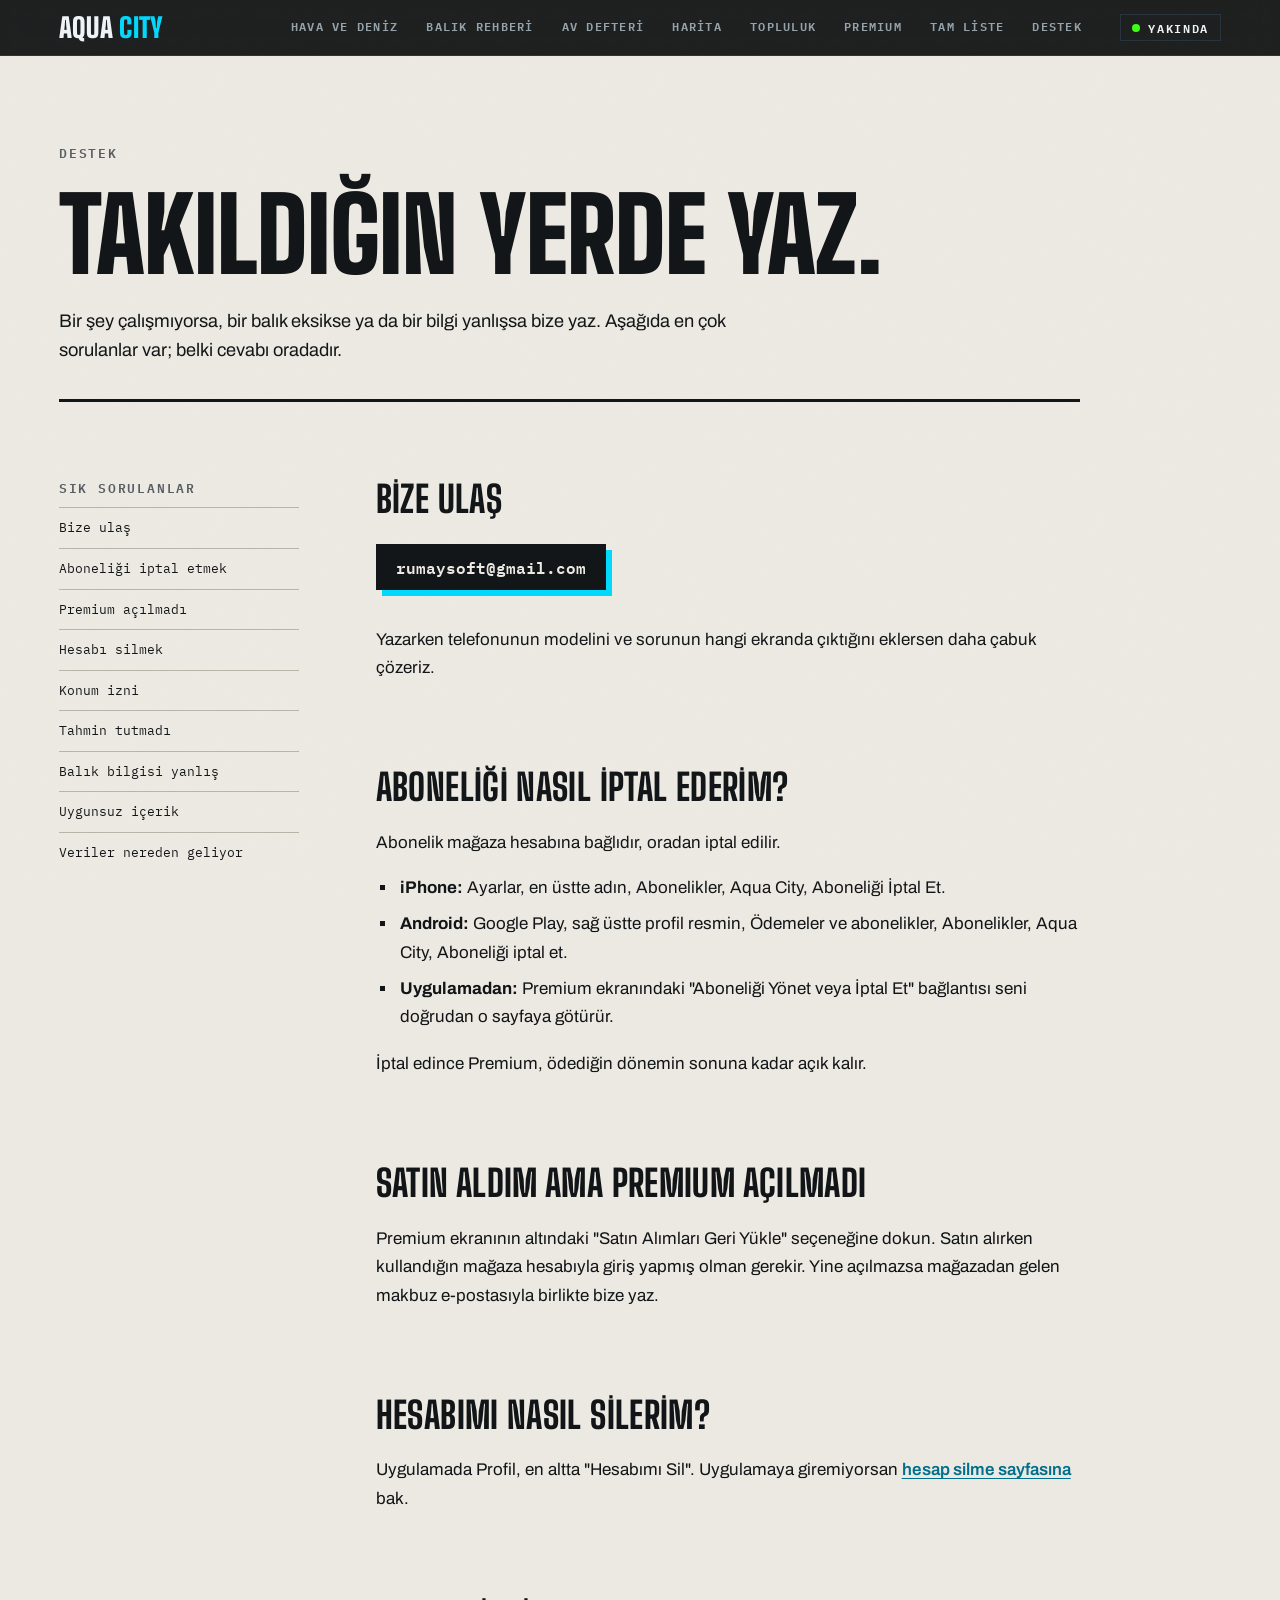
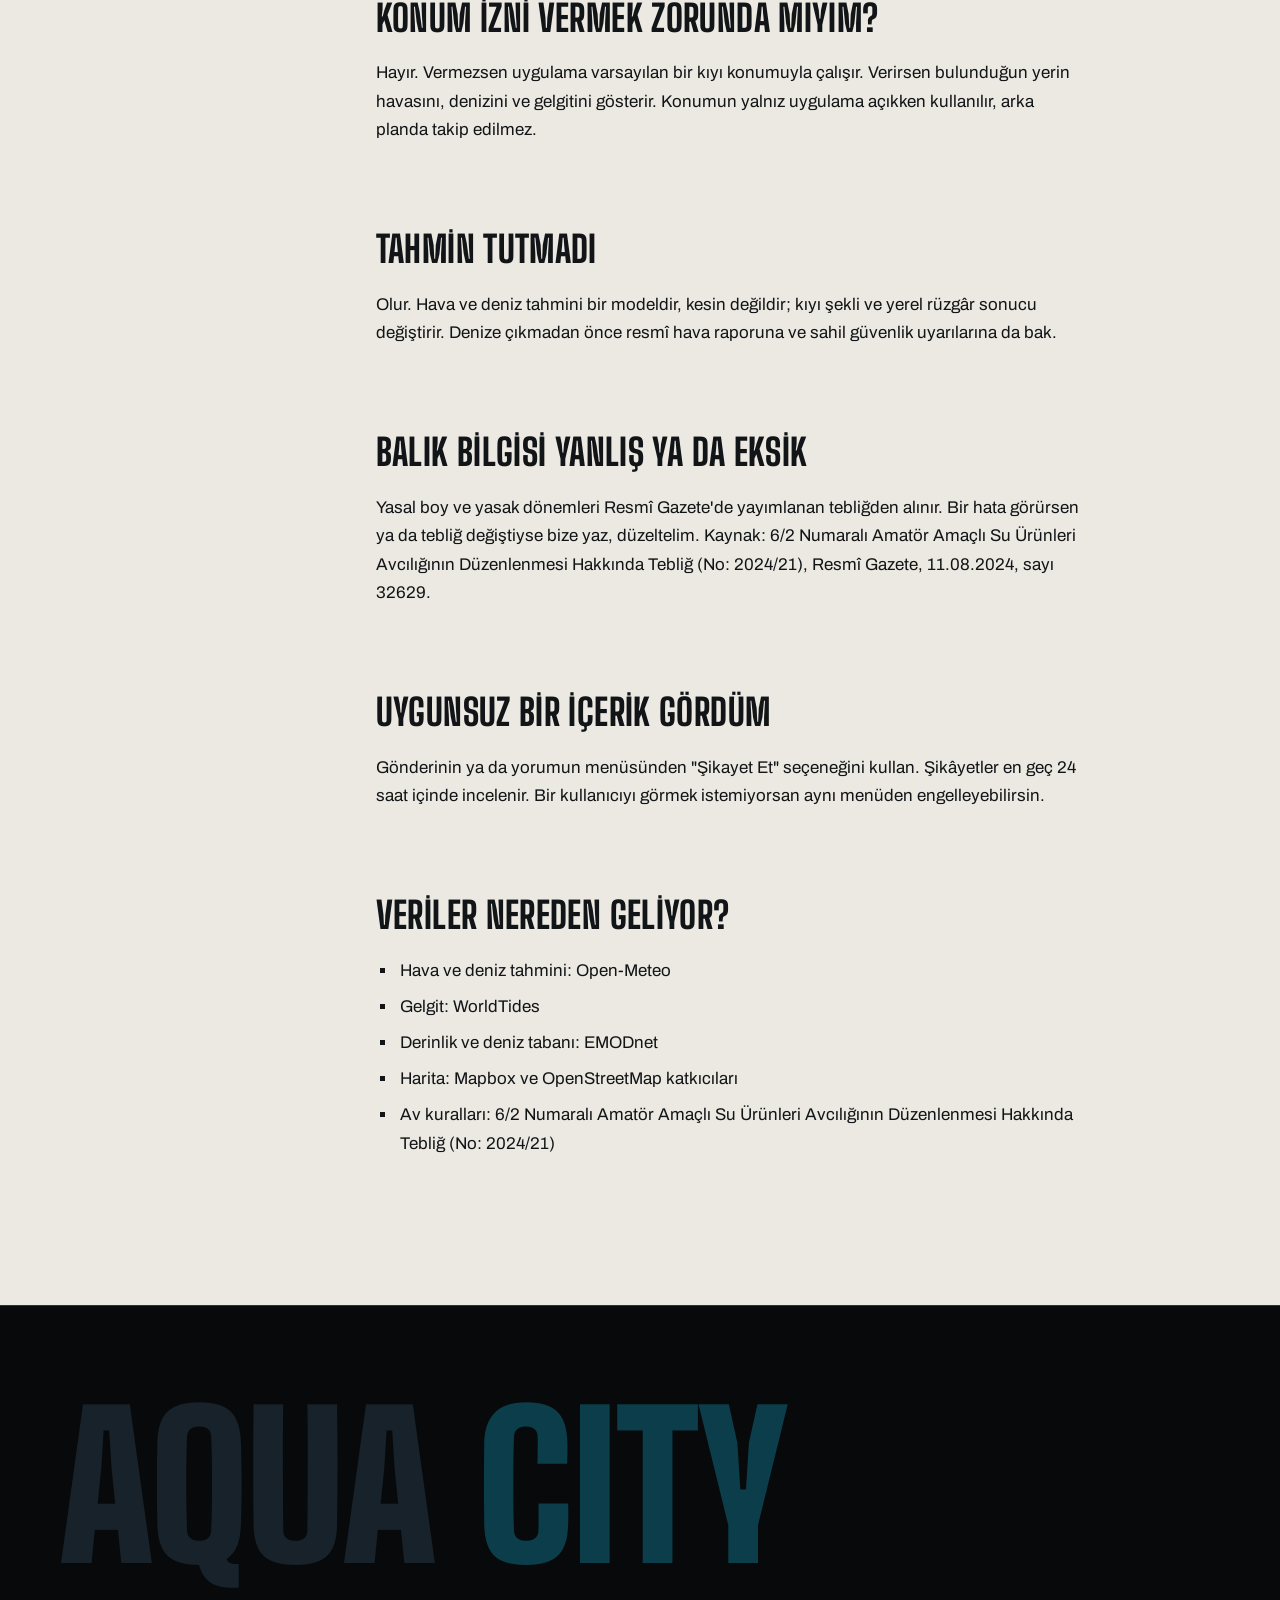
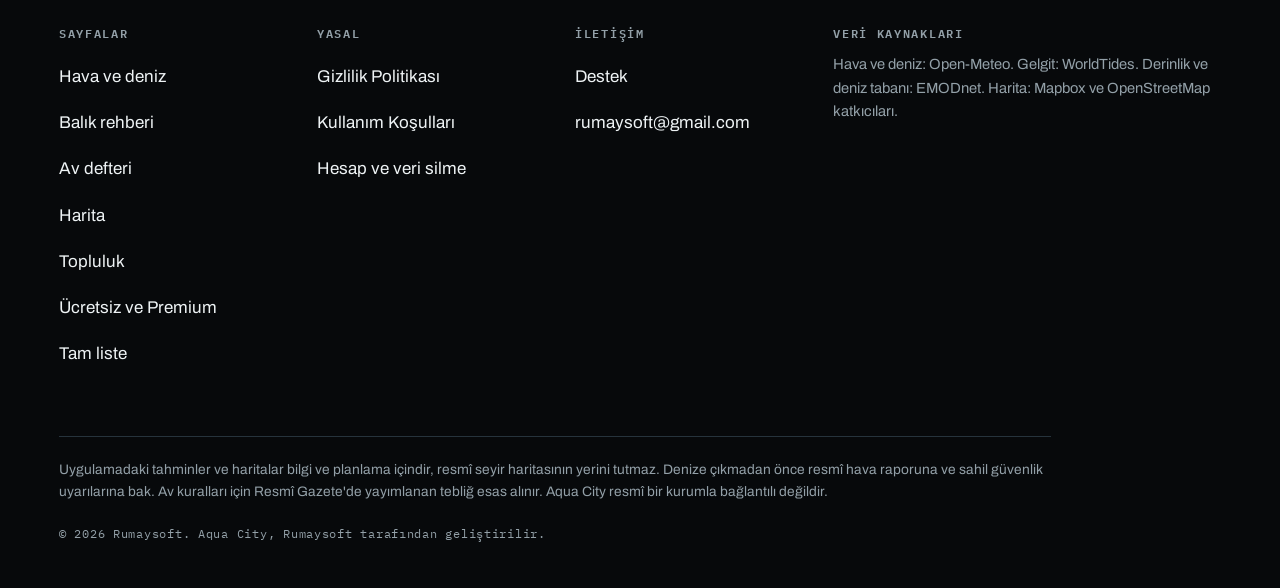
<file: destek/index.html>
<!doctype html>
<html lang="tr">
<head>
<meta charset="utf-8">
<meta name="viewport" content="width=device-width, initial-scale=1">
<title>Destek | Aqua City</title>
<meta name="description" content="Aqua City desteği: abonelik iptali, satın alımı geri yükleme, hesap silme, konum izni ve sık sorulanlar.">
<meta name="robots" content="noindex">
<meta name="theme-color" content="#07090B">
<meta property="og:type" content="website">
<meta property="og:site_name" content="Aqua City">
<meta property="og:title" content="Destek | Aqua City">
<meta property="og:description" content="Aqua City desteği: abonelik iptali, satın alımı geri yükleme, hesap silme, konum izni ve sık sorulanlar.">
<meta property="og:locale" content="tr_TR">
<link rel="canonical" href="https://ahmetbuyukkar3-creator.github.io/aquacity/destek/">
<meta property="og:url" content="https://ahmetbuyukkar3-creator.github.io/aquacity/destek/">
<meta property="og:image" content="https://ahmetbuyukkar3-creator.github.io/aquacity/assets/img/paylasim.jpg">
<link rel="icon" type="image/png" href="../assets/img/favicon.png">
<link rel="apple-touch-icon" href="../assets/img/apple-touch-icon.png">
<link rel="preload" href="../assets/fonts/bigshoulders-latin.woff2" as="font" type="font/woff2" crossorigin>
<link rel="preload" href="../assets/fonts/archivo-latin.woff2" as="font" type="font/woff2" crossorigin>
<link rel="stylesheet" href="../css/site.css?v=4631f51a">
</head>
<body class="yazi">
<a class="atla" href="#icerik">İçeriğe geç</a>
<header class="ust">
  <a class="ust__ad" href="../" aria-label="Aqua City ana sayfa" lang="en">Aqua <span>City</span></a>
  <nav class="ust__menu" aria-label="Ana menü">
    <a href="../#hava">Hava ve deniz</a>
    <a href="../#rehber">Balık rehberi</a>
    <a href="../#defter">Av defteri</a>
    <a href="../#harita">Harita</a>
    <a href="../#topluluk">Topluluk</a>
    <a href="../#premium" lang="en">Premium</a>
    <a href="../#liste">Tam liste</a>
    <a href="../destek/">Destek</a>
  </nav>
  <p class="ust__durum"><span aria-hidden="true"></span>Yakında</p>
</header>

<main id="icerik">
<article class="belge">
  <header class="belge__bas">
    <p class="etiket">Destek</p>
    <h1>Takıldığın yerde yaz.</h1>
    <p>Bir şey çalışmıyorsa, bir balık eksikse ya da bir bilgi yanlışsa bize yaz. Aşağıda en çok sorulanlar var; belki cevabı oradadır.</p>
  </header>

  <nav class="belge__ici" aria-label="İçindekiler">
    <p>Sık sorulanlar</p>
    <ul>
      <li><a href="#iletisim">Bize ulaş</a></li>
      <li><a href="#iptal">Aboneliği iptal etmek</a></li>
      <li><a href="#geri">Premium açılmadı</a></li>
      <li><a href="#sil">Hesabı silmek</a></li>
      <li><a href="#konum">Konum izni</a></li>
      <li><a href="#tahmin">Tahmin tutmadı</a></li>
      <li><a href="#rehber">Balık bilgisi yanlış</a></li>
      <li><a href="#sikayet">Uygunsuz içerik</a></li>
      <li><a href="#kaynak">Veriler nereden geliyor</a></li>
    </ul>
  </nav>

  <div class="belge__metin">
    <h2 id="iletisim">Bize ulaş</h2>
    <p><a class="eposta" href="mailto:rumaysoft@gmail.com?subject=Aqua%20City%20destek">rumaysoft@gmail.com</a></p>
    <p>Yazarken telefonunun modelini ve sorunun hangi ekranda çıktığını eklersen daha çabuk çözeriz.</p>

    <h2 id="iptal">Aboneliği nasıl iptal ederim?</h2>
    <p>Abonelik mağaza hesabına bağlıdır, oradan iptal edilir.</p>
    <ul>
      <li><strong>iPhone:</strong> Ayarlar, en üstte adın, Abonelikler, Aqua City, Aboneliği İptal Et.</li>
      <li><strong>Android:</strong> Google Play, sağ üstte profil resmin, Ödemeler ve abonelikler, Abonelikler, Aqua City, Aboneliği iptal et.</li>
      <li><strong>Uygulamadan:</strong> Premium ekranındaki "Aboneliği Yönet veya İptal Et" bağlantısı seni doğrudan o sayfaya götürür.</li>
    </ul>
    <p>İptal edince Premium, ödediğin dönemin sonuna kadar açık kalır.</p>

    <h2 id="geri">Satın aldım ama <span lang="en">Premium</span> açılmadı</h2>
    <p>Premium ekranının altındaki "Satın Alımları Geri Yükle" seçeneğine dokun. Satın alırken kullandığın mağaza hesabıyla giriş yapmış olman gerekir. Yine açılmazsa mağazadan gelen makbuz e-postasıyla birlikte bize yaz.</p>

    <h2 id="sil">Hesabımı nasıl silerim?</h2>
    <p>Uygulamada Profil, en altta "Hesabımı Sil". Uygulamaya giremiyorsan <a href="../hesap-silme/">hesap silme sayfasına</a> bak.</p>

    <h2 id="konum">Konum izni vermek zorunda mıyım?</h2>
    <p>Hayır. Vermezsen uygulama varsayılan bir kıyı konumuyla çalışır. Verirsen bulunduğun yerin havasını, denizini ve gelgitini gösterir. Konumun yalnız uygulama açıkken kullanılır, arka planda takip edilmez.</p>

    <h2 id="tahmin">Tahmin tutmadı</h2>
    <p>Olur. Hava ve deniz tahmini bir modeldir, kesin değildir; kıyı şekli ve yerel rüzgâr sonucu değiştirir. Denize çıkmadan önce resmî hava raporuna ve sahil güvenlik uyarılarına da bak.</p>

    <h2 id="rehber">Balık bilgisi yanlış ya da eksik</h2>
    <p>Yasal boy ve yasak dönemleri Resmî Gazete'de yayımlanan tebliğden alınır. Bir hata görürsen ya da tebliğ değiştiyse bize yaz, düzeltelim. Kaynak: 6/2 Numaralı Amatör Amaçlı Su Ürünleri Avcılığının Düzenlenmesi Hakkında Tebliğ (No: 2024/21), Resmî Gazete, 11.08.2024, sayı 32629.</p>

    <h2 id="sikayet">Uygunsuz bir içerik gördüm</h2>
    <p>Gönderinin ya da yorumun menüsünden "Şikayet Et" seçeneğini kullan. Şikâyetler en geç 24 saat içinde incelenir. Bir kullanıcıyı görmek istemiyorsan aynı menüden engelleyebilirsin.</p>

    <h2 id="kaynak">Veriler nereden geliyor?</h2>
    <ul>
      <li>Hava ve deniz tahmini: Open-Meteo</li>
      <li>Gelgit: WorldTides</li>
      <li>Derinlik ve deniz tabanı: EMODnet</li>
      <li>Harita: Mapbox ve OpenStreetMap katkıcıları</li>
      <li>Av kuralları: 6/2 Numaralı Amatör Amaçlı Su Ürünleri Avcılığının Düzenlenmesi Hakkında Tebliğ (No: 2024/21)</li>
    </ul>
  </div>
</article>

</main>
<footer class="alt">
  <div class="alt__ic">
    <p class="alt__ad" aria-hidden="true" lang="en">Aqua <span>City</span></p>

    <div class="alt__izgara">
      <div>
        <h2>Sayfalar</h2>
        <ul>
          <li><a href="../#hava">Hava ve deniz</a></li>
          <li><a href="../#rehber">Balık rehberi</a></li>
          <li><a href="../#defter">Av defteri</a></li>
          <li><a href="../#harita">Harita</a></li>
          <li><a href="../#topluluk">Topluluk</a></li>
          <li><a href="../#premium">Ücretsiz ve Premium</a></li>
          <li><a href="../#liste">Tam liste</a></li>
        </ul>
      </div>
      <div>
        <h2>Yasal</h2>
        <ul>
          <li><a href="../gizlilik/">Gizlilik Politikası</a></li>
          <li><a href="../kosullar/">Kullanım Koşulları</a></li>
          <li><a href="../hesap-silme/">Hesap ve veri silme</a></li>
        </ul>
      </div>
      <div>
        <h2>İletişim</h2>
        <ul>
          <li><a href="../destek/">Destek</a></li>
          <li><a href="mailto:rumaysoft@gmail.com">rumaysoft@gmail.com</a></li>
        </ul>
      </div>
      <div class="alt__kaynak">
        <h2>Veri kaynakları</h2>
        <p>Hava ve deniz: Open-Meteo. Gelgit: WorldTides. Derinlik ve deniz tabanı: EMODnet. Harita: Mapbox ve OpenStreetMap katkıcıları.</p>
      </div>
    </div>

    <p class="alt__uyari">Uygulamadaki tahminler ve haritalar bilgi ve planlama içindir, resmî seyir haritasının yerini tutmaz. Denize çıkmadan önce resmî hava raporuna ve sahil güvenlik uyarılarına bak. Av kuralları için Resmî Gazete'de yayımlanan tebliğ esas alınır. Aqua City resmî bir kurumla bağlantılı değildir.</p>

    <p class="alt__son">© 2026 Rumaysoft. <span>Aqua City, Rumaysoft tarafından geliştirilir.</span></p>
  </div>
</footer>

<script src="../js/site.js?v=4631f51a" defer></script>
</body>
</html>
</file>
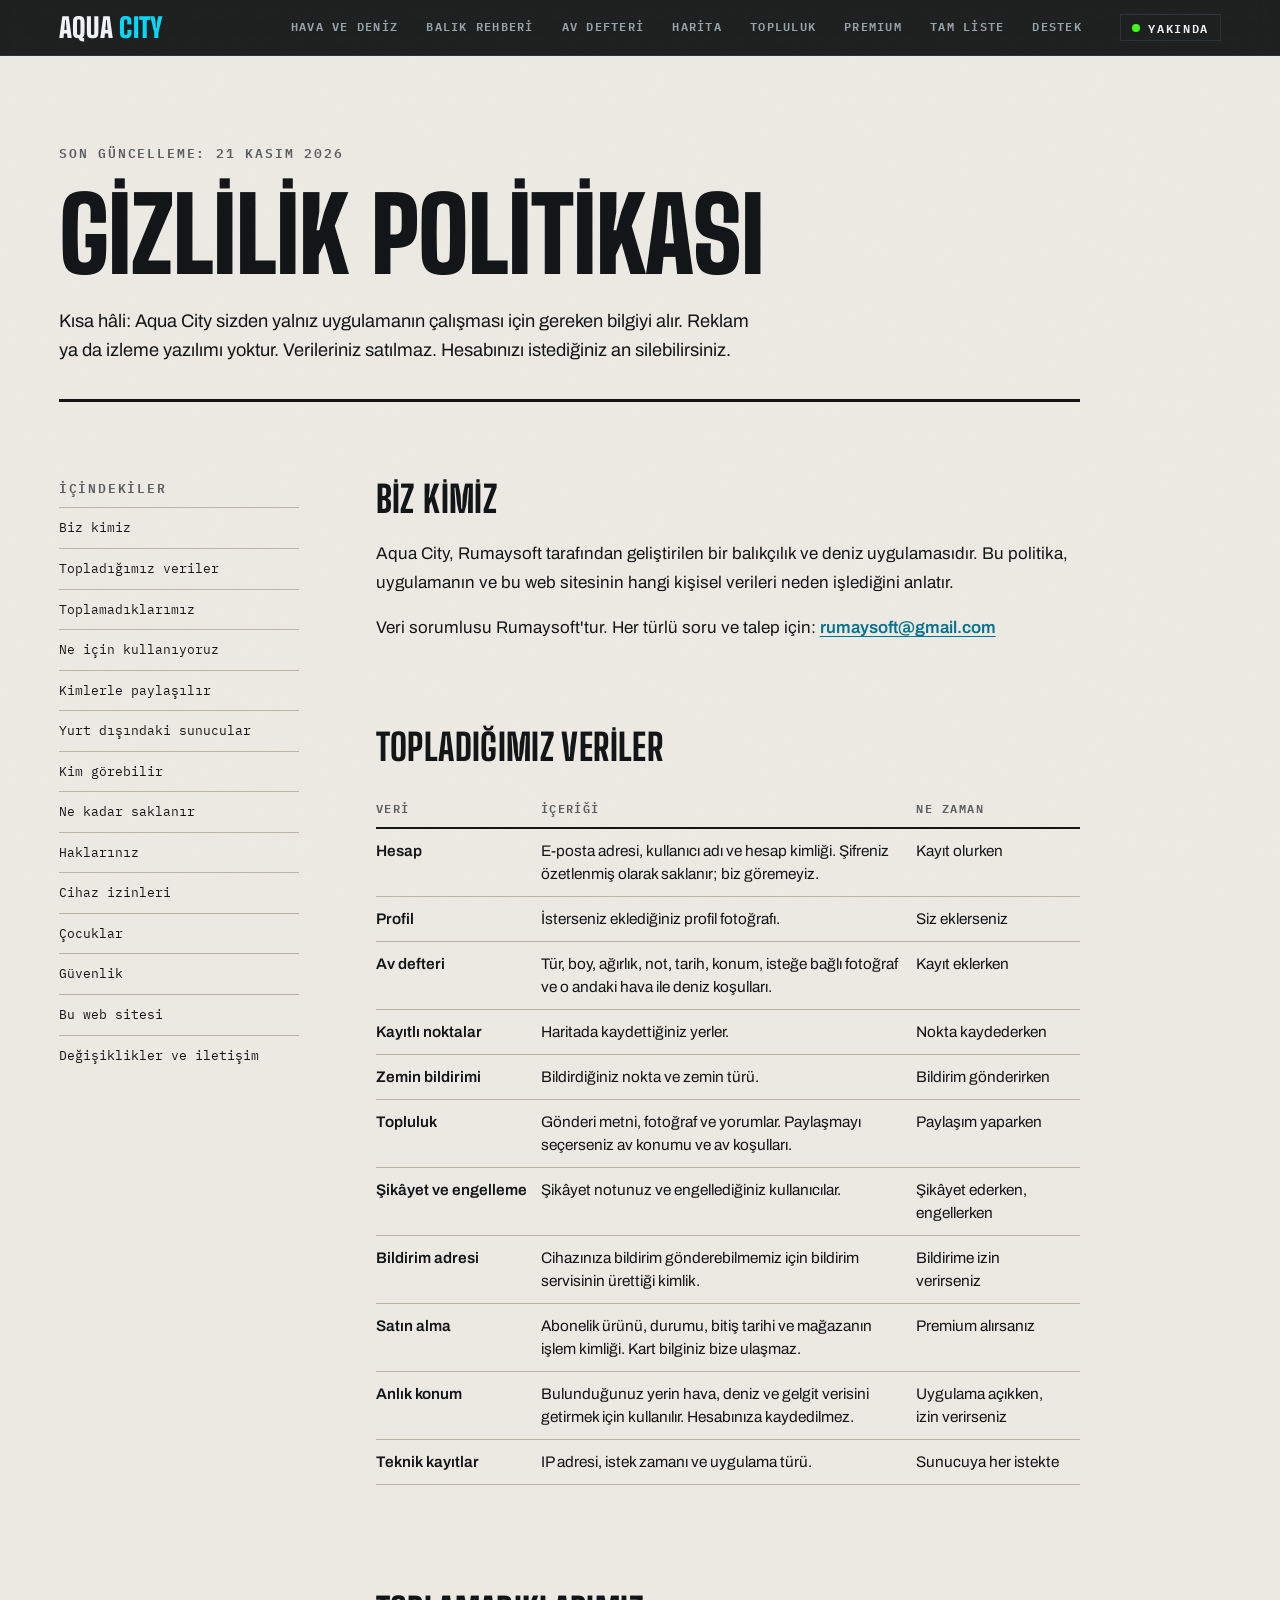
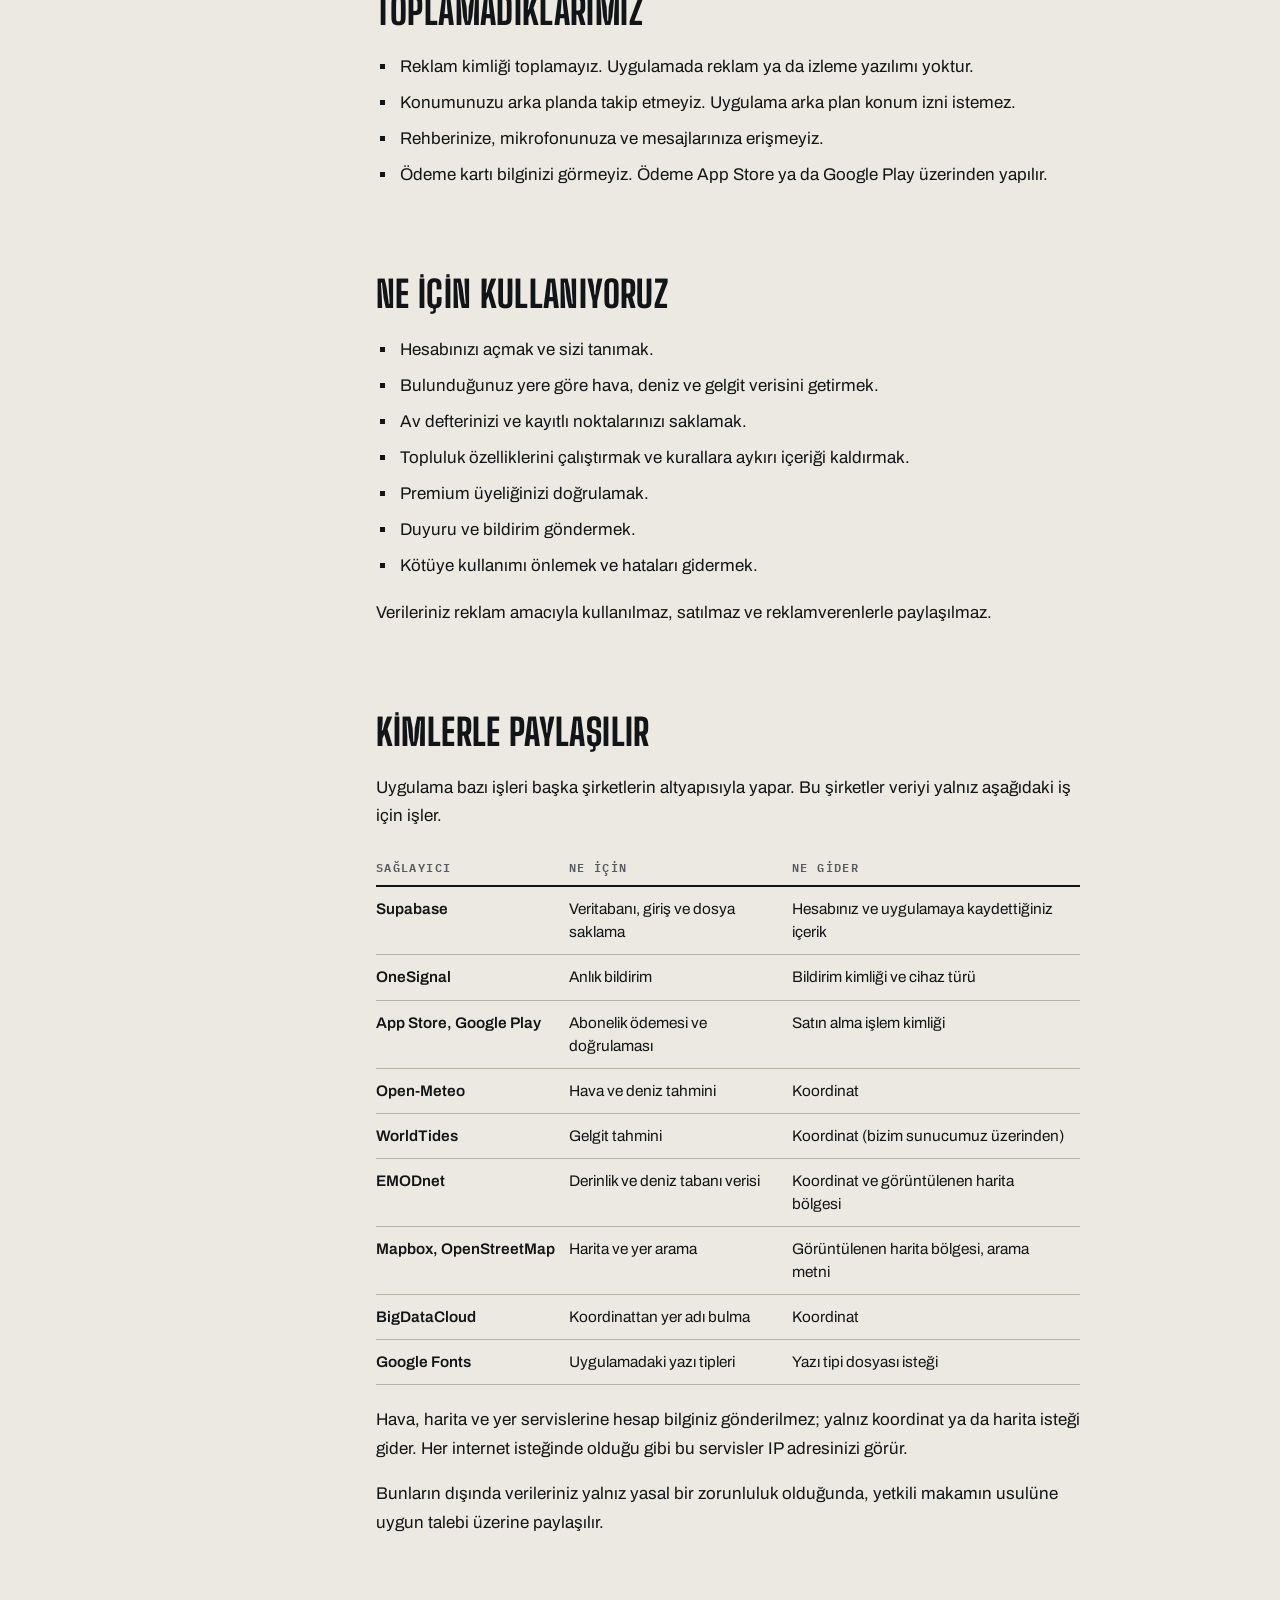
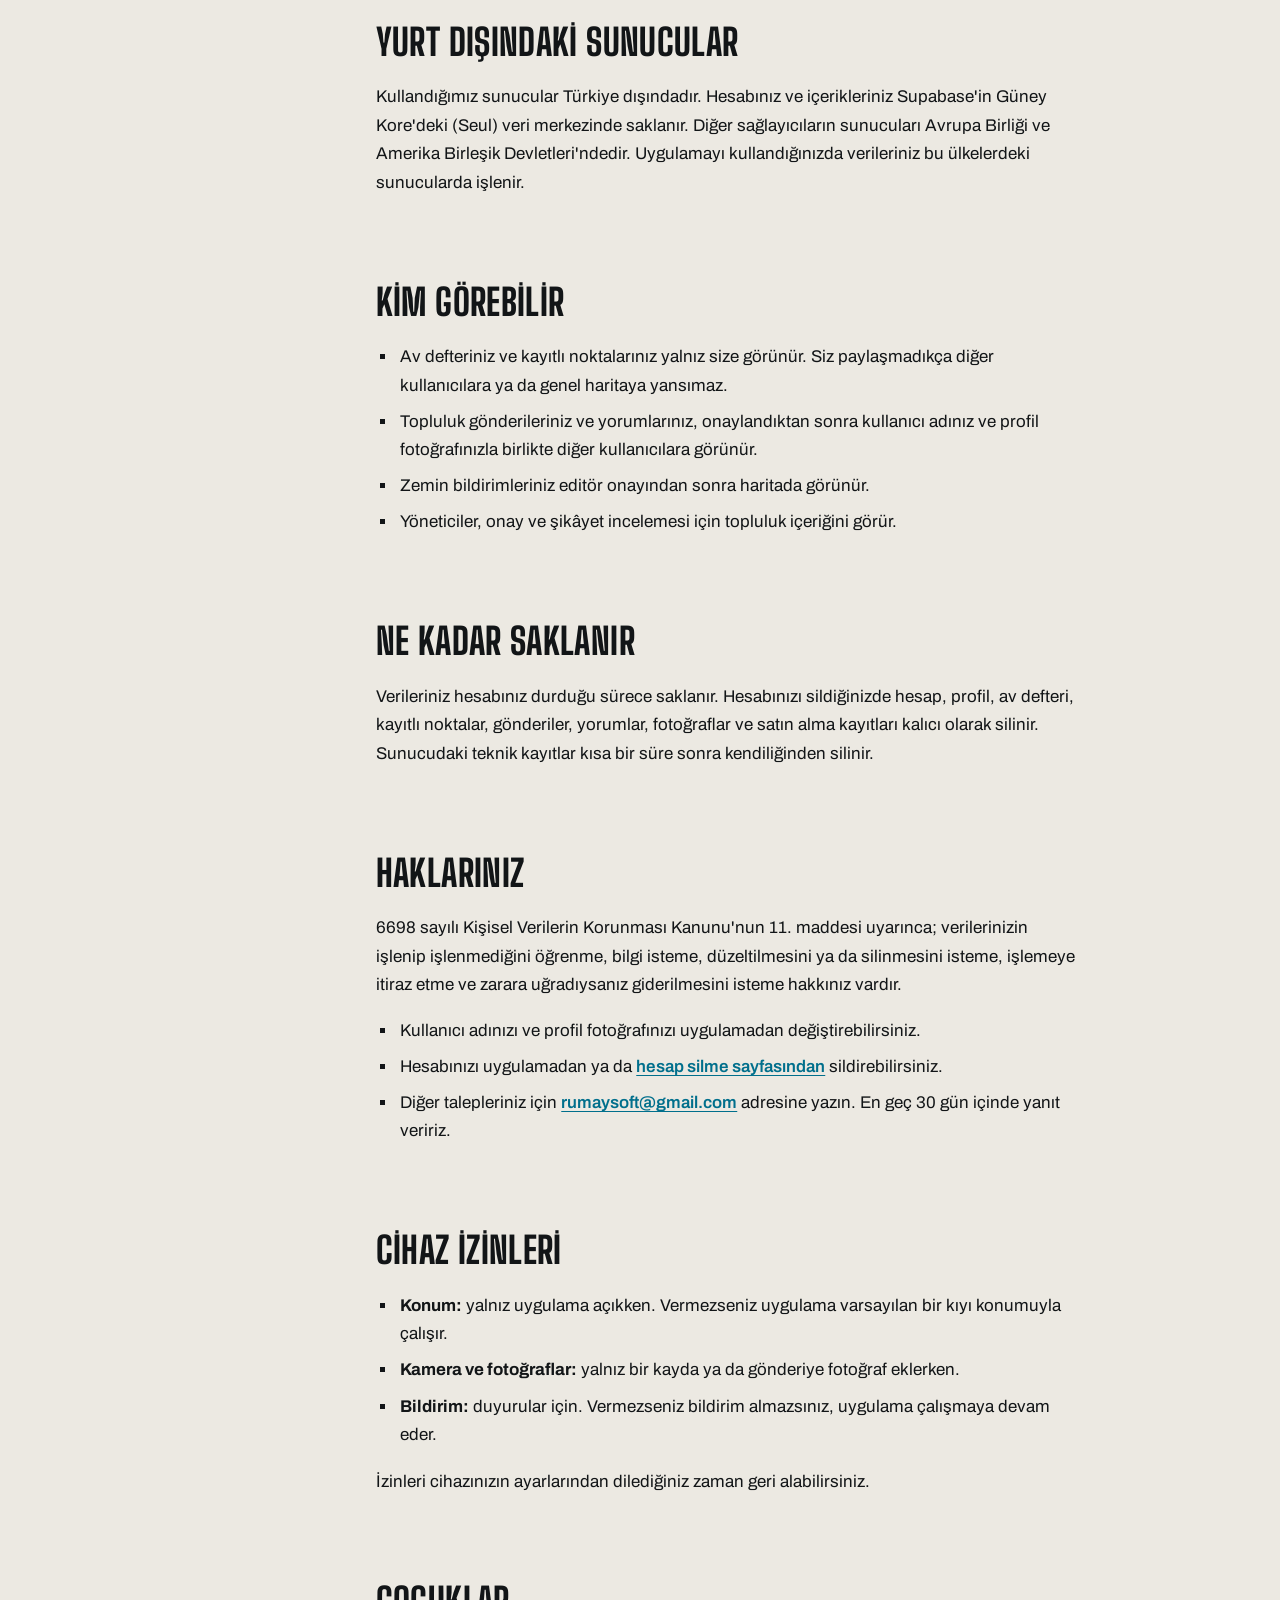
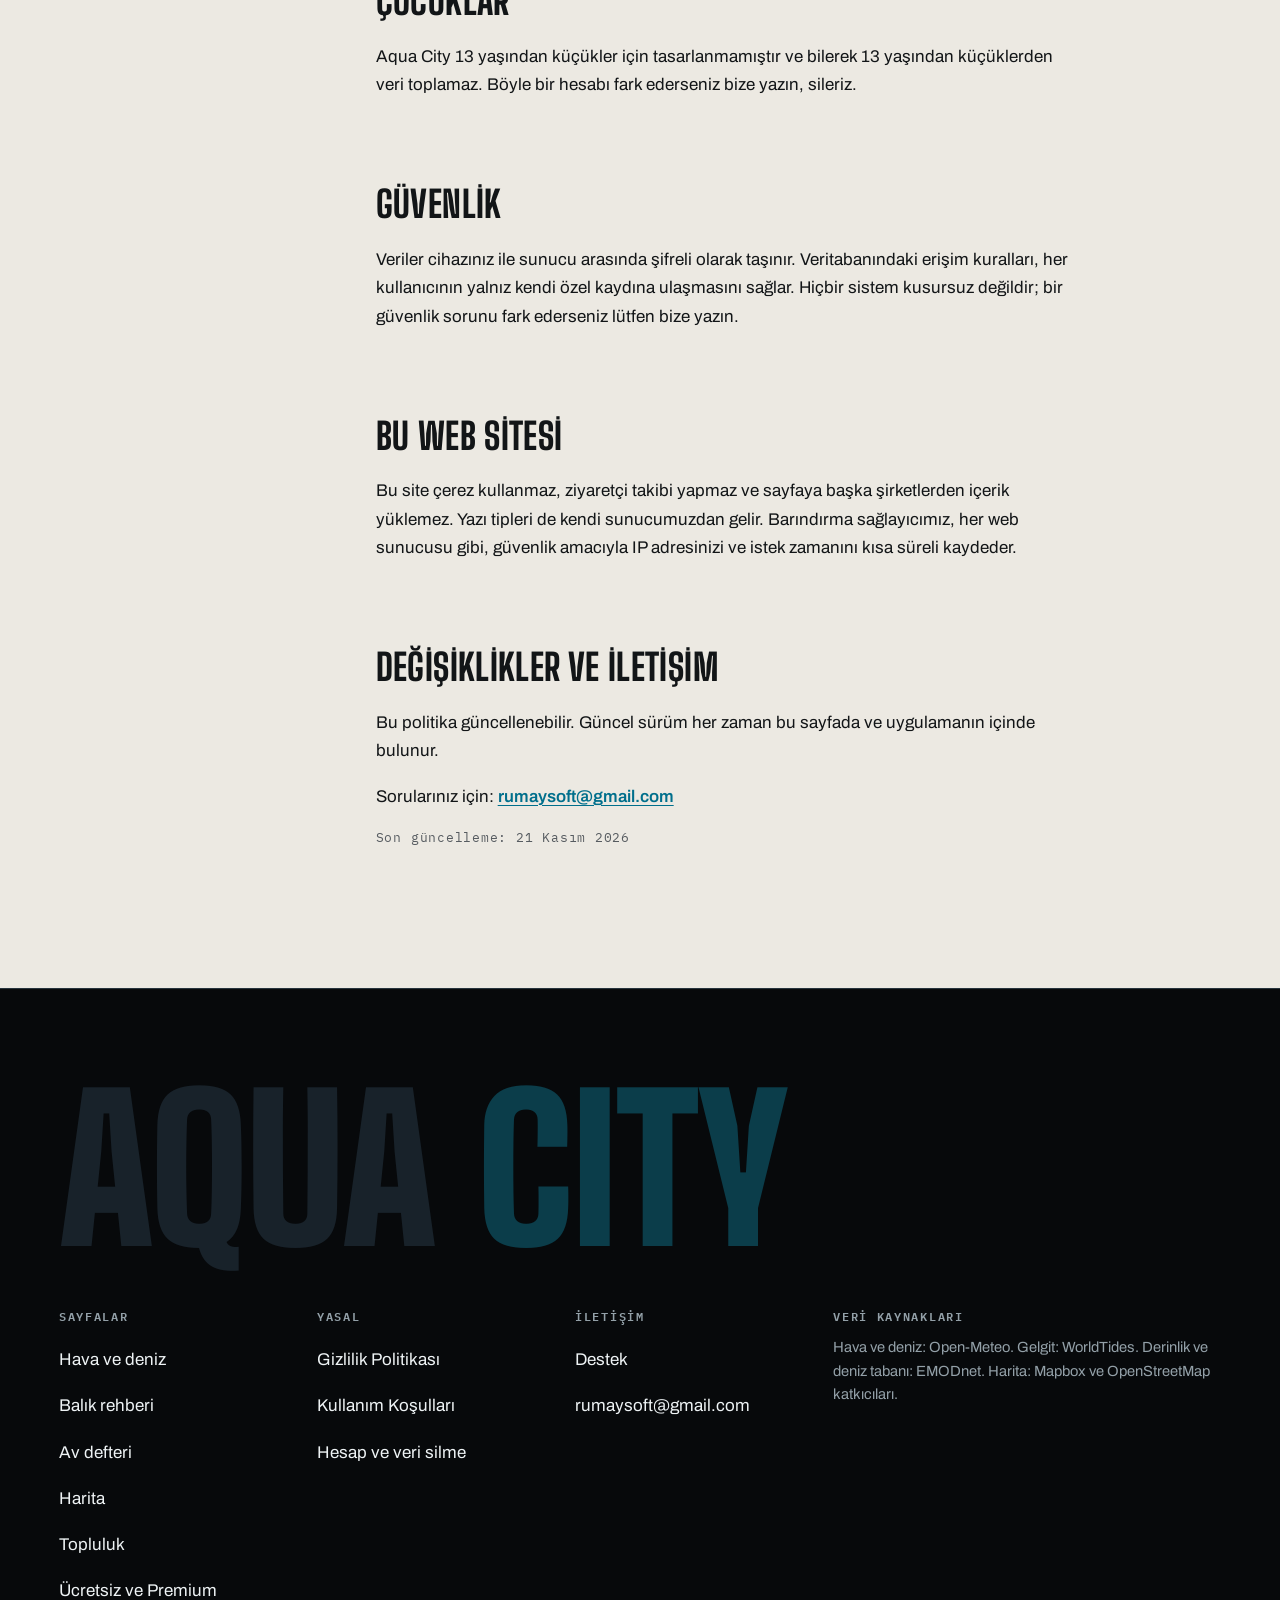
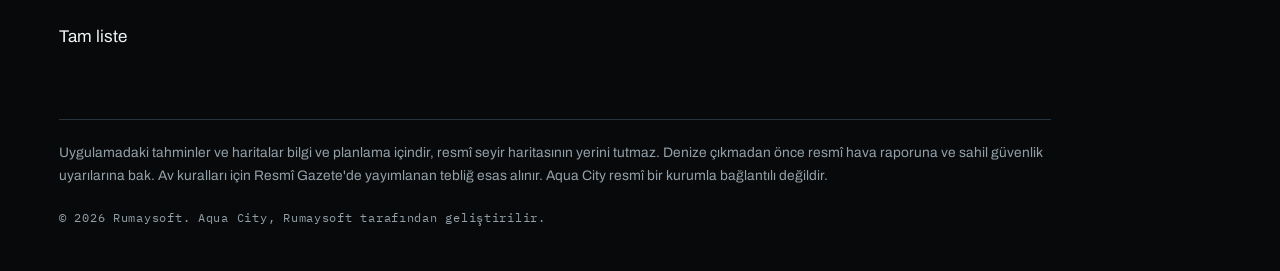
<file: gizlilik/index.html>
<!doctype html>
<html lang="tr">
<head>
<meta charset="utf-8">
<meta name="viewport" content="width=device-width, initial-scale=1">
<title>Gizlilik Politikası | Aqua City</title>
<meta name="description" content="Aqua City hangi veriyi neden topluyor, kimlerle paylaşıyor, ne kadar saklıyor ve nasıl sildirirsiniz.">
<meta name="robots" content="noindex">
<meta name="theme-color" content="#07090B">
<meta property="og:type" content="website">
<meta property="og:site_name" content="Aqua City">
<meta property="og:title" content="Gizlilik Politikası | Aqua City">
<meta property="og:description" content="Aqua City hangi veriyi neden topluyor, kimlerle paylaşıyor, ne kadar saklıyor ve nasıl sildirirsiniz.">
<meta property="og:locale" content="tr_TR">
<link rel="canonical" href="https://ahmetbuyukkar3-creator.github.io/aquacity/gizlilik/">
<meta property="og:url" content="https://ahmetbuyukkar3-creator.github.io/aquacity/gizlilik/">
<meta property="og:image" content="https://ahmetbuyukkar3-creator.github.io/aquacity/assets/img/paylasim.jpg">
<link rel="icon" type="image/png" href="../assets/img/favicon.png">
<link rel="apple-touch-icon" href="../assets/img/apple-touch-icon.png">
<link rel="preload" href="../assets/fonts/bigshoulders-latin.woff2" as="font" type="font/woff2" crossorigin>
<link rel="preload" href="../assets/fonts/archivo-latin.woff2" as="font" type="font/woff2" crossorigin>
<link rel="stylesheet" href="../css/site.css?v=4631f51a">
</head>
<body class="yazi">
<a class="atla" href="#icerik">İçeriğe geç</a>
<header class="ust">
  <a class="ust__ad" href="../" aria-label="Aqua City ana sayfa" lang="en">Aqua <span>City</span></a>
  <nav class="ust__menu" aria-label="Ana menü">
    <a href="../#hava">Hava ve deniz</a>
    <a href="../#rehber">Balık rehberi</a>
    <a href="../#defter">Av defteri</a>
    <a href="../#harita">Harita</a>
    <a href="../#topluluk">Topluluk</a>
    <a href="../#premium" lang="en">Premium</a>
    <a href="../#liste">Tam liste</a>
    <a href="../destek/">Destek</a>
  </nav>
  <p class="ust__durum"><span aria-hidden="true"></span>Yakında</p>
</header>

<main id="icerik">
<article class="belge">
  <header class="belge__bas">
    <p class="etiket">Son güncelleme: 21 Kasım 2026</p>
    <h1>Gizlilik Politikası</h1>
    <p>Kısa hâli: Aqua City sizden yalnız uygulamanın çalışması için gereken bilgiyi alır. Reklam ya da izleme yazılımı yoktur. Verileriniz satılmaz. Hesabınızı istediğiniz an silebilirsiniz.</p>
  </header>

  <nav class="belge__ici" aria-label="İçindekiler">
    <p>İçindekiler</p>
    <ul>
      <li><a href="#kim">Biz kimiz</a></li>
      <li><a href="#veri">Topladığımız veriler</a></li>
      <li><a href="#yok">Toplamadıklarımız</a></li>
      <li><a href="#amac">Ne için kullanıyoruz</a></li>
      <li><a href="#paylasim">Kimlerle paylaşılır</a></li>
      <li><a href="#yurtdisi">Yurt dışındaki sunucular</a></li>
      <li><a href="#gorunurluk">Kim görebilir</a></li>
      <li><a href="#sure">Ne kadar saklanır</a></li>
      <li><a href="#hak">Haklarınız</a></li>
      <li><a href="#izin">Cihaz izinleri</a></li>
      <li><a href="#cocuk">Çocuklar</a></li>
      <li><a href="#guvenlik">Güvenlik</a></li>
      <li><a href="#site">Bu web sitesi</a></li>
      <li><a href="#degisiklik">Değişiklikler ve iletişim</a></li>
    </ul>
  </nav>

  <div class="belge__metin">
    <h2 id="kim">Biz kimiz</h2>
    <p>Aqua City, Rumaysoft tarafından geliştirilen bir balıkçılık ve deniz uygulamasıdır. Bu politika, uygulamanın ve bu web sitesinin hangi kişisel verileri neden işlediğini anlatır.</p>
    <p>Veri sorumlusu Rumaysoft'tur. Her türlü soru ve talep için: <a href="mailto:rumaysoft@gmail.com">rumaysoft@gmail.com</a></p>

    <h2 id="veri">Topladığımız veriler</h2>
    <div class="tablo">
      <table>
        <thead>
          <tr><th>Veri</th><th>İçeriği</th><th>Ne zaman</th></tr>
        </thead>
        <tbody>
          <tr><td data-etiket="Veri">Hesap</td><td data-etiket="İçeriği">E-posta adresi, kullanıcı adı ve hesap kimliği. Şifreniz özetlenmiş olarak saklanır; biz göremeyiz.</td><td data-etiket="Ne zaman">Kayıt olurken</td></tr>
          <tr><td data-etiket="Veri">Profil</td><td data-etiket="İçeriği">İsterseniz eklediğiniz profil fotoğrafı.</td><td data-etiket="Ne zaman">Siz eklerseniz</td></tr>
          <tr><td data-etiket="Veri">Av defteri</td><td data-etiket="İçeriği">Tür, boy, ağırlık, not, tarih, konum, isteğe bağlı fotoğraf ve o andaki hava ile deniz koşulları.</td><td data-etiket="Ne zaman">Kayıt eklerken</td></tr>
          <tr><td data-etiket="Veri">Kayıtlı noktalar</td><td data-etiket="İçeriği">Haritada kaydettiğiniz yerler.</td><td data-etiket="Ne zaman">Nokta kaydederken</td></tr>
          <tr><td data-etiket="Veri">Zemin bildirimi</td><td data-etiket="İçeriği">Bildirdiğiniz nokta ve zemin türü.</td><td data-etiket="Ne zaman">Bildirim gönderirken</td></tr>
          <tr><td data-etiket="Veri">Topluluk</td><td data-etiket="İçeriği">Gönderi metni, fotoğraf ve yorumlar. Paylaşmayı seçerseniz av konumu ve av koşulları.</td><td data-etiket="Ne zaman">Paylaşım yaparken</td></tr>
          <tr><td data-etiket="Veri">Şikâyet ve engelleme</td><td data-etiket="İçeriği">Şikâyet notunuz ve engellediğiniz kullanıcılar.</td><td data-etiket="Ne zaman">Şikâyet ederken, engellerken</td></tr>
          <tr><td data-etiket="Veri">Bildirim adresi</td><td data-etiket="İçeriği">Cihazınıza bildirim gönderebilmemiz için bildirim servisinin ürettiği kimlik.</td><td data-etiket="Ne zaman">Bildirime izin verirseniz</td></tr>
          <tr><td data-etiket="Veri">Satın alma</td><td data-etiket="İçeriği">Abonelik ürünü, durumu, bitiş tarihi ve mağazanın işlem kimliği. Kart bilginiz bize ulaşmaz.</td><td data-etiket="Ne zaman">Premium alırsanız</td></tr>
          <tr><td data-etiket="Veri">Anlık konum</td><td data-etiket="İçeriği">Bulunduğunuz yerin hava, deniz ve gelgit verisini getirmek için kullanılır. Hesabınıza kaydedilmez.</td><td data-etiket="Ne zaman">Uygulama açıkken, izin verirseniz</td></tr>
          <tr><td data-etiket="Veri">Teknik kayıtlar</td><td data-etiket="İçeriği">IP adresi, istek zamanı ve uygulama türü.</td><td data-etiket="Ne zaman">Sunucuya her istekte</td></tr>
        </tbody>
      </table>
    </div>

    <h2 id="yok">Toplamadıklarımız</h2>
    <ul>
      <li>Reklam kimliği toplamayız. Uygulamada reklam ya da izleme yazılımı yoktur.</li>
      <li>Konumunuzu arka planda takip etmeyiz. Uygulama arka plan konum izni istemez.</li>
      <li>Rehberinize, mikrofonunuza ve mesajlarınıza erişmeyiz.</li>
      <li>Ödeme kartı bilginizi görmeyiz. Ödeme App Store ya da Google Play üzerinden yapılır.</li>
    </ul>

    <h2 id="amac">Ne için kullanıyoruz</h2>
    <ul>
      <li>Hesabınızı açmak ve sizi tanımak.</li>
      <li>Bulunduğunuz yere göre hava, deniz ve gelgit verisini getirmek.</li>
      <li>Av defterinizi ve kayıtlı noktalarınızı saklamak.</li>
      <li>Topluluk özelliklerini çalıştırmak ve kurallara aykırı içeriği kaldırmak.</li>
      <li>Premium üyeliğinizi doğrulamak.</li>
      <li>Duyuru ve bildirim göndermek.</li>
      <li>Kötüye kullanımı önlemek ve hataları gidermek.</li>
    </ul>
    <p>Verileriniz reklam amacıyla kullanılmaz, satılmaz ve reklamverenlerle paylaşılmaz.</p>

    <h2 id="paylasim">Kimlerle paylaşılır</h2>
    <p>Uygulama bazı işleri başka şirketlerin altyapısıyla yapar. Bu şirketler veriyi yalnız aşağıdaki iş için işler.</p>
    <div class="tablo">
      <table>
        <thead>
          <tr><th>Sağlayıcı</th><th>Ne için</th><th>Ne gider</th></tr>
        </thead>
        <tbody>
          <tr><td data-etiket="Sağlayıcı">Supabase</td><td data-etiket="Ne için">Veritabanı, giriş ve dosya saklama</td><td data-etiket="Ne gider">Hesabınız ve uygulamaya kaydettiğiniz içerik</td></tr>
          <tr><td data-etiket="Sağlayıcı">OneSignal</td><td data-etiket="Ne için">Anlık bildirim</td><td data-etiket="Ne gider">Bildirim kimliği ve cihaz türü</td></tr>
          <tr><td data-etiket="Sağlayıcı">App Store, Google Play</td><td data-etiket="Ne için">Abonelik ödemesi ve doğrulaması</td><td data-etiket="Ne gider">Satın alma işlem kimliği</td></tr>
          <tr><td data-etiket="Sağlayıcı">Open-Meteo</td><td data-etiket="Ne için">Hava ve deniz tahmini</td><td data-etiket="Ne gider">Koordinat</td></tr>
          <tr><td data-etiket="Sağlayıcı">WorldTides</td><td data-etiket="Ne için">Gelgit tahmini</td><td data-etiket="Ne gider">Koordinat (bizim sunucumuz üzerinden)</td></tr>
          <tr><td data-etiket="Sağlayıcı">EMODnet</td><td data-etiket="Ne için">Derinlik ve deniz tabanı verisi</td><td data-etiket="Ne gider">Koordinat ve görüntülenen harita bölgesi</td></tr>
          <tr><td data-etiket="Sağlayıcı">Mapbox, OpenStreetMap</td><td data-etiket="Ne için">Harita ve yer arama</td><td data-etiket="Ne gider">Görüntülenen harita bölgesi, arama metni</td></tr>
          <tr><td data-etiket="Sağlayıcı">BigDataCloud</td><td data-etiket="Ne için">Koordinattan yer adı bulma</td><td data-etiket="Ne gider">Koordinat</td></tr>
          <tr><td data-etiket="Sağlayıcı">Google Fonts</td><td data-etiket="Ne için">Uygulamadaki yazı tipleri</td><td data-etiket="Ne gider">Yazı tipi dosyası isteği</td></tr>
        </tbody>
      </table>
    </div>
    <p>Hava, harita ve yer servislerine hesap bilginiz gönderilmez; yalnız koordinat ya da harita isteği gider. Her internet isteğinde olduğu gibi bu servisler IP adresinizi görür.</p>
    <p>Bunların dışında verileriniz yalnız yasal bir zorunluluk olduğunda, yetkili makamın usulüne uygun talebi üzerine paylaşılır.</p>

    <h2 id="yurtdisi">Yurt dışındaki sunucular</h2>
    <p>Kullandığımız sunucular Türkiye dışındadır. Hesabınız ve içerikleriniz Supabase'in Güney Kore'deki (Seul) veri merkezinde saklanır. Diğer sağlayıcıların sunucuları Avrupa Birliği ve Amerika Birleşik Devletleri'ndedir. Uygulamayı kullandığınızda verileriniz bu ülkelerdeki sunucularda işlenir.</p>

    <h2 id="gorunurluk">Kim görebilir</h2>
    <ul>
      <li>Av defteriniz ve kayıtlı noktalarınız yalnız size görünür. Siz paylaşmadıkça diğer kullanıcılara ya da genel haritaya yansımaz.</li>
      <li>Topluluk gönderileriniz ve yorumlarınız, onaylandıktan sonra kullanıcı adınız ve profil fotoğrafınızla birlikte diğer kullanıcılara görünür.</li>
      <li>Zemin bildirimleriniz editör onayından sonra haritada görünür.</li>
      <li>Yöneticiler, onay ve şikâyet incelemesi için topluluk içeriğini görür.</li>
    </ul>

    <h2 id="sure">Ne kadar saklanır</h2>
    <p>Verileriniz hesabınız durduğu sürece saklanır. Hesabınızı sildiğinizde hesap, profil, av defteri, kayıtlı noktalar, gönderiler, yorumlar, fotoğraflar ve satın alma kayıtları kalıcı olarak silinir. Sunucudaki teknik kayıtlar kısa bir süre sonra kendiliğinden silinir.</p>

    <h2 id="hak">Haklarınız</h2>
    <p>6698 sayılı Kişisel Verilerin Korunması Kanunu'nun 11. maddesi uyarınca; verilerinizin işlenip işlenmediğini öğrenme, bilgi isteme, düzeltilmesini ya da silinmesini isteme, işlemeye itiraz etme ve zarara uğradıysanız giderilmesini isteme hakkınız vardır.</p>
    <ul>
      <li>Kullanıcı adınızı ve profil fotoğrafınızı uygulamadan değiştirebilirsiniz.</li>
      <li>Hesabınızı uygulamadan ya da <a href="../hesap-silme/">hesap silme sayfasından</a> sildirebilirsiniz.</li>
      <li>Diğer talepleriniz için <a href="mailto:rumaysoft@gmail.com">rumaysoft@gmail.com</a> adresine yazın. En geç 30 gün içinde yanıt veririz.</li>
    </ul>

    <h2 id="izin">Cihaz izinleri</h2>
    <ul>
      <li><strong>Konum:</strong> yalnız uygulama açıkken. Vermezseniz uygulama varsayılan bir kıyı konumuyla çalışır.</li>
      <li><strong>Kamera ve fotoğraflar:</strong> yalnız bir kayda ya da gönderiye fotoğraf eklerken.</li>
      <li><strong>Bildirim:</strong> duyurular için. Vermezseniz bildirim almazsınız, uygulama çalışmaya devam eder.</li>
    </ul>
    <p>İzinleri cihazınızın ayarlarından dilediğiniz zaman geri alabilirsiniz.</p>

    <h2 id="cocuk">Çocuklar</h2>
    <p>Aqua City 13 yaşından küçükler için tasarlanmamıştır ve bilerek 13 yaşından küçüklerden veri toplamaz. Böyle bir hesabı fark ederseniz bize yazın, sileriz.</p>

    <h2 id="guvenlik">Güvenlik</h2>
    <p>Veriler cihazınız ile sunucu arasında şifreli olarak taşınır. Veritabanındaki erişim kuralları, her kullanıcının yalnız kendi özel kaydına ulaşmasını sağlar. Hiçbir sistem kusursuz değildir; bir güvenlik sorunu fark ederseniz lütfen bize yazın.</p>

    <h2 id="site">Bu web sitesi</h2>
    <p>Bu site çerez kullanmaz, ziyaretçi takibi yapmaz ve sayfaya başka şirketlerden içerik yüklemez. Yazı tipleri de kendi sunucumuzdan gelir. Barındırma sağlayıcımız, her web sunucusu gibi, güvenlik amacıyla IP adresinizi ve istek zamanını kısa süreli kaydeder.</p>

    <h2 id="degisiklik">Değişiklikler ve iletişim</h2>
    <p>Bu politika güncellenebilir. Güncel sürüm her zaman bu sayfada ve uygulamanın içinde bulunur.</p>
    <p>Sorularınız için: <a href="mailto:rumaysoft@gmail.com">rumaysoft@gmail.com</a></p>
    <p class="tarih">Son güncelleme: 21 Kasım 2026</p>
  </div>
</article>

</main>
<footer class="alt">
  <div class="alt__ic">
    <p class="alt__ad" aria-hidden="true" lang="en">Aqua <span>City</span></p>

    <div class="alt__izgara">
      <div>
        <h2>Sayfalar</h2>
        <ul>
          <li><a href="../#hava">Hava ve deniz</a></li>
          <li><a href="../#rehber">Balık rehberi</a></li>
          <li><a href="../#defter">Av defteri</a></li>
          <li><a href="../#harita">Harita</a></li>
          <li><a href="../#topluluk">Topluluk</a></li>
          <li><a href="../#premium">Ücretsiz ve Premium</a></li>
          <li><a href="../#liste">Tam liste</a></li>
        </ul>
      </div>
      <div>
        <h2>Yasal</h2>
        <ul>
          <li><a href="../gizlilik/">Gizlilik Politikası</a></li>
          <li><a href="../kosullar/">Kullanım Koşulları</a></li>
          <li><a href="../hesap-silme/">Hesap ve veri silme</a></li>
        </ul>
      </div>
      <div>
        <h2>İletişim</h2>
        <ul>
          <li><a href="../destek/">Destek</a></li>
          <li><a href="mailto:rumaysoft@gmail.com">rumaysoft@gmail.com</a></li>
        </ul>
      </div>
      <div class="alt__kaynak">
        <h2>Veri kaynakları</h2>
        <p>Hava ve deniz: Open-Meteo. Gelgit: WorldTides. Derinlik ve deniz tabanı: EMODnet. Harita: Mapbox ve OpenStreetMap katkıcıları.</p>
      </div>
    </div>

    <p class="alt__uyari">Uygulamadaki tahminler ve haritalar bilgi ve planlama içindir, resmî seyir haritasının yerini tutmaz. Denize çıkmadan önce resmî hava raporuna ve sahil güvenlik uyarılarına bak. Av kuralları için Resmî Gazete'de yayımlanan tebliğ esas alınır. Aqua City resmî bir kurumla bağlantılı değildir.</p>

    <p class="alt__son">© 2026 Rumaysoft. <span>Aqua City, Rumaysoft tarafından geliştirilir.</span></p>
  </div>
</footer>

<script src="../js/site.js?v=4631f51a" defer></script>
</body>
</html>
</file>
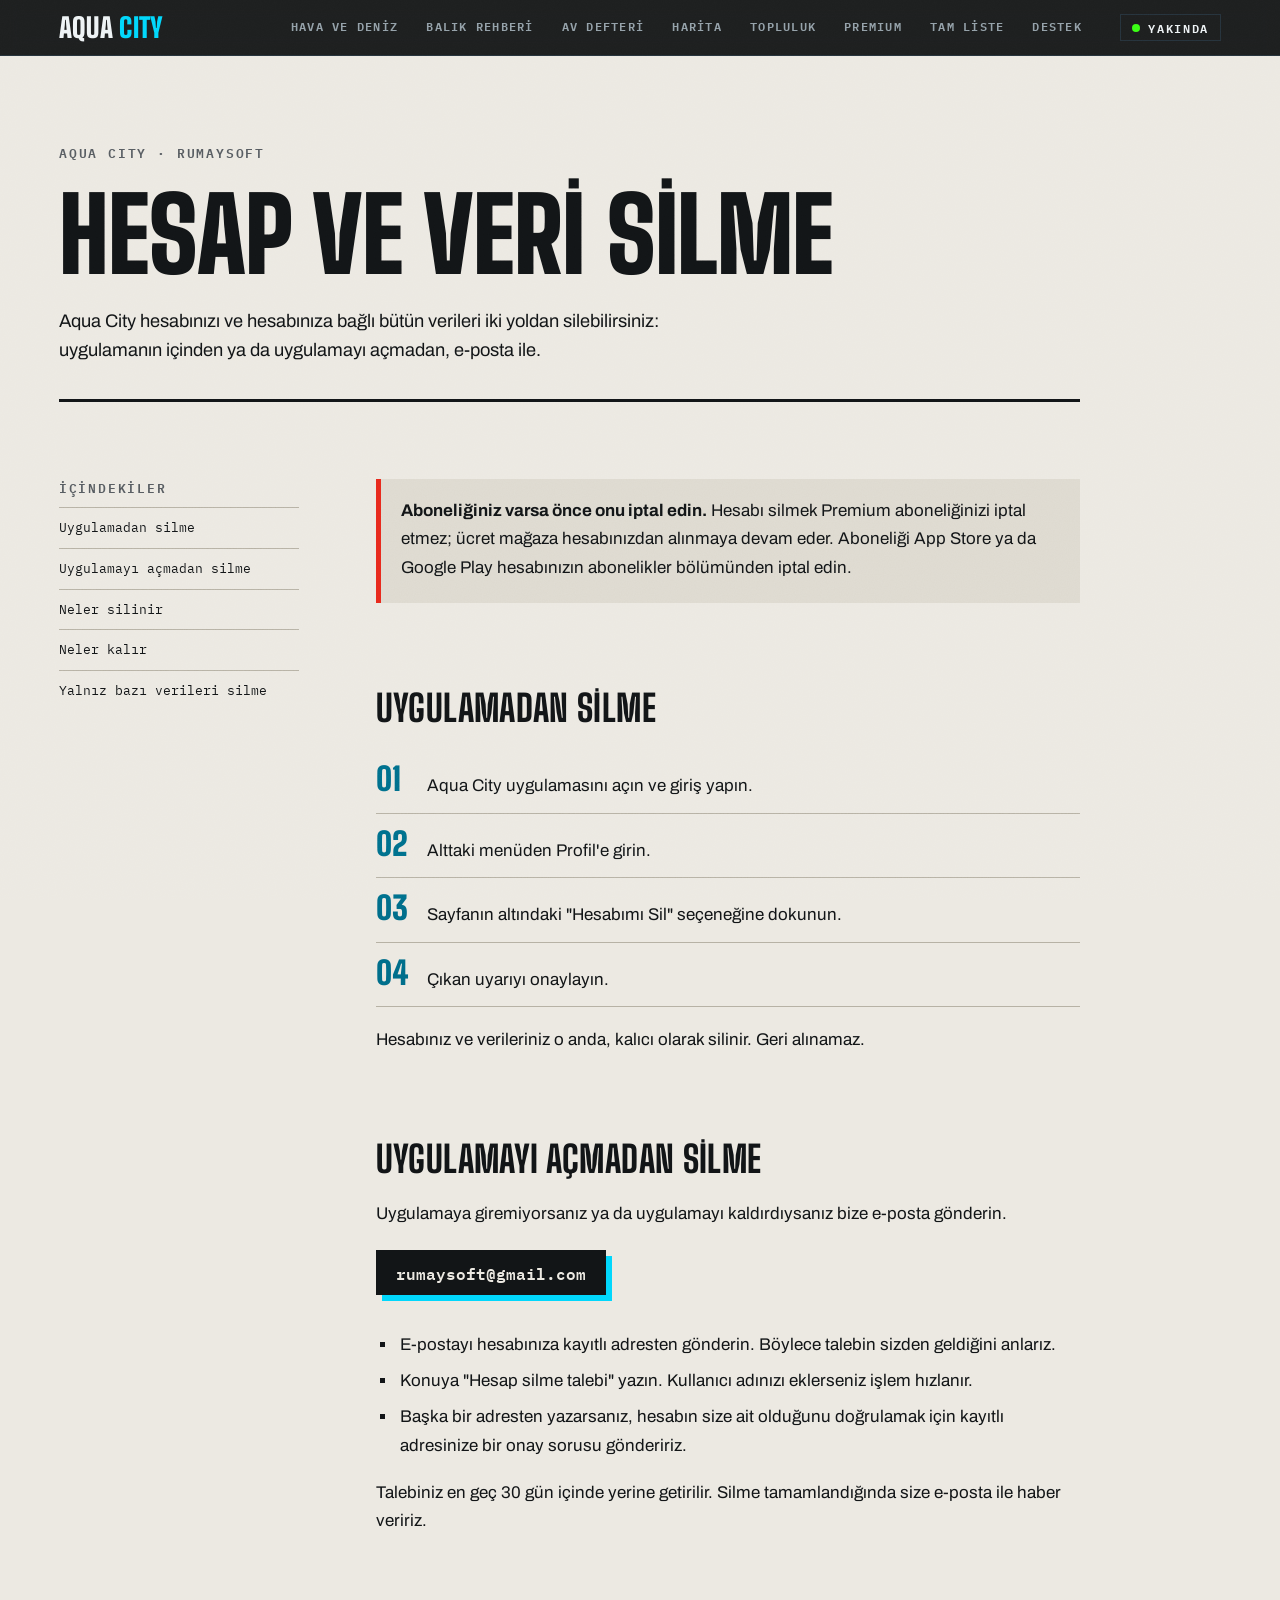
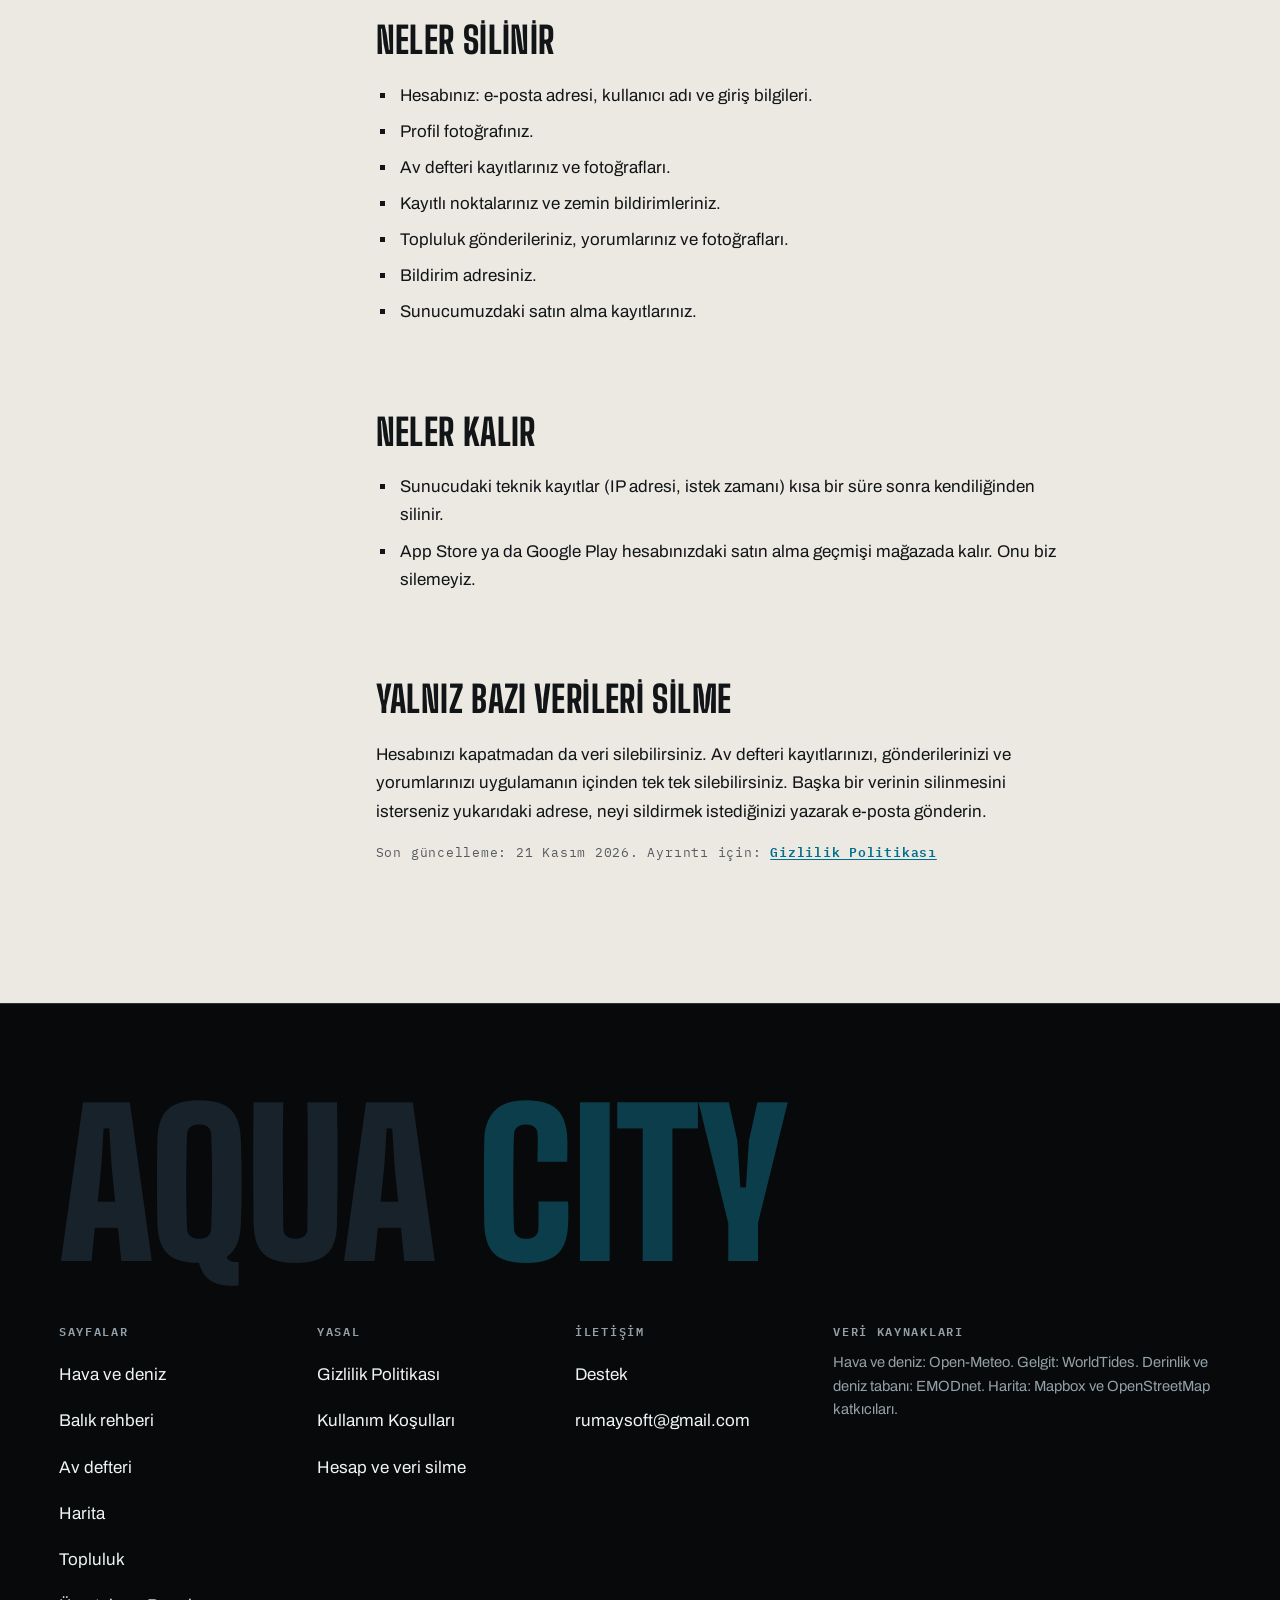
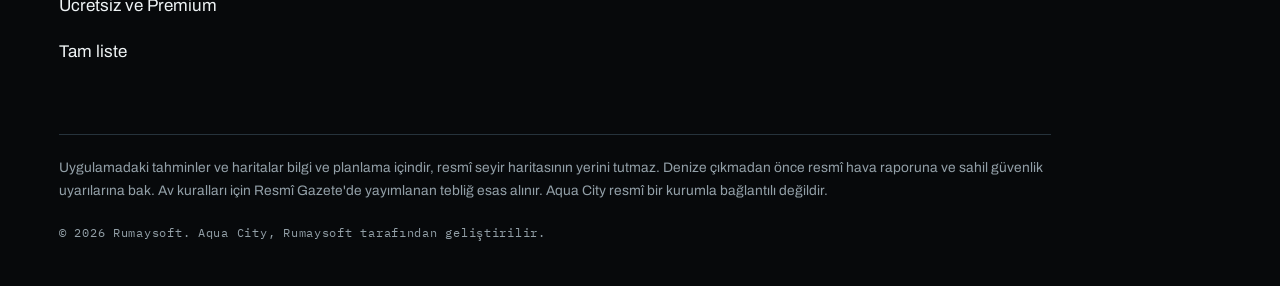
<file: hesap-silme/index.html>
<!doctype html>
<html lang="tr">
<head>
<meta charset="utf-8">
<meta name="viewport" content="width=device-width, initial-scale=1">
<title>Hesap ve veri silme | Aqua City</title>
<meta name="description" content="Aqua City hesabınızı ve verilerinizi nasıl silersiniz. Uygulamadan ya da uygulamayı açmadan, e-posta ile.">
<meta name="robots" content="noindex">
<meta name="theme-color" content="#07090B">
<meta property="og:type" content="website">
<meta property="og:site_name" content="Aqua City">
<meta property="og:title" content="Hesap ve veri silme | Aqua City">
<meta property="og:description" content="Aqua City hesabınızı ve verilerinizi nasıl silersiniz. Uygulamadan ya da uygulamayı açmadan, e-posta ile.">
<meta property="og:locale" content="tr_TR">
<link rel="canonical" href="https://ahmetbuyukkar3-creator.github.io/aquacity/hesap-silme/">
<meta property="og:url" content="https://ahmetbuyukkar3-creator.github.io/aquacity/hesap-silme/">
<meta property="og:image" content="https://ahmetbuyukkar3-creator.github.io/aquacity/assets/img/paylasim.jpg">
<link rel="icon" type="image/png" href="../assets/img/favicon.png">
<link rel="apple-touch-icon" href="../assets/img/apple-touch-icon.png">
<link rel="preload" href="../assets/fonts/bigshoulders-latin.woff2" as="font" type="font/woff2" crossorigin>
<link rel="preload" href="../assets/fonts/archivo-latin.woff2" as="font" type="font/woff2" crossorigin>
<link rel="stylesheet" href="../css/site.css?v=4631f51a">
</head>
<body class="yazi">
<a class="atla" href="#icerik">İçeriğe geç</a>
<header class="ust">
  <a class="ust__ad" href="../" aria-label="Aqua City ana sayfa" lang="en">Aqua <span>City</span></a>
  <nav class="ust__menu" aria-label="Ana menü">
    <a href="../#hava">Hava ve deniz</a>
    <a href="../#rehber">Balık rehberi</a>
    <a href="../#defter">Av defteri</a>
    <a href="../#harita">Harita</a>
    <a href="../#topluluk">Topluluk</a>
    <a href="../#premium" lang="en">Premium</a>
    <a href="../#liste">Tam liste</a>
    <a href="../destek/">Destek</a>
  </nav>
  <p class="ust__durum"><span aria-hidden="true"></span>Yakında</p>
</header>

<main id="icerik">
<article class="belge">
  <header class="belge__bas">
    <p class="etiket" lang="en">Aqua City · Rumaysoft</p>
    <h1>Hesap ve veri silme</h1>
    <p>Aqua City hesabınızı ve hesabınıza bağlı bütün verileri iki yoldan silebilirsiniz: uygulamanın içinden ya da uygulamayı açmadan, e-posta ile.</p>
  </header>

  <nav class="belge__ici" aria-label="İçindekiler">
    <p>İçindekiler</p>
    <ul>
      <li><a href="#uygulama">Uygulamadan silme</a></li>
      <li><a href="#eposta">Uygulamayı açmadan silme</a></li>
      <li><a href="#neler">Neler silinir</a></li>
      <li><a href="#kalan">Neler kalır</a></li>
      <li><a href="#kismi">Yalnız bazı verileri silme</a></li>
    </ul>
  </nav>

  <div class="belge__metin">
    <div class="kutu kutu--uyari">
      <p><strong>Aboneliğiniz varsa önce onu iptal edin.</strong> Hesabı silmek Premium aboneliğinizi iptal etmez; ücret mağaza hesabınızdan alınmaya devam eder. Aboneliği App Store ya da Google Play hesabınızın abonelikler bölümünden iptal edin.</p>
    </div>

    <h2 id="uygulama">Uygulamadan silme</h2>
    <ol class="adim">
      <li>Aqua City uygulamasını açın ve giriş yapın.</li>
      <li>Alttaki menüden Profil'e girin.</li>
      <li>Sayfanın altındaki "Hesabımı Sil" seçeneğine dokunun.</li>
      <li>Çıkan uyarıyı onaylayın.</li>
    </ol>
    <p>Hesabınız ve verileriniz o anda, kalıcı olarak silinir. Geri alınamaz.</p>

    <h2 id="eposta">Uygulamayı açmadan silme</h2>
    <p>Uygulamaya giremiyorsanız ya da uygulamayı kaldırdıysanız bize e-posta gönderin.</p>
    <p><a class="eposta" href="mailto:rumaysoft@gmail.com?subject=Hesap%20silme%20talebi&body=Aqua%20City%20hesab%C4%B1m%C4%B1n%20ve%20verilerimin%20silinmesini%20istiyorum.%0A%0AKullan%C4%B1c%C4%B1%20ad%C4%B1m%3A%20">rumaysoft@gmail.com</a></p>
    <ul>
      <li>E-postayı hesabınıza kayıtlı adresten gönderin. Böylece talebin sizden geldiğini anlarız.</li>
      <li>Konuya "Hesap silme talebi" yazın. Kullanıcı adınızı eklerseniz işlem hızlanır.</li>
      <li>Başka bir adresten yazarsanız, hesabın size ait olduğunu doğrulamak için kayıtlı adresinize bir onay sorusu göndeririz.</li>
    </ul>
    <p>Talebiniz en geç 30 gün içinde yerine getirilir. Silme tamamlandığında size e-posta ile haber veririz.</p>

    <h2 id="neler">Neler silinir</h2>
    <ul>
      <li>Hesabınız: e-posta adresi, kullanıcı adı ve giriş bilgileri.</li>
      <li>Profil fotoğrafınız.</li>
      <li>Av defteri kayıtlarınız ve fotoğrafları.</li>
      <li>Kayıtlı noktalarınız ve zemin bildirimleriniz.</li>
      <li>Topluluk gönderileriniz, yorumlarınız ve fotoğrafları.</li>
      <li>Bildirim adresiniz.</li>
      <li>Sunucumuzdaki satın alma kayıtlarınız.</li>
    </ul>

    <h2 id="kalan">Neler kalır</h2>
    <ul>
      <li>Sunucudaki teknik kayıtlar (IP adresi, istek zamanı) kısa bir süre sonra kendiliğinden silinir.</li>
      <li>App Store ya da Google Play hesabınızdaki satın alma geçmişi mağazada kalır. Onu biz silemeyiz.</li>
    </ul>

    <h2 id="kismi">Yalnız bazı verileri silme</h2>
    <p>Hesabınızı kapatmadan da veri silebilirsiniz. Av defteri kayıtlarınızı, gönderilerinizi ve yorumlarınızı uygulamanın içinden tek tek silebilirsiniz. Başka bir verinin silinmesini isterseniz yukarıdaki adrese, neyi sildirmek istediğinizi yazarak e-posta gönderin.</p>

    <p class="tarih">Son güncelleme: 21 Kasım 2026. Ayrıntı için: <a href="../gizlilik/">Gizlilik Politikası</a></p>
  </div>
</article>

</main>
<footer class="alt">
  <div class="alt__ic">
    <p class="alt__ad" aria-hidden="true" lang="en">Aqua <span>City</span></p>

    <div class="alt__izgara">
      <div>
        <h2>Sayfalar</h2>
        <ul>
          <li><a href="../#hava">Hava ve deniz</a></li>
          <li><a href="../#rehber">Balık rehberi</a></li>
          <li><a href="../#defter">Av defteri</a></li>
          <li><a href="../#harita">Harita</a></li>
          <li><a href="../#topluluk">Topluluk</a></li>
          <li><a href="../#premium">Ücretsiz ve Premium</a></li>
          <li><a href="../#liste">Tam liste</a></li>
        </ul>
      </div>
      <div>
        <h2>Yasal</h2>
        <ul>
          <li><a href="../gizlilik/">Gizlilik Politikası</a></li>
          <li><a href="../kosullar/">Kullanım Koşulları</a></li>
          <li><a href="../hesap-silme/">Hesap ve veri silme</a></li>
        </ul>
      </div>
      <div>
        <h2>İletişim</h2>
        <ul>
          <li><a href="../destek/">Destek</a></li>
          <li><a href="mailto:rumaysoft@gmail.com">rumaysoft@gmail.com</a></li>
        </ul>
      </div>
      <div class="alt__kaynak">
        <h2>Veri kaynakları</h2>
        <p>Hava ve deniz: Open-Meteo. Gelgit: WorldTides. Derinlik ve deniz tabanı: EMODnet. Harita: Mapbox ve OpenStreetMap katkıcıları.</p>
      </div>
    </div>

    <p class="alt__uyari">Uygulamadaki tahminler ve haritalar bilgi ve planlama içindir, resmî seyir haritasının yerini tutmaz. Denize çıkmadan önce resmî hava raporuna ve sahil güvenlik uyarılarına bak. Av kuralları için Resmî Gazete'de yayımlanan tebliğ esas alınır. Aqua City resmî bir kurumla bağlantılı değildir.</p>

    <p class="alt__son">© 2026 Rumaysoft. <span>Aqua City, Rumaysoft tarafından geliştirilir.</span></p>
  </div>
</footer>

<script src="../js/site.js?v=4631f51a" defer></script>
</body>
</html>
</file>
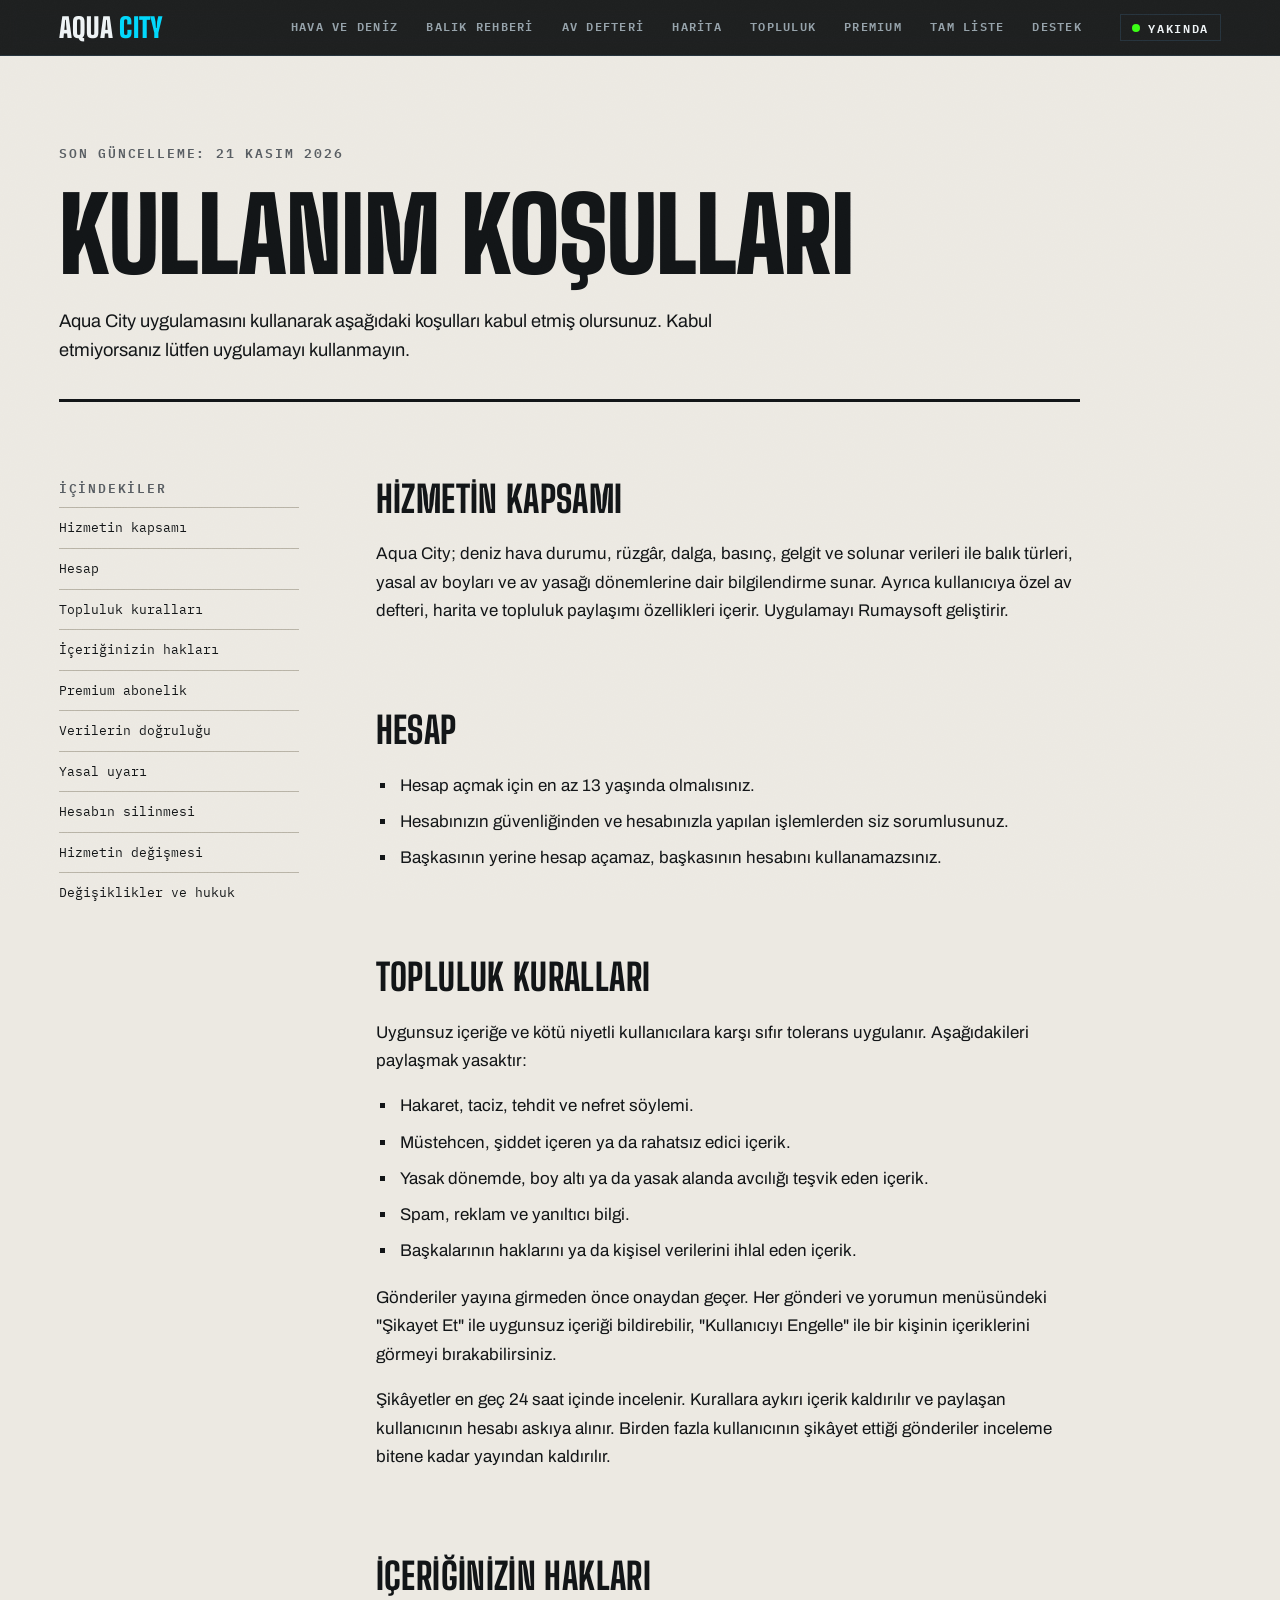
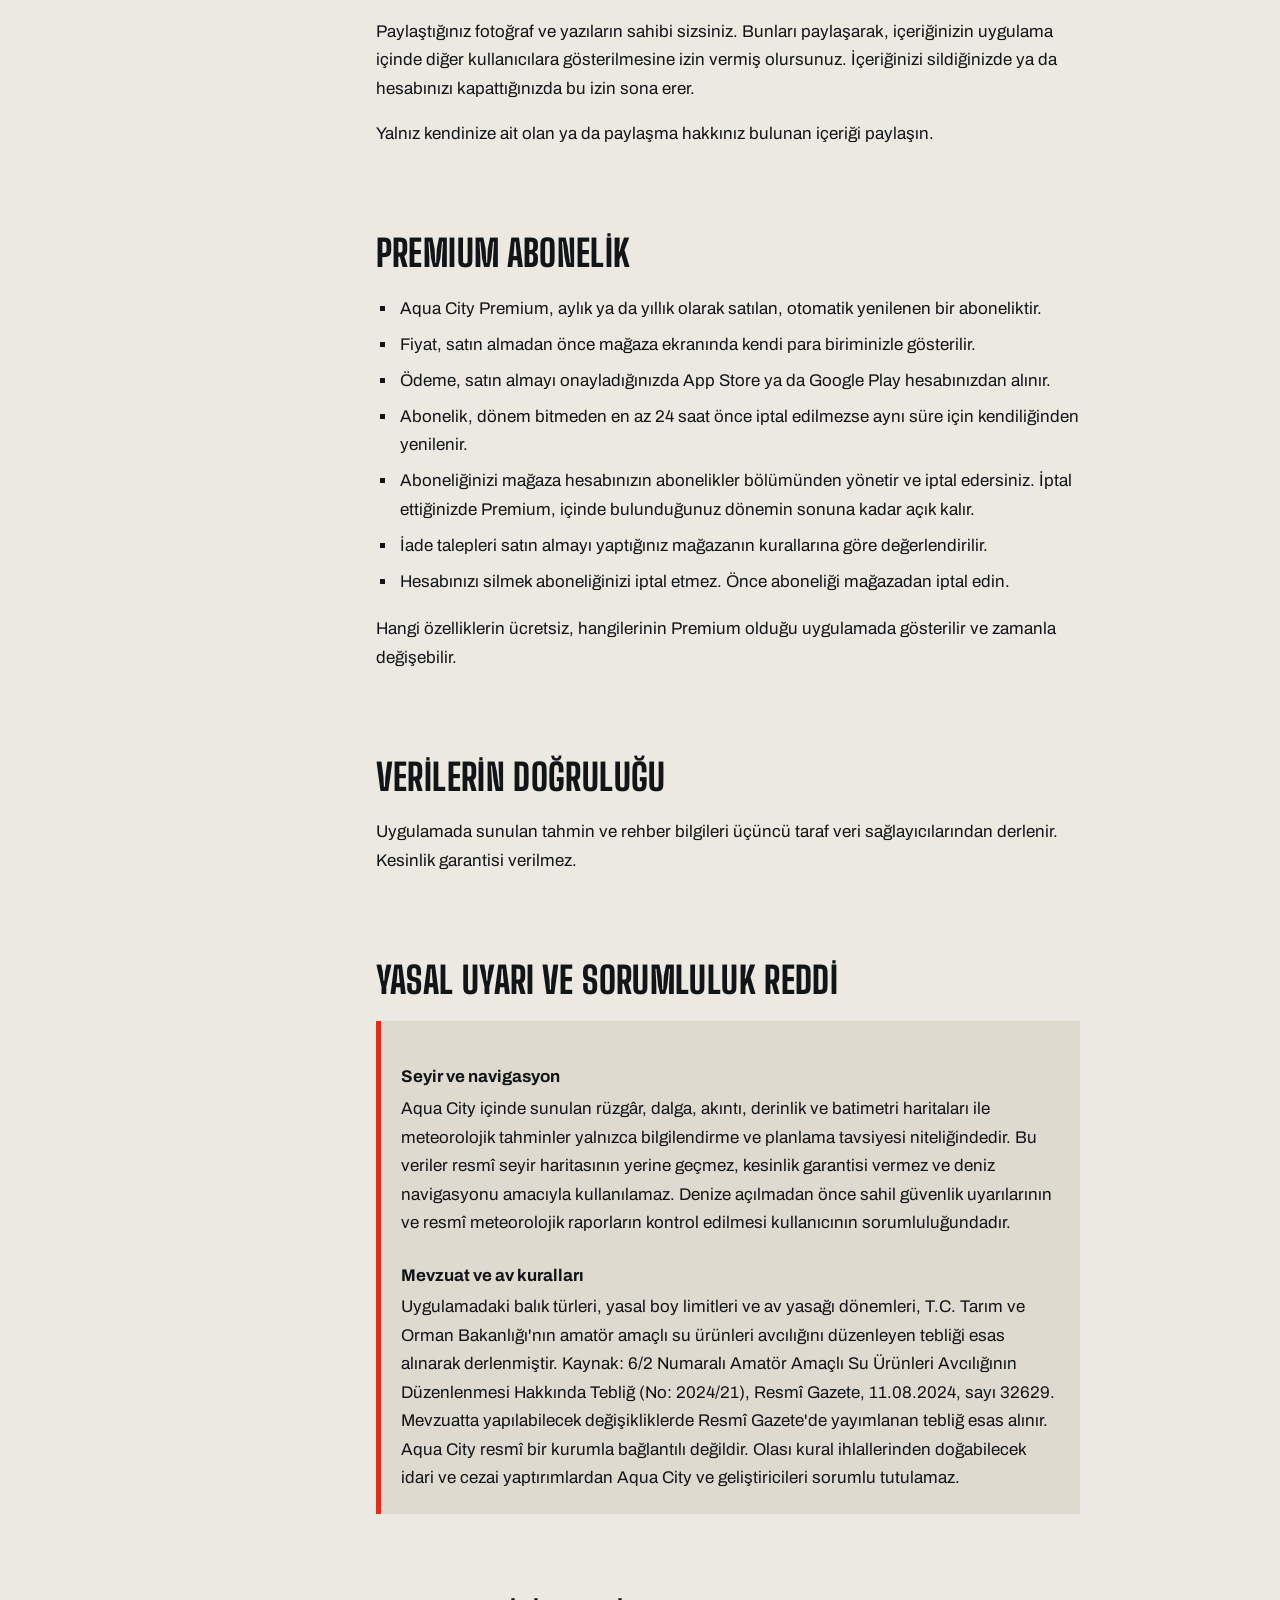
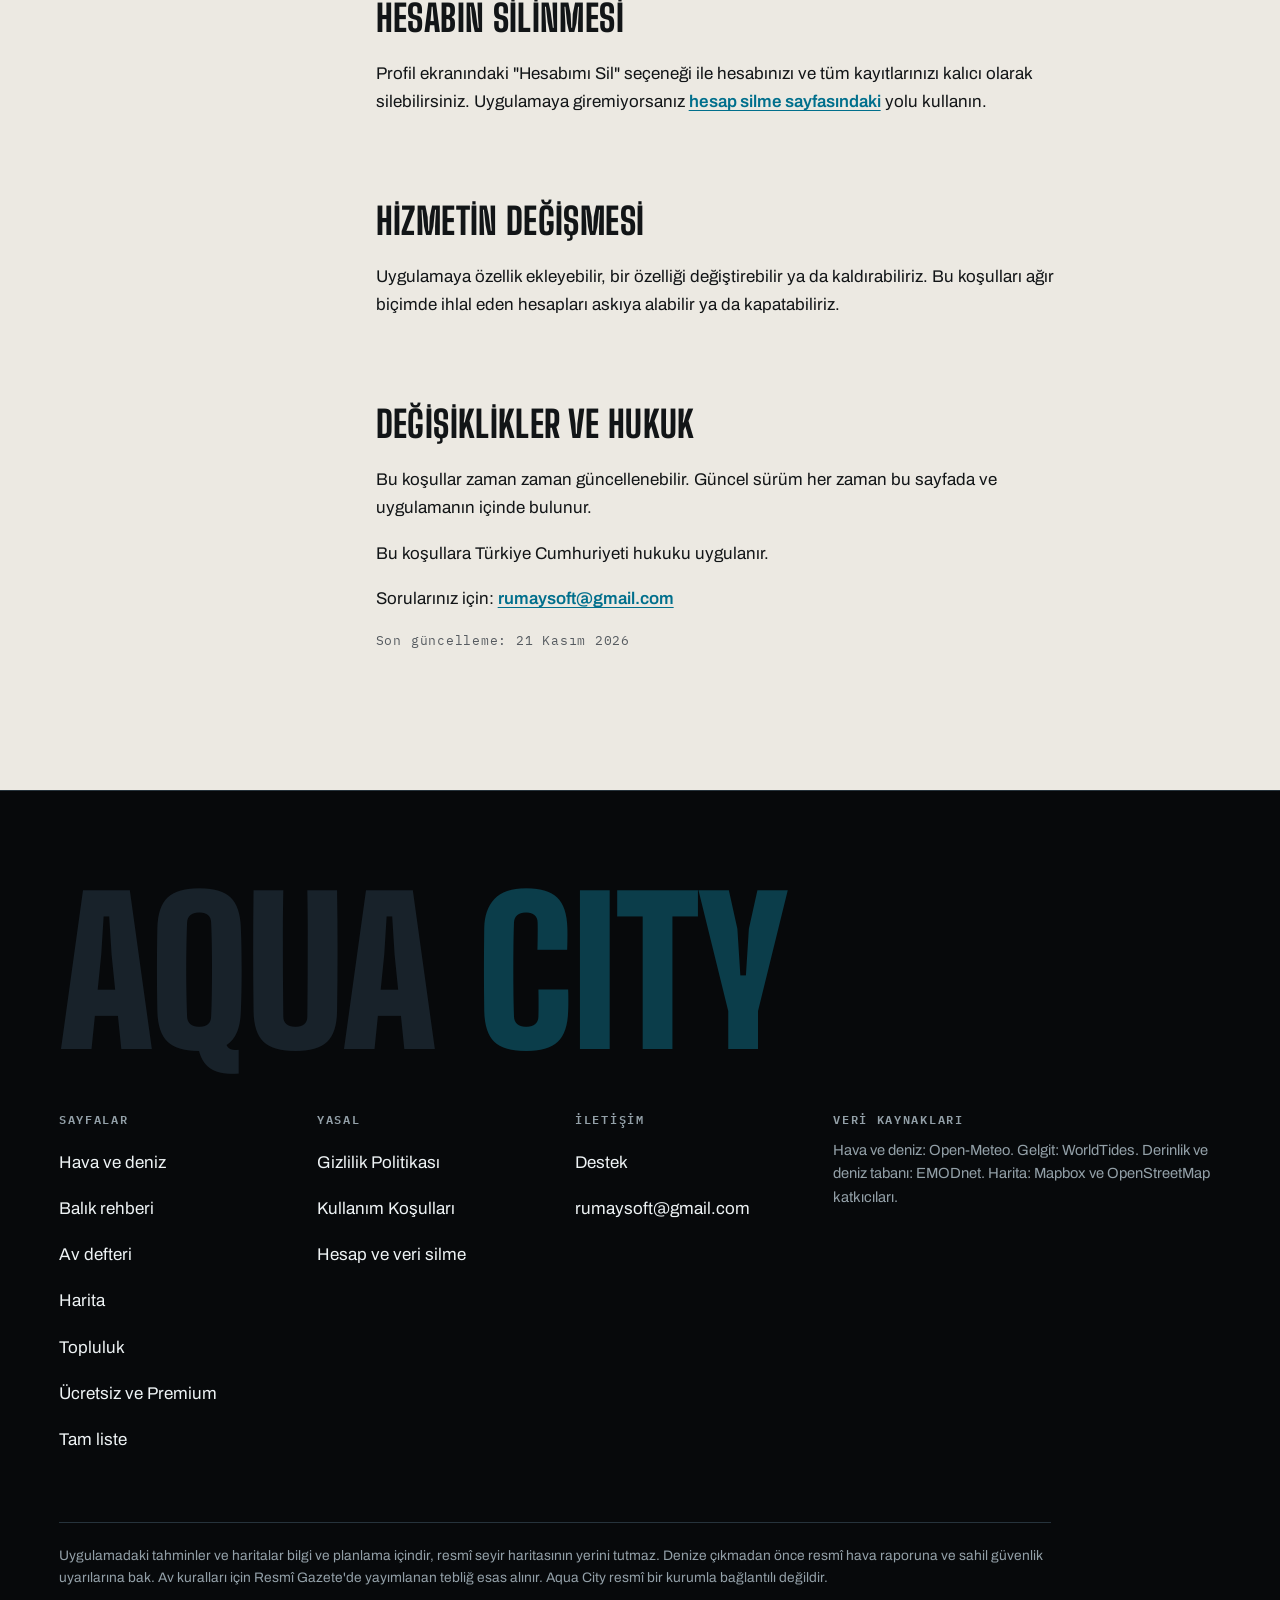
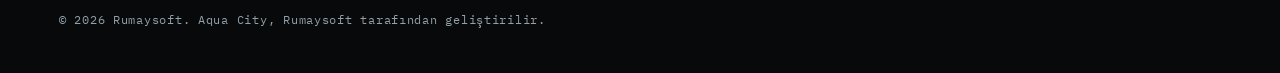
<file: kosullar/index.html>
<!doctype html>
<html lang="tr">
<head>
<meta charset="utf-8">
<meta name="viewport" content="width=device-width, initial-scale=1">
<title>Kullanım Koşulları | Aqua City</title>
<meta name="description" content="Aqua City kullanım koşulları: hesap, topluluk kuralları, Premium abonelik, yasal uyarı ve sorumluluk reddi.">
<meta name="robots" content="noindex">
<meta name="theme-color" content="#07090B">
<meta property="og:type" content="website">
<meta property="og:site_name" content="Aqua City">
<meta property="og:title" content="Kullanım Koşulları | Aqua City">
<meta property="og:description" content="Aqua City kullanım koşulları: hesap, topluluk kuralları, Premium abonelik, yasal uyarı ve sorumluluk reddi.">
<meta property="og:locale" content="tr_TR">
<link rel="canonical" href="https://ahmetbuyukkar3-creator.github.io/aquacity/kosullar/">
<meta property="og:url" content="https://ahmetbuyukkar3-creator.github.io/aquacity/kosullar/">
<meta property="og:image" content="https://ahmetbuyukkar3-creator.github.io/aquacity/assets/img/paylasim.jpg">
<link rel="icon" type="image/png" href="../assets/img/favicon.png">
<link rel="apple-touch-icon" href="../assets/img/apple-touch-icon.png">
<link rel="preload" href="../assets/fonts/bigshoulders-latin.woff2" as="font" type="font/woff2" crossorigin>
<link rel="preload" href="../assets/fonts/archivo-latin.woff2" as="font" type="font/woff2" crossorigin>
<link rel="stylesheet" href="../css/site.css?v=4631f51a">
</head>
<body class="yazi">
<a class="atla" href="#icerik">İçeriğe geç</a>
<header class="ust">
  <a class="ust__ad" href="../" aria-label="Aqua City ana sayfa" lang="en">Aqua <span>City</span></a>
  <nav class="ust__menu" aria-label="Ana menü">
    <a href="../#hava">Hava ve deniz</a>
    <a href="../#rehber">Balık rehberi</a>
    <a href="../#defter">Av defteri</a>
    <a href="../#harita">Harita</a>
    <a href="../#topluluk">Topluluk</a>
    <a href="../#premium" lang="en">Premium</a>
    <a href="../#liste">Tam liste</a>
    <a href="../destek/">Destek</a>
  </nav>
  <p class="ust__durum"><span aria-hidden="true"></span>Yakında</p>
</header>

<main id="icerik">
<article class="belge">
  <header class="belge__bas">
    <p class="etiket">Son güncelleme: 21 Kasım 2026</p>
    <h1>Kullanım Koşulları</h1>
    <p>Aqua City uygulamasını kullanarak aşağıdaki koşulları kabul etmiş olursunuz. Kabul etmiyorsanız lütfen uygulamayı kullanmayın.</p>
  </header>

  <nav class="belge__ici" aria-label="İçindekiler">
    <p>İçindekiler</p>
    <ul>
      <li><a href="#kapsam">Hizmetin kapsamı</a></li>
      <li><a href="#hesap">Hesap</a></li>
      <li><a href="#topluluk">Topluluk kuralları</a></li>
      <li><a href="#icerik">İçeriğinizin hakları</a></li>
      <li><a href="#abonelik">Premium abonelik</a></li>
      <li><a href="#dogruluk">Verilerin doğruluğu</a></li>
      <li><a href="#uyari">Yasal uyarı</a></li>
      <li><a href="#silme">Hesabın silinmesi</a></li>
      <li><a href="#son">Hizmetin değişmesi</a></li>
      <li><a href="#hukuk">Değişiklikler ve hukuk</a></li>
    </ul>
  </nav>

  <div class="belge__metin">
    <h2 id="kapsam">Hizmetin kapsamı</h2>
    <p>Aqua City; deniz hava durumu, rüzgâr, dalga, basınç, gelgit ve solunar verileri ile balık türleri, yasal av boyları ve av yasağı dönemlerine dair bilgilendirme sunar. Ayrıca kullanıcıya özel av defteri, harita ve topluluk paylaşımı özellikleri içerir. Uygulamayı Rumaysoft geliştirir.</p>

    <h2 id="hesap">Hesap</h2>
    <ul>
      <li>Hesap açmak için en az 13 yaşında olmalısınız.</li>
      <li>Hesabınızın güvenliğinden ve hesabınızla yapılan işlemlerden siz sorumlusunuz.</li>
      <li>Başkasının yerine hesap açamaz, başkasının hesabını kullanamazsınız.</li>
    </ul>

    <h2 id="topluluk">Topluluk kuralları</h2>
    <p>Uygunsuz içeriğe ve kötü niyetli kullanıcılara karşı sıfır tolerans uygulanır. Aşağıdakileri paylaşmak yasaktır:</p>
    <ul>
      <li>Hakaret, taciz, tehdit ve nefret söylemi.</li>
      <li>Müstehcen, şiddet içeren ya da rahatsız edici içerik.</li>
      <li>Yasak dönemde, boy altı ya da yasak alanda avcılığı teşvik eden içerik.</li>
      <li>Spam, reklam ve yanıltıcı bilgi.</li>
      <li>Başkalarının haklarını ya da kişisel verilerini ihlal eden içerik.</li>
    </ul>
    <p>Gönderiler yayına girmeden önce onaydan geçer. Her gönderi ve yorumun menüsündeki "Şikayet Et" ile uygunsuz içeriği bildirebilir, "Kullanıcıyı Engelle" ile bir kişinin içeriklerini görmeyi bırakabilirsiniz.</p>
    <p>Şikâyetler en geç 24 saat içinde incelenir. Kurallara aykırı içerik kaldırılır ve paylaşan kullanıcının hesabı askıya alınır. Birden fazla kullanıcının şikâyet ettiği gönderiler inceleme bitene kadar yayından kaldırılır.</p>

    <h2 id="icerik">İçeriğinizin hakları</h2>
    <p>Paylaştığınız fotoğraf ve yazıların sahibi sizsiniz. Bunları paylaşarak, içeriğinizin uygulama içinde diğer kullanıcılara gösterilmesine izin vermiş olursunuz. İçeriğinizi sildiğinizde ya da hesabınızı kapattığınızda bu izin sona erer.</p>
    <p>Yalnız kendinize ait olan ya da paylaşma hakkınız bulunan içeriği paylaşın.</p>

    <h2 id="abonelik"><span lang="en">Premium</span> abonelik</h2>
    <ul>
      <li>Aqua City Premium, aylık ya da yıllık olarak satılan, otomatik yenilenen bir aboneliktir.</li>
      <li>Fiyat, satın almadan önce mağaza ekranında kendi para biriminizle gösterilir.</li>
      <li>Ödeme, satın almayı onayladığınızda App Store ya da Google Play hesabınızdan alınır.</li>
      <li>Abonelik, dönem bitmeden en az 24 saat önce iptal edilmezse aynı süre için kendiliğinden yenilenir.</li>
      <li>Aboneliğinizi mağaza hesabınızın abonelikler bölümünden yönetir ve iptal edersiniz. İptal ettiğinizde Premium, içinde bulunduğunuz dönemin sonuna kadar açık kalır.</li>
      <li>İade talepleri satın almayı yaptığınız mağazanın kurallarına göre değerlendirilir.</li>
      <li>Hesabınızı silmek aboneliğinizi iptal etmez. Önce aboneliği mağazadan iptal edin.</li>
    </ul>
    <p>Hangi özelliklerin ücretsiz, hangilerinin Premium olduğu uygulamada gösterilir ve zamanla değişebilir.</p>

    <h2 id="dogruluk">Verilerin doğruluğu</h2>
    <p>Uygulamada sunulan tahmin ve rehber bilgileri üçüncü taraf veri sağlayıcılarından derlenir. Kesinlik garantisi verilmez.</p>

    <h2 id="uyari">Yasal uyarı ve sorumluluk reddi</h2>
    <div class="kutu kutu--uyari">
      <h3>Seyir ve navigasyon</h3>
      <p>Aqua City içinde sunulan rüzgâr, dalga, akıntı, derinlik ve batimetri haritaları ile meteorolojik tahminler yalnızca bilgilendirme ve planlama tavsiyesi niteliğindedir. Bu veriler resmî seyir haritasının yerine geçmez, kesinlik garantisi vermez ve deniz navigasyonu amacıyla kullanılamaz. Denize açılmadan önce sahil güvenlik uyarılarının ve resmî meteorolojik raporların kontrol edilmesi kullanıcının sorumluluğundadır.</p>
      <h3>Mevzuat ve av kuralları</h3>
      <p>Uygulamadaki balık türleri, yasal boy limitleri ve av yasağı dönemleri, T.C. Tarım ve Orman Bakanlığı'nın amatör amaçlı su ürünleri avcılığını düzenleyen tebliği esas alınarak derlenmiştir. Kaynak: 6/2 Numaralı Amatör Amaçlı Su Ürünleri Avcılığının Düzenlenmesi Hakkında Tebliğ (No: 2024/21), Resmî Gazete, 11.08.2024, sayı 32629. Mevzuatta yapılabilecek değişikliklerde Resmî Gazete'de yayımlanan tebliğ esas alınır. Aqua City resmî bir kurumla bağlantılı değildir. Olası kural ihlallerinden doğabilecek idari ve cezai yaptırımlardan Aqua City ve geliştiricileri sorumlu tutulamaz.</p>
    </div>

    <h2 id="silme">Hesabın silinmesi</h2>
    <p>Profil ekranındaki "Hesabımı Sil" seçeneği ile hesabınızı ve tüm kayıtlarınızı kalıcı olarak silebilirsiniz. Uygulamaya giremiyorsanız <a href="../hesap-silme/">hesap silme sayfasındaki</a> yolu kullanın.</p>

    <h2 id="son">Hizmetin değişmesi</h2>
    <p>Uygulamaya özellik ekleyebilir, bir özelliği değiştirebilir ya da kaldırabiliriz. Bu koşulları ağır biçimde ihlal eden hesapları askıya alabilir ya da kapatabiliriz.</p>

    <h2 id="hukuk">Değişiklikler ve hukuk</h2>
    <p>Bu koşullar zaman zaman güncellenebilir. Güncel sürüm her zaman bu sayfada ve uygulamanın içinde bulunur.</p>
    <p>Bu koşullara Türkiye Cumhuriyeti hukuku uygulanır.</p>
    <p>Sorularınız için: <a href="mailto:rumaysoft@gmail.com">rumaysoft@gmail.com</a></p>
    <p class="tarih">Son güncelleme: 21 Kasım 2026</p>
  </div>
</article>

</main>
<footer class="alt">
  <div class="alt__ic">
    <p class="alt__ad" aria-hidden="true" lang="en">Aqua <span>City</span></p>

    <div class="alt__izgara">
      <div>
        <h2>Sayfalar</h2>
        <ul>
          <li><a href="../#hava">Hava ve deniz</a></li>
          <li><a href="../#rehber">Balık rehberi</a></li>
          <li><a href="../#defter">Av defteri</a></li>
          <li><a href="../#harita">Harita</a></li>
          <li><a href="../#topluluk">Topluluk</a></li>
          <li><a href="../#premium">Ücretsiz ve Premium</a></li>
          <li><a href="../#liste">Tam liste</a></li>
        </ul>
      </div>
      <div>
        <h2>Yasal</h2>
        <ul>
          <li><a href="../gizlilik/">Gizlilik Politikası</a></li>
          <li><a href="../kosullar/">Kullanım Koşulları</a></li>
          <li><a href="../hesap-silme/">Hesap ve veri silme</a></li>
        </ul>
      </div>
      <div>
        <h2>İletişim</h2>
        <ul>
          <li><a href="../destek/">Destek</a></li>
          <li><a href="mailto:rumaysoft@gmail.com">rumaysoft@gmail.com</a></li>
        </ul>
      </div>
      <div class="alt__kaynak">
        <h2>Veri kaynakları</h2>
        <p>Hava ve deniz: Open-Meteo. Gelgit: WorldTides. Derinlik ve deniz tabanı: EMODnet. Harita: Mapbox ve OpenStreetMap katkıcıları.</p>
      </div>
    </div>

    <p class="alt__uyari">Uygulamadaki tahminler ve haritalar bilgi ve planlama içindir, resmî seyir haritasının yerini tutmaz. Denize çıkmadan önce resmî hava raporuna ve sahil güvenlik uyarılarına bak. Av kuralları için Resmî Gazete'de yayımlanan tebliğ esas alınır. Aqua City resmî bir kurumla bağlantılı değildir.</p>

    <p class="alt__son">© 2026 Rumaysoft. <span>Aqua City, Rumaysoft tarafından geliştirilir.</span></p>
  </div>
</footer>

<script src="../js/site.js?v=4631f51a" defer></script>
</body>
</html>
</file>
<file: css/site.css>
/* Aqua City tanitim sitesi.
   Kimlik uygulamanin acilis ekranindan gelir: siyah zemin, camgobegi,
   ic ice halkalar, afis baskisi dokusu. Renkler logodan olculmustur. */

/* --- Yazi tipleri (kendi sunucumuzdan; disariya istek gitmez) ------------ */
@font-face { font-family: "Big Shoulders"; src: url("../assets/fonts/bigshoulders-latin.woff2") format("woff2"); font-weight: 100 900; font-display: swap; unicode-range: U+0000-00FF, U+0131, U+0152-0153, U+02BB-02BC, U+02C6, U+02DA, U+02DC, U+2000-206F, U+20AC, U+2122, U+2191, U+2193, U+2212, U+2215, U+FEFF, U+FFFD; }
@font-face { font-family: "Big Shoulders"; src: url("../assets/fonts/bigshoulders-latin-ext.woff2") format("woff2"); font-weight: 100 900; font-display: swap; unicode-range: U+0100-02BA, U+02BD-02C5, U+02C7-02CC, U+02CE-02D7, U+02DD-02FF, U+1E00-1E9F, U+1EF2-1EFF, U+2020, U+20A0-20AB, U+20AD-20C0, U+2113, U+2C60-2C7F, U+A720-A7FF; }
@font-face { font-family: "Archivo"; src: url("../assets/fonts/archivo-latin.woff2") format("woff2"); font-weight: 100 900; font-display: swap; unicode-range: U+0000-00FF, U+0131, U+0152-0153, U+02BB-02BC, U+02C6, U+02DA, U+02DC, U+2000-206F, U+20AC, U+2122, U+2191, U+2193, U+2212, U+2215, U+FEFF, U+FFFD; }
@font-face { font-family: "Archivo"; src: url("../assets/fonts/archivo-latin-ext.woff2") format("woff2"); font-weight: 100 900; font-display: swap; unicode-range: U+0100-02BA, U+02BD-02C5, U+02C7-02CC, U+02CE-02D7, U+02DD-02FF, U+1E00-1E9F, U+1EF2-1EFF, U+2020, U+20A0-20AB, U+20AD-20C0, U+2113, U+2C60-2C7F, U+A720-A7FF; }
@font-face { font-family: "Plex Mono"; src: url("../assets/fonts/plexmono-400-latin.woff2") format("woff2"); font-weight: 400; font-display: swap; unicode-range: U+0000-00FF, U+0131, U+0152-0153, U+02BB-02BC, U+02C6, U+02DA, U+02DC, U+2000-206F, U+20AC, U+2122, U+2191, U+2193, U+2212, U+2215, U+FEFF, U+FFFD; }
@font-face { font-family: "Plex Mono"; src: url("../assets/fonts/plexmono-400-latin-ext.woff2") format("woff2"); font-weight: 400; font-display: swap; unicode-range: U+0100-02BA, U+02BD-02C5, U+02C7-02CC, U+02CE-02D7, U+02DD-02FF, U+1E00-1E9F, U+1EF2-1EFF, U+2020, U+20A0-20AB, U+20AD-20C0, U+2113, U+2C60-2C7F, U+A720-A7FF; }
@font-face { font-family: "Plex Mono"; src: url("../assets/fonts/plexmono-600-latin.woff2") format("woff2"); font-weight: 600; font-display: swap; unicode-range: U+0000-00FF, U+0131, U+0152-0153, U+02BB-02BC, U+02C6, U+02DA, U+02DC, U+2000-206F, U+20AC, U+2122, U+2191, U+2193, U+2212, U+2215, U+FEFF, U+FFFD; }
@font-face { font-family: "Plex Mono"; src: url("../assets/fonts/plexmono-600-latin-ext.woff2") format("woff2"); font-weight: 600; font-display: swap; unicode-range: U+0100-02BA, U+02BD-02C5, U+02C7-02CC, U+02CE-02D7, U+02DD-02FF, U+1E00-1E9F, U+1EF2-1EFF, U+2020, U+20A0-20AB, U+20AD-20C0, U+2113, U+2C60-2C7F, U+A720-A7FF; }
@font-face { font-family: "Caveat Brush"; src: url("../assets/fonts/caveatbrush-latin.woff2") format("woff2"); font-weight: 400; font-display: swap; unicode-range: U+0000-00FF, U+0131, U+0152-0153, U+02BB-02BC, U+02C6, U+02DA, U+02DC, U+2000-206F, U+20AC, U+2122, U+2191, U+2193, U+2212, U+2215, U+FEFF, U+FFFD; }
@font-face { font-family: "Caveat Brush"; src: url("../assets/fonts/caveatbrush-latin-ext.woff2") format("woff2"); font-weight: 400; font-display: swap; unicode-range: U+0100-02BA, U+02BD-02C5, U+02C7-02CC, U+02CE-02D7, U+02DD-02FF, U+1E00-1E9F, U+1EF2-1EFF, U+2020, U+20A0-20AB, U+20AD-20C0, U+2113, U+2C60-2C7F, U+A720-A7FF; }

/* --- Degiskenler ---------------------------------------------------------- */
:root {
  --murekkep: #07090b;
  --murekkep-2: #0e1418;
  --murekkep-3: #18222a;
  --cizgi-koyu: #26333c;
  --beyaz: #eef3f5;
  --gri: #93a0a8;

  --kagit: #ece9e2;
  --kagit-2: #dedad0;
  --kagit-yazi: #121517;
  --gri-kagit: #565b60;
  --cizgi-acik: #b7b2a5;

  --camgobegi: #01d7fc;       /* logodan olculdu */
  --camgobegi-koyu: #006f8c;  /* acik zeminde okunur ton */
  --kirmizi: #e8291c;
  --neon: #39ff14;            /* uygulamadaki "su an" imleci */

  /* Uygulamanin kendi kart renkleri (lib/theme.dart) */
  --uyg-kart: #10232d;
  --uyg-yuzey: #15313d;
  --uyg-kenar: #274956;
  --uyg-ikincil: #a8bec8;

  --baslik: "Big Shoulders", "Arial Narrow", Impact, sans-serif;
  --metin: "Archivo", system-ui, -apple-system, "Segoe UI", sans-serif;
  --mono: "Plex Mono", ui-monospace, Menlo, Consolas, monospace;
  --el: "Caveat Brush", "Segoe Print", cursive;

  --kenar: clamp(20px, 4.6vw, 68px);
  --genis: 1240px;
}

/* --- Temel ---------------------------------------------------------------- */
*, *::before, *::after { box-sizing: border-box; }
html { -webkit-text-size-adjust: 100%; scroll-behavior: smooth; scroll-padding-top: 84px; }
body {
  margin: 0;
  background: var(--murekkep);
  color: var(--beyaz);
  font: 400 1.0625rem/1.6 var(--metin);
  -webkit-font-smoothing: antialiased;
  text-rendering: optimizeLegibility;
  overflow-x: hidden;
}
/* Kagit greni: butun sayfanin ustunde, cok hafif. */
body::after {
  content: "";
  position: fixed;
  inset: 0;
  z-index: 90;
  pointer-events: none;
  opacity: .5;
  background-image: url("data:image/svg+xml,%3Csvg xmlns='http://www.w3.org/2000/svg' width='220' height='220'%3E%3Cfilter id='n'%3E%3CfeTurbulence type='fractalNoise' baseFrequency='.85' numOctaves='2' stitchTiles='stitch'/%3E%3CfeColorMatrix values='0 0 0 0 .5  0 0 0 0 .5  0 0 0 0 .5  0 0 0 .5 -.12'/%3E%3C/filter%3E%3Crect width='100%25' height='100%25' filter='url(%23n)'/%3E%3C/svg%3E");
  mix-blend-mode: overlay;
}
img, svg { display: block; max-width: 100%; }
img { height: auto; }
a { color: inherit; text-underline-offset: .18em; text-decoration-thickness: .08em; }
a:hover { color: var(--camgobegi); }
p { margin: 0 0 1em; }
h1, h2, h3 { margin: 0; font-weight: 900; }
ul, ol, dl, dd { margin: 0; padding: 0; }
ul, ol { list-style: none; }
:focus-visible { outline: 3px solid var(--camgobegi); outline-offset: 3px; }
::selection { background: var(--camgobegi); color: var(--murekkep); }

.gizli { position: absolute; width: 0; height: 0; overflow: hidden; }
.sr { position: absolute; width: 1px; height: 1px; overflow: hidden; clip-path: inset(50%); white-space: nowrap; }
.atla { position: absolute; left: 12px; top: -60px; z-index: 200; padding: 10px 14px; background: var(--camgobegi); color: var(--murekkep); font-weight: 600; }
.atla:focus { top: 12px; }

.el { font-family: var(--el); font-weight: 400; line-height: 1; }

.etiket,
.bolum__no {
  margin: 0;
  font: 600 .8125rem/1.2 var(--mono);
  letter-spacing: .14em;
  text-transform: uppercase;
}
.buyuk { font-size: clamp(1.15rem, 1.55vw, 1.4rem); line-height: 1.5; }
.kucuk { font-size: .9375rem; color: var(--gri); }
.dar { max-width: 46rem; }

/* --- Ust serit ------------------------------------------------------------ */
.ust {
  position: sticky;
  top: 0;
  z-index: 50;
  display: flex;
  align-items: center;
  gap: clamp(16px, 3vw, 44px);
  padding: 5px var(--kenar);
  background: rgb(7 9 11 / .9);
  color: var(--beyaz);
  backdrop-filter: blur(10px);
  border-bottom: 1px solid var(--cizgi-koyu);
}
.ust__ad {
  font: 900 1.7rem/1 var(--baslik);
  letter-spacing: .01em;
  text-transform: uppercase;
  text-decoration: none;
  color: var(--beyaz);
  white-space: nowrap;
  padding: 9px 0;
}
.ust__ad span { color: var(--camgobegi); }
.ust__ad:hover { color: var(--beyaz); }
.ust__menu { display: flex; gap: clamp(14px, 2.2vw, 30px); margin-left: auto; }
.ust__menu a {
  font: 600 .78rem/1 var(--mono);
  letter-spacing: .1em;
  text-transform: uppercase;
  text-decoration: none;
  color: var(--gri);
  padding: 8px 0;
  border-bottom: 2px solid transparent;
}
.ust__menu a:hover { color: var(--beyaz); border-bottom-color: var(--camgobegi); }
.ust__durum {
  display: flex;
  align-items: center;
  gap: 8px;
  margin: 0;
  padding: 7px 11px 6px;
  border: 1px solid var(--cizgi-koyu);
  font: 600 .75rem/1 var(--mono);
  letter-spacing: .14em;
  text-transform: uppercase;
  white-space: nowrap;
}
.ust__durum span { width: 8px; height: 8px; border-radius: 50%; background: var(--neon); }
/* Dar ekranda menu gizlenmez: basligin altinda yana kayan bir serit olur. */
@media (max-width: 1100px) {
  html { scroll-padding-top: 116px; }
  .ust { flex-wrap: wrap; row-gap: 0; padding-bottom: 0; }
  .ust__durum { margin-left: auto; }
  .ust__menu {
    order: 3;
    flex: 0 0 calc(100% + 2 * var(--kenar));
    margin: 4px calc(-1 * var(--kenar)) 0;
    padding: 0 var(--kenar);
    gap: 24px;
    overflow-x: auto;
    scrollbar-width: none;
    border-top: 1px solid var(--cizgi-koyu);
  }
  .ust__menu::-webkit-scrollbar { display: none; }
  .ust__menu a { padding: 16px 0 14px; white-space: nowrap; border-bottom-width: 0; }
}

/* Premium'a bagli ozelligin yanindaki kucuk etiket (build.mjs koyar). */
.p {
  display: inline-block;
  margin-left: 7px;
  padding: 3px 6px 2px;
  background: var(--camgobegi);
  color: var(--murekkep);
  font: 600 .75rem/1.1 var(--mono);
  letter-spacing: .08em;
  text-transform: uppercase;
  white-space: nowrap;
  vertical-align: .08em;
}
.p--sinir { background: transparent; color: inherit; box-shadow: inset 0 0 0 1px currentColor; }
.bolum--kagit .p { background: var(--kagit-yazi); color: var(--kagit); }
.bolum--kagit .p--sinir { background: transparent; color: inherit; }

/* Bolum icindeki kucuk baslik. */
.ara {
  margin: 0 0 .32em;
  font: 800 clamp(1.7rem, 2.5vw, 2.25rem)/1.12 var(--baslik);
  letter-spacing: .01em;
  text-transform: uppercase;
}

/* --- Giris ---------------------------------------------------------------- */
.giris {
  position: relative;
  padding: clamp(40px, 6vw, 84px) var(--kenar) 0;
  overflow: hidden;
  isolation: isolate;
}
.giris__halka { position: absolute; z-index: -1; filter: url(#hirpala); }
.giris__halka--1 { width: min(62vw, 760px); aspect-ratio: 1; left: -18%; top: -22%; color: #20282e; }
.giris__halka--2 { width: min(44vw, 520px); aspect-ratio: 1; right: -9%; top: -16%; color: var(--kirmizi); opacity: .5; }
.giris__halka--3 { width: min(38vw, 430px); aspect-ratio: 1; right: 22%; bottom: -34%; color: #151b20; }

.giris__ic {
  max-width: var(--genis);
  margin-inline: auto;
  display: grid;
  grid-template-columns: minmax(0, 1.5fr) minmax(0, 1fr);
  gap: clamp(28px, 5vw, 80px);
  align-items: center;
}
.giris .etiket { color: var(--camgobegi); }
.giris h1 {
  margin: .12em 0 .22em;
  font: 900 clamp(3.6rem, 9.8vw, 9.4rem)/1 var(--baslik);
  letter-spacing: -.012em;
  text-transform: uppercase;
  max-width: 7.2em;
}
.giris h1 em { display: block; font-style: normal; color: var(--camgobegi); }
.giris__ozet { max-width: 34rem; font-size: clamp(1.1rem, 1.5vw, 1.32rem); line-height: 1.5; color: #d5dde1; }
.giris__eylem { display: flex; flex-wrap: wrap; align-items: center; gap: 18px 26px; margin-top: 1.8rem; }
.giris__durum { margin: 0; font: 400 .82rem/1.4 var(--mono); letter-spacing: .04em; color: var(--gri); }

.dugme {
  display: inline-block;
  padding: 15px 22px 13px;
  background: var(--camgobegi);
  color: var(--murekkep);
  font: 800 1.35rem/1 var(--baslik);
  letter-spacing: .03em;
  text-transform: uppercase;
  text-decoration: none;
  box-shadow: 5px 5px 0 var(--beyaz);
  rotate: -1.2deg;
  transition: translate .12s, box-shadow .12s;
}
.dugme:hover { color: var(--murekkep); translate: 2px 2px; box-shadow: 3px 3px 0 var(--beyaz); }
.dugme:active { translate: 5px 5px; box-shadow: none; }

.telefon { position: relative; margin: 0 auto; width: min(100%, 318px); rotate: 3.5deg; }
.telefon::before,
.telefon::after {
  content: "";
  position: absolute;
  inset: 0 0 34px;
  border-radius: 40px;
  z-index: -1;
}
/* Baski kaymasi: camgobegi kalip sola, kirmizi cizgi saga kacmis gibi. */
.telefon::before { background: var(--camgobegi); translate: -15px 13px; }
.telefon::after { border: 2px solid var(--kirmizi); translate: 13px -11px; }
.telefon__govde {
  overflow: hidden;
  border: 9px solid #14181b;
  border-radius: 40px;
  background: #000;
  box-shadow: 0 0 0 1px #2c353b;
}
.telefon__govde img { width: 100%; }
.telefon figcaption {
  margin-top: 14px;
  font: 400 .75rem/1 var(--mono);
  letter-spacing: .12em;
  text-transform: uppercase;
  color: var(--gri);
  text-align: center;
}

.giris__serit {
  position: relative;
  max-width: var(--genis);
  margin: clamp(40px, 6vw, 76px) auto 0;
  padding: 26px 0 30px;
  display: flex;
  flex-wrap: wrap;
  gap: 18px clamp(28px, 6vw, 96px);
  border-top: 3px solid var(--beyaz);
}
/* Seridin ustu cetvel gibi cizgili. */
.giris__serit::before {
  content: "";
  position: absolute;
  inset: 0 0 auto;
  height: 14px;
  background:
    repeating-linear-gradient(90deg, var(--beyaz) 0 2px, transparent 2px 60px) 0 0 / 100% 14px no-repeat,
    repeating-linear-gradient(90deg, var(--beyaz) 0 1px, transparent 1px 12px) 0 0 / 100% 7px no-repeat;
  opacity: .8;
}
.giris__serit div { display: flex; align-items: baseline; gap: 12px; }
.giris__serit dt { font: 900 clamp(2.4rem, 4.6vw, 3.9rem)/1 var(--baslik); text-transform: uppercase; }
.giris__serit dd { font: 400 .8rem/1.3 var(--mono); letter-spacing: .08em; text-transform: uppercase; color: var(--gri); max-width: 11rem; }

@media (max-width: 860px) {
  .giris__ic { grid-template-columns: minmax(0, 1fr); }
  .telefon { width: min(74%, 290px); margin-top: 18px; }
}

/* --- Bolumler ------------------------------------------------------------- */
.bolum { position: relative; padding: clamp(76px, 11vw, 156px) var(--kenar); }
.bolum__ic { position: relative; max-width: var(--genis); margin-inline: auto; }
.bolum__no { display: flex; align-items: center; gap: 12px; color: var(--gri); }
.bolum__no b {
  padding: 5px 7px 4px;
  background: var(--camgobegi);
  color: var(--murekkep);
  font-weight: 600;
  letter-spacing: .06em;
}
.bolum h2,
.kapanis h2 {
  margin: .16em 0 .3em;
  font: 900 clamp(3rem, 8.2vw, 7.8rem)/1 var(--baslik);
  letter-spacing: -.012em;
  text-transform: uppercase;
  text-wrap: balance;
}

.bolum--kagit {
  background: var(--kagit);
  color: var(--kagit-yazi);
  /* Elle kesilmis kagit: ust ve alt kenar hafif yamuk. */
  clip-path: polygon(0 0, 100% 1.1vw, 100% 100%, 0 calc(100% - 1.1vw));
}
.bolum--kagit::before {
  /* Kenardan iceri dogru solan nokta dokusu. */
  content: "";
  position: absolute;
  inset: 0;
  pointer-events: none;
  background-image: radial-gradient(circle, rgb(18 21 23 / .32) 1.1px, transparent 1.4px);
  background-size: 7px 7px;
  -webkit-mask-image: linear-gradient(115deg, #000, transparent 26%, transparent 70%, #000 118%);
  mask-image: linear-gradient(115deg, #000, transparent 26%, transparent 70%, #000 118%);
}
.bolum--kagit .bolum__no { color: var(--gri-kagit); }
.bolum--kagit .bolum__no b { background: var(--kagit-yazi); color: var(--kagit); }
.bolum--kagit a:hover { color: var(--camgobegi-koyu); }
.bolum--kagit .kucuk { color: var(--gri-kagit); }

/* --- 01 Hava -------------------------------------------------------------- */
.hava { display: grid; grid-template-columns: minmax(0, 1.05fr) minmax(0, 1fr); gap: clamp(32px, 6vw, 96px); align-items: start; }
.liste { margin-top: 2rem; border-top: 2px solid var(--kagit-yazi); }
.liste div { display: grid; grid-template-columns: 7.2rem 1fr; gap: 16px; padding: 13px 0 12px; border-bottom: 1px solid var(--cizgi-acik); }
.liste dt { font: 600 .8rem/1.6 var(--mono); letter-spacing: .12em; text-transform: uppercase; }
.liste dd { color: #2a2f33; }
.liste--genis div { grid-template-columns: 8.6rem 1fr; }
.liste--genis dt .p { display: table; margin: 4px 0 0; }
@media (max-width: 520px) {
  .liste div, .liste--genis div { grid-template-columns: minmax(0, 1fr); gap: 2px; }
  .liste--genis dt .p { display: inline-block; margin: 0 0 0 7px; }
}

.ekran { margin: clamp(0px, 5vw, 70px) 0 0; rotate: 1.4deg; }
.ekran__kart {
  padding: 22px 22px 8px;
  background: var(--uyg-kart);
  color: #f3fafc;
  border: 1px solid var(--uyg-kenar);
  border-radius: 20px;
  box-shadow: 10px 12px 0 var(--kagit-yazi);
}
.ekran__bas,
.ekran__ara { display: flex; justify-content: space-between; align-items: baseline; margin: 0 0 6px; font-weight: 600; font-size: 1.1rem; }
.ekran__bas span:last-child,
.ekran__ara span:last-child { font: 400 .75rem/1 var(--mono); letter-spacing: .1em; text-transform: uppercase; color: var(--uyg-ikincil); }
.ekran__ara { margin-top: 18px; padding-top: 16px; border-top: 1px solid var(--uyg-kenar); font-size: 1rem; }
.ekran__verim { margin: 12px 0 0; color: var(--uyg-ikincil); font-size: .98rem; line-height: 1.45; }
.ekran__verim b {
  display: table;
  margin-bottom: 9px;
  padding: 7px 14px 6px;
  border: 1px solid var(--uyg-kenar);
  border-radius: 999px;
  background: rgb(0 0 0 / .28);
  color: #f3fafc;
  font-weight: 600;
}
.gelgit { width: 100%; height: auto; overflow: visible; }
.gelgit__dolgu { fill: rgb(1 215 252 / .16); }
.gelgit__cizgi { fill: none; stroke: var(--camgobegi); stroke-width: 3; stroke-linecap: round; }
.gelgit__simdi { stroke: var(--neon); stroke-width: 1.5; stroke-dasharray: 4 4; }
.gelgit__nokta { fill: var(--neon); }
.gelgit__etiket { fill: var(--neon); font: 600 11px var(--mono); letter-spacing: .1em; }
.gelgit__saat text { fill: var(--uyg-ikincil); font: 400 11px var(--mono); }
.ekran__satir { margin-top: 10px; border-top: 1px solid var(--uyg-kenar); }
.ekran__satir li { display: flex; justify-content: space-between; padding: 11px 0; border-bottom: 1px solid var(--uyg-kenar); color: var(--uyg-ikincil); font-size: .98rem; }
.ekran__satir li:last-child { border-bottom: 0; }
.ekran__satir b { color: #f3fafc; font: 600 .95rem/1.6 var(--mono); }
.ekran figcaption { margin-top: 24px; font: 400 .76rem/1.5 var(--mono); letter-spacing: .04em; color: var(--gri-kagit); max-width: 26rem; }

/* Ruzgar gulu, gun seridi: bolumun alt yarisi. */
.hava__alt {
  display: grid;
  grid-template-columns: minmax(0, 1fr) minmax(0, 1.12fr);
  gap: clamp(28px, 6vw, 96px);
  align-items: center;
  margin-top: clamp(52px, 8vw, 104px);
  padding-top: clamp(30px, 4.4vw, 56px);
  border-top: 2px solid var(--kagit-yazi);
}
.gul { margin: 0; }
.gul__cizim { width: 100%; height: auto; overflow: visible; }
.gul__halka { fill: none; stroke: var(--kagit-yazi); stroke-width: 2.5; }
.gul__ic { fill: none; stroke: var(--kagit-yazi); stroke-width: 1; stroke-dasharray: 2 5; }
.gul__cizgi line { stroke: var(--kagit-yazi); stroke-width: 1; }
.gul__cizgi line.ana { stroke-width: 3; }
.gul__kisa { fill: var(--gri-kagit); font: 600 13px var(--mono); }
.gul__ad { fill: var(--kagit-yazi); font: 600 14px var(--mono); letter-spacing: .12em; }
.gul__ad--secili { fill: var(--kirmizi); }
.gul__ok { stroke: var(--kirmizi); stroke-width: 6; stroke-linecap: round; }
.gul__uc { fill: var(--kirmizi); }
.gul__gobek { fill: var(--kagit-yazi); }
.gul figcaption { margin-top: 6px; font: 400 .76rem/1.5 var(--mono); letter-spacing: .04em; color: var(--gri-kagit); text-align: center; }

.hava__ek { display: grid; gap: clamp(22px, 3vw, 36px); }
.hava__ek p { margin: 0; max-width: 34rem; color: #2a2f33; }
.gunler { display: grid; grid-template-columns: repeat(10, minmax(0, 1fr)); margin-top: 16px; max-width: 34rem; border: 2px solid var(--kagit-yazi); }
.gun {
  padding: 11px 2px 9px;
  border-left: 1px solid var(--kagit-yazi);
  font: 600 .75rem/1 var(--mono);
  letter-spacing: .06em;
  text-transform: uppercase;
  text-align: center;
  white-space: nowrap;
}
.gun:first-child { border-left: 0; }
.gun--gecmis { color: var(--gri-kagit); background: repeating-linear-gradient(135deg, transparent 0 5px, rgb(18 21 23 / .13) 5px 6px); }
.gun--bugun { background: var(--kagit-yazi); color: var(--kagit); }

@media (max-width: 860px) {
  .hava { grid-template-columns: minmax(0, 1fr); }
  .gelgit__saat text { font-size: 22px; }
  .gelgit__etiket { font-size: 22px; }
  .gelgit__simdi { stroke-width: 3; }
  .gelgit__cizgi { stroke-width: 5; }
  .ekran { rotate: 0deg; margin-right: 10px; }
  .hava__alt { grid-template-columns: minmax(0, 1fr); }
  .gul__kisa { font-size: 19px; }
  .gul__ad { font-size: 21px; }
}
@media (max-width: 560px) {
  /* Iki satir: ustte gecmis ve bugun, altta ileriki gunler. */
  .gunler { grid-template-columns: repeat(5, minmax(0, 1fr)); }
  .gun:nth-child(5n + 1) { border-left: 0; }
  .gun:nth-child(n + 6) { border-top: 1px solid var(--kagit-yazi); }
}

/* --- 02 Balik rehberi: cetvel -------------------------------------------- */
.cetvel { margin-top: clamp(28px, 4vw, 52px); }
.cetvel__tur { display: flex; flex-wrap: wrap; gap: 8px; }
.tur {
  appearance: none;
  padding: 13px 15px 12px;
  background: transparent;
  color: var(--beyaz);
  border: 1px solid var(--cizgi-koyu);
  border-radius: 0;
  font: 600 .8rem/1 var(--mono);
  letter-spacing: .12em;
  text-transform: uppercase;
  cursor: pointer;
}
.tur:hover { border-color: var(--beyaz); }
.tur[aria-pressed="true"] { background: var(--beyaz); color: var(--murekkep); border-color: var(--beyaz); }

.cetvel__bilgi {
  display: grid;
  grid-template-columns: minmax(0, 1fr) minmax(0, 1.25fr);
  gap: 18px clamp(24px, 5vw, 72px);
  align-items: end;
  margin-top: clamp(22px, 3vw, 38px);
  min-height: 7.6rem;
}
.cetvel__ad { margin: 0; font: 900 clamp(2.6rem, 5.6vw, 4.8rem)/1 var(--baslik); text-transform: uppercase; }
.cetvel__bilimsel { margin: 6px 0 0; color: var(--gri); }
.cetvel__bilimsel i { color: var(--beyaz); }
.cetvel__veri { display: grid; grid-template-columns: repeat(3, minmax(0, 1fr)); gap: 14px 22px; }
.cetvel__veri div { padding-top: 10px; border-top: 2px solid var(--beyaz); }
.cetvel__veri dt { font: 600 .75rem/1.3 var(--mono); letter-spacing: .12em; text-transform: uppercase; color: var(--gri); }
.cetvel__veri dd { margin-top: 5px; font: 800 clamp(1.35rem, 2.3vw, 1.9rem)/1.14 var(--baslik); letter-spacing: .01em; text-transform: uppercase; }
.cetvel__veri .yasak dd { color: var(--kirmizi); }

.cetvel__kaydir { margin-top: 10px; overflow-x: auto; overflow-y: hidden; scrollbar-width: thin; scrollbar-color: var(--cizgi-koyu) transparent; }
.cetvel__ic { min-width: 780px; padding-top: 34px; }
.cetvel__sahne {
  position: relative;
  aspect-ratio: 50 / 20;
  /* Olcu tahtasi: 5 cm'lik kareler (50 cm x 20 cm). */
  background:
    repeating-linear-gradient(90deg, rgb(238 243 245 / .075) 0 1px, transparent 1px 10%),
    repeating-linear-gradient(0deg, rgb(238 243 245 / .075) 0 1px, transparent 1px 25%);
}
.cetvel__balik {
  position: absolute;
  left: 0;
  bottom: 6px;
  width: calc(var(--cm, 18) / 50 * 100%);
  aspect-ratio: var(--oran, 2.9);
  background: var(--camgobegi);
  /* Maske gorseli JS'ten dogrudan verilir: degisken icindeki goreli adres
     tarayicida css klasorune gore cozuluyor ve bulunamiyor. */
  -webkit-mask-size: 100% 100%;
  mask-size: 100% 100%;
  -webkit-mask-repeat: no-repeat;
  mask-repeat: no-repeat;
  transition: opacity .18s;
}
.cetvel.degisiyor .cetvel__balik { opacity: 0; }
.cetvel.korumada .cetvel__balik { background: #5d6a72; }
.cetvel__sinir {
  position: absolute;
  left: calc(var(--boy, 18) / 50 * 100%);
  top: 0;
  bottom: 0;
  border-left: 2px dashed var(--kirmizi);
  transition: left .35s cubic-bezier(.2, .8, .2, 1);
}
.cetvel__sinir span {
  position: absolute;
  left: 0;
  top: -30px;
  translate: -2px 0;
  padding: 5px 8px 4px;
  background: var(--kirmizi);
  color: #fff;
  font: 600 .78rem/1 var(--mono);
  letter-spacing: .08em;
  white-space: nowrap;
}
.cetvel__not {
  position: absolute;
  left: calc(var(--boy, 18) / 50 * 100% + 18px);
  top: 12%;
  margin: 0;
  font-size: clamp(1.5rem, 2.4vw, 2rem);
  color: var(--beyaz);
  rotate: -5deg;
  transition: left .35s cubic-bezier(.2, .8, .2, 1);
}
.cetvel.korumada .cetvel__sinir,
.cetvel.korumada .cetvel__not { display: none; }
.cetvel__damga {
  position: absolute;
  left: 30%;
  top: 30%;
  margin: 0;
  padding: 10px 18px 6px;
  border: 5px solid var(--kirmizi);
  color: var(--kirmizi);
  font: 900 clamp(2rem, 4.4vw, 3.6rem)/1 var(--baslik);
  letter-spacing: .04em;
  text-transform: uppercase;
  rotate: -9deg;
  filter: url(#murekkep);
}
.cetvel__tahta { position: relative; height: 62px; border-top: 3px solid var(--beyaz); background: var(--murekkep-2); }
.cetvel__cizgi { position: absolute; inset: 0 0 auto 0; width: 100%; height: 26px; }
.cetvel__cizgi line { stroke: var(--beyaz); stroke-width: 1.4; vector-effect: non-scaling-stroke; }
.cetvel__sayi span { position: absolute; top: 33px; translate: -50% 0; font: 600 .8rem/1 var(--mono); color: var(--beyaz); }
.cetvel__sayi span:first-child { translate: 0 0; }
.cetvel__sayi span:last-child { translate: -100% 0; }
.cetvel__birim { position: absolute; right: 30px; top: 33px; font: 400 .75rem/1 var(--mono); letter-spacing: .1em; color: var(--gri); }
.cetvel__ipucu { display: none; margin: 10px 0 0; font: 400 .75rem/1 var(--mono); letter-spacing: .12em; text-transform: uppercase; color: var(--gri); }
/* Rehber karti: secilen turun karttaki diger bilgileri. */
.kart { margin-top: clamp(36px, 5vw, 64px); padding-top: 16px; border-top: 3px solid var(--beyaz); }
.kart__ust,
.kart__bas { margin: 0; font: 600 .75rem/1.4 var(--mono); letter-spacing: .12em; text-transform: uppercase; color: var(--gri); }
.kart__durum {
  margin: .5em 0 1.1em;
  font: 800 clamp(1.5rem, 2.7vw, 2.2rem)/1.16 var(--baslik);
  letter-spacing: .01em;
  text-transform: uppercase;
  color: var(--camgobegi);
  text-wrap: balance;
}
.kart__durum b {
  display: inline-block;
  margin-right: 14px;
  padding: 6px 9px 4px;
  background: var(--beyaz);
  color: var(--murekkep);
  font: 600 .78rem/1 var(--mono);
  letter-spacing: .1em;
  vertical-align: .32em;
  white-space: nowrap;
}
.kart__durum.uyari { color: var(--beyaz); }
.kart__durum.yasak { color: var(--kirmizi); }
.kart__durum.yasak b { background: var(--kirmizi); color: #fff; }
.kart__izgara { display: grid; grid-template-columns: minmax(0, 1.25fr) minmax(0, 1fr) minmax(0, 1.1fr) minmax(0, 1fr); gap: 26px clamp(20px, 3vw, 40px); }
.kart__izgara > div { padding-top: 12px; border-top: 1px solid var(--cizgi-koyu); }
.kart__izgara p:not(.kart__bas) { margin: 8px 0 0; color: #c9d3d8; font-size: .98rem; line-height: 1.5; }
.kart__yem { display: flex; flex-wrap: wrap; gap: 6px; margin-top: 10px; }
.kart__yem li { padding: 6px 9px 5px; border: 1px solid var(--cizgi-koyu); font: 400 .8rem/1.2 var(--mono); }
.ay { display: grid; grid-template-columns: repeat(12, minmax(0, 1fr)); gap: 3px; margin-top: 10px; }
.ay li { position: relative; padding: 8px 0 6px; border: 1px solid var(--cizgi-koyu); color: var(--gri); font: 600 .75rem/1 var(--mono); text-align: center; }
.ay li.dolu { background: var(--camgobegi); border-color: var(--camgobegi); color: var(--murekkep); }
/* Icinde bulundugumuz ay: kutunun altinda neon nokta. */
.ay li.simdi::after { content: ""; position: absolute; left: 50%; bottom: -10px; width: 6px; height: 6px; border-radius: 50%; background: var(--neon); translate: -50% 0; }
.kart__izgara p.ay__not { margin-top: 16px; min-height: 1.3em; font: 400 .78rem/1.3 var(--mono); letter-spacing: .04em; color: var(--neon); }
@media (max-width: 1000px) {
  .kart__izgara { grid-template-columns: minmax(0, 1fr) minmax(0, 1fr); }
}
@media (max-width: 560px) {
  .kart__izgara { grid-template-columns: minmax(0, 1fr); }
  .kart__durum b { display: table; margin: 0 0 10px; }
}

.kaynak { margin: clamp(28px, 4vw, 48px) 0 0; max-width: 54rem; font-size: .9rem; color: var(--gri); }
.kaynak a { color: var(--beyaz); white-space: nowrap; }

@media (max-width: 820px) {
  .cetvel__bilgi { grid-template-columns: minmax(0, 1fr); }
  .cetvel__ipucu { display: block; }
}
@media (max-width: 520px) {
  .cetvel__veri { grid-template-columns: minmax(0, 1fr) minmax(0, 1fr); }
}

/* --- 03 Av defteri -------------------------------------------------------- */
.defter { display: grid; grid-template-columns: minmax(0, 1.25fr) minmax(0, 1fr); gap: clamp(36px, 7vw, 110px); align-items: start; }
.defter__yazi p:not(.bolum__no) { max-width: 35rem; }
.defter__yazi .liste { max-width: 38rem; }
.rozet { display: flex; flex-wrap: wrap; gap: 6px; margin-top: 9px; }
.rozet li { padding: 5px 8px 4px; border: 1px solid var(--kagit-yazi); font: 600 .75rem/1.1 var(--mono); letter-spacing: .08em; }
.defter__gizli { margin: 1.7rem 0 1rem; padding: 15px 18px 14px; background: var(--kagit-2); border-left: 5px solid var(--kagit-yazi); font-weight: 500; }
.fis { position: relative; margin: clamp(0px, 5vw, 64px) 0 0; }
/* Yazi uzun: fis, liste okunurken yaninda kalir (ekran fisi alacak kadar yuksekse). */
@media (min-width: 861px) and (min-height: 900px) {
  .fis { position: sticky; top: 104px; }
}
.fis__ozet { display: flex; justify-content: space-between; align-items: center; gap: 12px; margin: 0; }
.fis__ozet b { font: 900 2.7rem/1 var(--baslik); text-transform: uppercase; }
.fis__ozet span { padding: 5px 9px 4px; border: 2px solid #121517; font-weight: 600; font-size: .78rem; letter-spacing: .12em; text-transform: uppercase; }
.fis__tarih { margin: 4px 0 12px; font-size: .82rem; color: #6a6f73; }
.fis__balik { border-top: 1px dotted #a9a59a; }
.fis__balik li { display: flex; justify-content: space-between; gap: 12px; padding: 7px 0; border-bottom: 1px dotted #a9a59a; }
.fis__balik b { font-weight: 600; white-space: nowrap; }
.fis__ara { margin: 18px 0 4px; padding-top: 13px; border-top: 2px dashed #121517; font-weight: 600; font-size: .82rem; letter-spacing: .12em; text-transform: uppercase; }
.fis .fis__kosul div { grid-template-columns: 6.8rem 1fr; }
.fis__kagit {
  position: relative;
  padding: 26px 26px 44px;
  background: #f8f6f1;
  color: #121517;
  font: 400 .95rem/1.5 var(--mono);
  rotate: -2.6deg;
  box-shadow: 12px 14px 0 var(--kagit-yazi);
  /* Alt kenar yirtik fis gibi disli. */
  --dis: 12px;
  -webkit-mask: conic-gradient(from -45deg at bottom, #0000, #000 1deg 89deg, #0000 90deg) 50% 100% / var(--dis) 100%;
  mask: conic-gradient(from -45deg at bottom, #0000, #000 1deg 89deg, #0000 90deg) 50% 100% / var(--dis) 100%;
}
.fis__bas { display: flex; justify-content: space-between; align-items: baseline; margin: 0 0 14px; padding-bottom: 12px; border-bottom: 2px dashed #121517; font-weight: 600; letter-spacing: .12em; text-transform: uppercase; }
.fis__bas span { font-weight: 400; font-size: .75rem; letter-spacing: .08em; color: #6a6f73; }
.fis dl div { display: grid; grid-template-columns: 5.4rem 1fr; gap: 10px; padding: 7px 0; border-bottom: 1px dotted #a9a59a; }
.fis dt { font-size: .76rem; letter-spacing: .1em; text-transform: uppercase; color: #6a6f73; padding-top: 2px; }
.fis dd { font-weight: 600; }
.karalama { display: inline-block; width: min(11.5em, 100%); height: 1.05em; vertical-align: -.15em; background: linear-gradient(90deg, #121517 0 46%, transparent 46% 50%, #121517 50% 100%); }
/* Damga, kosul listesinin kisa degerli satirlarinin (nem, dalga) yanina basilir. */
.fis__alt { position: relative; }
.fis__damga {
  position: absolute;
  right: -6px;
  top: 106px;
  margin: 0;
  padding: 8px 12px 5px;
  border: 4px solid var(--kirmizi);
  color: var(--kirmizi);
  font: 900 1.9rem/1 var(--baslik);
  letter-spacing: .05em;
  text-transform: uppercase;
  rotate: -11deg;
  filter: url(#murekkep);
}
.fis__not { position: absolute; left: 6%; bottom: -46px; margin: 0; font-size: clamp(1.5rem, 2.3vw, 1.95rem); color: var(--camgobegi-koyu); rotate: -3deg; }
@media (max-width: 860px) {
  .defter { grid-template-columns: minmax(0, 1fr); }
  .fis { position: relative; top: auto; margin: 0 14px 34px 4px; }
  .fis__damga { right: -4px; top: 112px; font-size: 1.45rem; border-width: 3px; }
}

/* --- 04 Harita ------------------------------------------------------------ */
.bolum--harita { overflow: hidden; isolation: isolate; }
.egri { position: absolute; inset: 0; z-index: -2; width: 100%; height: 100%; }
.egri__yol path { fill: none; stroke: var(--camgobegi); stroke-width: 1; opacity: .34; vector-effect: non-scaling-stroke; }
.egri__yol path.kalin { stroke-width: 2; opacity: .6; }
.egri__sayi text { fill: var(--camgobegi); font: 400 11px var(--mono); opacity: .8; }
.bolum--harita::after {
  /* Yazinin arkasi okunsun diye soldan gelen karartma. */
  content: "";
  position: absolute;
  inset: 0;
  z-index: -1;
  background: linear-gradient(90deg, var(--murekkep) 0, rgb(7 9 11 / .9) 34%, rgb(7 9 11 / .25) 66%, rgb(7 9 11 / .1) 100%);
}
.harita { display: grid; grid-template-columns: minmax(0, 38rem) minmax(0, 1fr); gap: clamp(30px, 6vw, 90px); align-items: center; }
.zemin { display: flex; flex-wrap: wrap; gap: 10px 22px; margin: 1.4rem 0 1.6rem; }
.zemin li { display: flex; align-items: center; gap: 9px; font: 600 .8rem/1 var(--mono); letter-spacing: .1em; text-transform: uppercase; }
.zemin li::before { content: ""; width: 16px; height: 16px; background: var(--renk); }
/* Harita katmanlari ve araclari: lejant gibi. */
.katman { margin: 0 0 1.6rem; border-top: 2px solid var(--beyaz); }
.katman div { display: grid; grid-template-columns: 11.5rem 1fr; gap: 14px; padding: 12px 0 11px; border-bottom: 1px solid var(--cizgi-koyu); }
.katman dt { font: 600 .8rem/1.6 var(--mono); letter-spacing: .12em; text-transform: uppercase; }
.katman dt .p { display: table; margin: 4px 0 0; }
.katman dd { color: #c9d3d8; }
/* Nokta paneli: haritada bir noktaya basili tutunca acilan kart (ornek). */
.sonda {
  justify-self: center;
  width: min(100%, 330px);
  padding: 20px 22px 18px;
  background: rgb(16 35 45 / .94);
  color: #f3fafc;
  border: 1px solid var(--uyg-kenar);
  border-radius: 20px;
  box-shadow: 10px 12px 0 rgb(0 0 0 / .7);
  rotate: -1.6deg;
}
.sonda__bas { display: flex; align-items: center; gap: 12px; margin: 0; font: 600 .75rem/1 var(--mono); letter-spacing: .12em; text-transform: uppercase; color: var(--uyg-ikincil); }
.sonda__bas span { width: 10px; height: 10px; border-radius: 50%; background: var(--neon); box-shadow: 0 0 0 5px rgb(57 255 20 / .22); }
.sonda__bas i { margin-left: auto; font-style: normal; font-weight: 400; }
.sonda__derin { margin: 18px 0 12px; font: 400 .78rem/1.4 var(--mono); letter-spacing: .1em; text-transform: uppercase; color: var(--uyg-ikincil); }
.sonda__derin b { display: block; margin-bottom: 4px; font: 900 clamp(3.6rem, 6vw, 5rem)/.92 var(--baslik); letter-spacing: 0; color: var(--camgobegi); }
.sonda dl div { display: flex; justify-content: space-between; gap: 12px; padding: 10px 0 9px; border-top: 1px solid var(--uyg-kenar); }
.sonda dt { color: var(--uyg-ikincil); font-size: .95rem; }
.sonda dd { font: 600 .92rem/1.6 var(--mono); }
.sonda__yer { margin: 0; padding-top: 12px; border-top: 1px solid var(--uyg-kenar); font: 400 .78rem/1.5 var(--mono); letter-spacing: .06em; color: var(--uyg-ikincil); }
@media (max-width: 860px) {
  /* Ustte yazi okunsun diye koyu, altta panelin cevresinde egriler gorunur. */
  .bolum--harita::after { background: linear-gradient(180deg, rgb(7 9 11 / .9) 0, rgb(7 9 11 / .93) 62%, rgb(7 9 11 / .4) 100%); }
  .harita { grid-template-columns: minmax(0, 1fr); }
  .sonda { justify-self: start; margin: 10px 12px 0 0; rotate: 0deg; }
}
@media (max-width: 520px) {
  .katman div { grid-template-columns: minmax(0, 1fr); gap: 2px; }
  .katman dt .p { display: inline-block; margin: 0 0 0 7px; }
}

/* --- 05 Topluluk ---------------------------------------------------------- */
.topluluk { display: grid; grid-template-columns: minmax(0, 1fr) minmax(0, 1.08fr); gap: clamp(32px, 6vw, 96px); align-items: start; }
.topluluk .liste { margin-bottom: 1.4rem; }
.pano { position: relative; margin-top: clamp(0px, 4vw, 60px); padding: 28px 30px 34px; background: var(--kagit-yazi); color: var(--kagit); rotate: 1.2deg; }
.pano__bas { margin: 0 0 12px; font: 600 .78rem/1 var(--mono); letter-spacing: .14em; text-transform: uppercase; color: var(--camgobegi); }
.pano ol { counter-reset: kural; }
.pano li {
  counter-increment: kural;
  display: grid;
  grid-template-columns: 3.1rem 1fr;
  gap: 4px;
  align-items: baseline;
  padding: 14px 0 12px;
  border-bottom: 1px solid #333b41;
  font-size: 1.06rem;
  line-height: 1.4;
}
.pano li:last-child { border-bottom: 0; }
.pano li::before { content: counter(kural, decimal-leading-zero); font: 900 2rem/1 var(--baslik); color: var(--camgobegi); }
.pano__damga {
  position: absolute;
  right: -14px;
  top: -30px;
  margin: 0;
  padding: 9px 13px 5px;
  background: var(--kagit);
  border: 4px solid var(--kirmizi);
  color: var(--kirmizi);
  font: 900 1.75rem/1 var(--baslik);
  letter-spacing: .05em;
  text-transform: uppercase;
  rotate: 7deg;
}
@media (max-width: 860px) {
  .topluluk { grid-template-columns: minmax(0, 1fr); }
  .pano { margin: 26px 8px 0 0; }
  .pano__damga { right: -6px; }
}

/* --- 06 Premium ----------------------------------------------------------- */
.ikili { display: grid; grid-template-columns: minmax(0, 1fr) minmax(0, 1.1fr); gap: clamp(24px, 4vw, 56px); margin: clamp(8px, 2vw, 24px) 0 clamp(26px, 4vw, 44px); align-items: start; }
.ikili__sutun { padding: 26px 28px 14px; border: 1px solid var(--cizgi-koyu); }
.ikili__sutun h3 { margin-bottom: 8px; font: 900 clamp(2rem, 3.6vw, 3rem)/1 var(--baslik); letter-spacing: .01em; text-transform: uppercase; }
.ikili__sutun li { position: relative; padding: 12px 0 11px 26px; border-top: 1px solid var(--cizgi-koyu); line-height: 1.45; }
.ikili__sutun li::before { content: ""; position: absolute; left: 0; top: 1.25em; width: 12px; height: 3px; background: var(--gri); }
.ikili__sutun--premium { border: 3px solid var(--camgobegi); box-shadow: 9px 9px 0 var(--camgobegi); translate: 0 -14px; }
.ikili__sutun--premium h3 { color: var(--camgobegi); }
.ikili__sutun--premium li::before { background: var(--camgobegi); }
@media (max-width: 760px) {
  .ikili { grid-template-columns: minmax(0, 1fr); }
  .ikili__sutun--premium { translate: none; margin-right: 9px; }
}

/* --- 07 Tam liste: uygulamanin bes sekmesi -------------------------------- */
.sekmeler { display: grid; grid-template-columns: repeat(5, minmax(0, 1fr)); gap: 34px clamp(18px, 2.4vw, 34px); margin-top: clamp(28px, 4vw, 52px); align-items: start; }
.sekme { padding-top: 14px; border-top: 3px solid var(--kagit-yazi); }
.sekme__no { margin: 0; font: 600 .75rem/1 var(--mono); letter-spacing: .14em; text-transform: uppercase; color: var(--gri-kagit); }
.sekme h3 { margin: 6px 0 12px; font: 900 clamp(2.3rem, 3.5vw, 3.2rem)/1 var(--baslik); letter-spacing: .005em; text-transform: uppercase; }
.sekme li { padding: 10px 0 9px; border-top: 1px solid var(--cizgi-acik); font-size: .98rem; line-height: 1.4; color: #2a2f33; }
.sekme li .p { margin-left: 5px; }
.sekmeler__not { margin: clamp(24px, 3vw, 40px) 0 0; font: 400 .8rem/1.6 var(--mono); letter-spacing: .04em; color: var(--gri-kagit); }
.sekmeler__not .p { margin: 0 6px 0 0; }
@media (max-width: 1180px) {
  .sekmeler { grid-template-columns: repeat(3, minmax(0, 1fr)); }
}
@media (max-width: 760px) {
  .sekmeler { grid-template-columns: minmax(0, 1fr) minmax(0, 1fr); }
}
@media (max-width: 500px) {
  .sekmeler { grid-template-columns: minmax(0, 1fr); gap: 28px; }
  .sekme li { padding: 8px 0 7px; }
}

/* --- Kapanis -------------------------------------------------------------- */
.kapanis { padding: clamp(70px, 10vw, 140px) var(--kenar); background: var(--camgobegi); color: var(--murekkep); }
.kapanis__ic { display: grid; grid-template-columns: minmax(0, 1fr) minmax(0, 1.05fr); gap: clamp(30px, 6vw, 90px); align-items: center; }
.kapanis h2 { margin-top: 0; }
.kapanis p { max-width: 33rem; }
.kapanis a { font-weight: 600; }
.kapanis a:hover { color: #fff; }
.kapanis__afis { rotate: 2deg; box-shadow: -12px 14px 0 var(--murekkep); }
@media (max-width: 860px) {
  .kapanis__ic { grid-template-columns: minmax(0, 1fr); }
  .kapanis__afis { margin-left: 12px; width: calc(100% - 12px); }
}

/* --- Alt ------------------------------------------------------------------ */
.alt { padding: clamp(56px, 8vw, 110px) var(--kenar) 44px; background: var(--murekkep); color: var(--beyaz); border-top: 1px solid var(--cizgi-koyu); }
.alt__ic { max-width: var(--genis); margin-inline: auto; }
.alt__ad { margin: 0 0 clamp(30px, 5vw, 60px); font: 900 clamp(4rem, 15.5vw, 15rem)/.8 var(--baslik); letter-spacing: -.01em; text-transform: uppercase; color: var(--murekkep-3); white-space: nowrap; }
.alt__ad span { color: #0b3d4a; }
.alt__izgara { display: grid; grid-template-columns: repeat(3, minmax(0, .8fr)) minmax(0, 1.5fr); gap: 34px clamp(22px, 4vw, 60px); }
.alt h2 { margin-bottom: 14px; font: 600 .76rem/1 var(--mono); letter-spacing: .14em; text-transform: uppercase; color: var(--gri); }
.alt li a { display: inline-block; padding: 10px 0 9px; text-decoration: none; }
.alt li a:hover { text-decoration: underline; }
.alt__kaynak p { font-size: .92rem; color: var(--gri); }
.alt__uyari { margin: clamp(34px, 5vw, 60px) 0 0; padding-top: 22px; border-top: 1px solid var(--cizgi-koyu); max-width: 62rem; font-size: .86rem; line-height: 1.6; color: var(--gri); }
.alt__son { margin: 22px 0 0; font: 400 .76rem/1.5 var(--mono); letter-spacing: .06em; color: var(--gri); }
@media (max-width: 820px) {
  .alt__izgara { grid-template-columns: minmax(0, 1fr) minmax(0, 1fr); }
  .alt__kaynak { grid-column: 1 / -1; }
}

/* --- Yazi sayfalari (gizlilik, kosullar, hesap silme, destek) ------------ */
body.yazi { background: var(--kagit); color: var(--kagit-yazi); }
body.yazi main { padding: clamp(44px, 7vw, 96px) var(--kenar) clamp(70px, 10vw, 140px); }
.belge { max-width: var(--genis); margin-inline: auto; display: grid; grid-template-columns: minmax(0, 15rem) minmax(0, 44rem); gap: clamp(28px, 6vw, 90px); align-items: start; }
.belge__bas { grid-column: 1 / -1; padding-bottom: clamp(20px, 3vw, 34px); border-bottom: 3px solid var(--kagit-yazi); }
.belge__bas .etiket { color: var(--gri-kagit); }
.belge__bas h1 { margin: .22em 0 .2em; font: 900 clamp(3rem, 8vw, 7rem)/1 var(--baslik); letter-spacing: -.01em; text-transform: uppercase; text-wrap: balance; }
.belge__bas p:last-child { margin: 0; max-width: 44rem; font-size: 1.14rem; }
.belge__ici { position: sticky; top: 92px; font: 400 .8rem/1.45 var(--mono); }
.belge__ici p { margin: 0 0 10px; font-weight: 600; letter-spacing: .14em; text-transform: uppercase; color: var(--gri-kagit); }
.belge__ici li { border-top: 1px solid var(--cizgi-acik); }
.belge__ici a { display: block; padding: 11px 0 10px; text-decoration: none; }
.belge__ici a:hover { color: var(--camgobegi-koyu); }
.belge__metin { font-size: 1.06rem; line-height: 1.68; }
.belge__metin h2 { margin: 2.3em 0 .55em; font: 800 clamp(1.7rem, 3vw, 2.3rem)/1.12 var(--baslik); letter-spacing: .01em; text-transform: uppercase; scroll-margin-top: 92px; }
.belge__metin h2:first-child { margin-top: 0; }
.belge__metin h3 { margin: 1.6em 0 .4em; font: 700 1.06rem/1.3 var(--metin); }
.belge__metin ul, .belge__metin ol { margin: 0 0 1.1em; padding-left: 1.25em; }
.belge__metin ul { list-style: square; }
.belge__metin ol { list-style: decimal; }
.belge__metin li { margin-bottom: .45em; padding-left: .2em; }
.belge__metin a { color: var(--camgobegi-koyu); font-weight: 600; }
.belge__metin a:hover { color: var(--kagit-yazi); }
.belge__metin table { width: 100%; margin: 0 0 1.4em; border-collapse: collapse; font-size: .96rem; line-height: 1.5; }
.belge__metin th, .belge__metin td { padding: 11px 14px 10px 0; border-bottom: 1px solid var(--cizgi-acik); text-align: left; vertical-align: top; }
.belge__metin th { font: 600 .75rem/1.4 var(--mono); letter-spacing: .12em; text-transform: uppercase; color: var(--gri-kagit); border-bottom: 2px solid var(--kagit-yazi); }
.belge__metin td:first-child { font-weight: 600; white-space: nowrap; }
.tablo { overflow-x: auto; }
.kutu { margin: 0 0 1.4em; padding: 18px 20px 4px; background: var(--kagit-2); border-left: 5px solid var(--kagit-yazi); }
.kutu--uyari { border-left-color: var(--kirmizi); }
.adim { counter-reset: adim; padding: 0 !important; list-style: none !important; }
.adim li { counter-increment: adim; display: grid; grid-template-columns: 3.2rem 1fr; align-items: baseline; padding: 14px 0 12px; margin: 0; border-bottom: 1px solid var(--cizgi-acik); }
.adim li::before { content: counter(adim, decimal-leading-zero); font: 900 2rem/1 var(--baslik); color: var(--camgobegi-koyu); }
.eposta { display: inline-block; margin: 4px 0 1.2em; padding: 14px 20px 12px; background: var(--kagit-yazi); color: var(--kagit) !important; font: 600 1rem/1.2 var(--mono); text-decoration: none; box-shadow: 6px 6px 0 var(--camgobegi); }
.eposta:hover { translate: 2px 2px; box-shadow: 4px 4px 0 var(--camgobegi); }
.tarih { font: 400 .8rem/1.5 var(--mono); letter-spacing: .06em; color: var(--gri-kagit); }
@media (max-width: 860px) {
  .belge { grid-template-columns: minmax(0, 1fr); }
  .belge__ici { position: static; }
  .belge__metin td:first-child { white-space: normal; }
}

/* Telefonda tablo yana kaydirilmaz; her satir alt alta bir karta donusur.
   Sutun basligi hucrenin ustune yazilir (data-etiket, build.mjs ekler). */
@media (max-width: 640px) {
  .tablo { overflow-x: visible; }
  .belge__metin table, .belge__metin tbody, .belge__metin tr, .belge__metin td { display: block; }
  .belge__metin thead { position: absolute; width: 1px; height: 1px; overflow: hidden; clip-path: inset(50%); }
  .belge__metin tr { padding: 14px 0 12px; border-bottom: 1px solid var(--cizgi-acik); }
  .belge__metin tbody tr:first-child { border-top: 2px solid var(--kagit-yazi); }
  .belge__metin td { padding: 0; border: 0; }
  .belge__metin td:first-child { font-size: 1.06rem; }
  .belge__metin td + td { margin-top: 8px; }
  .belge__metin td + td::before {
    content: attr(data-etiket);
    display: block;
    margin-bottom: 1px;
    font: 600 .75rem/1.4 var(--mono);
    letter-spacing: .12em;
    text-transform: uppercase;
    color: var(--gri-kagit);
  }
}

/* --- Hareket ------------------------------------------------------------- */
@media (prefers-reduced-motion: reduce) {
  html { scroll-behavior: auto; }
  *, *::before, *::after { transition: none !important; animation: none !important; }
}
@media print {
  .ust, .alt__ad, body::after { display: none; }
  body.yazi { background: #fff; }
}
</file>
